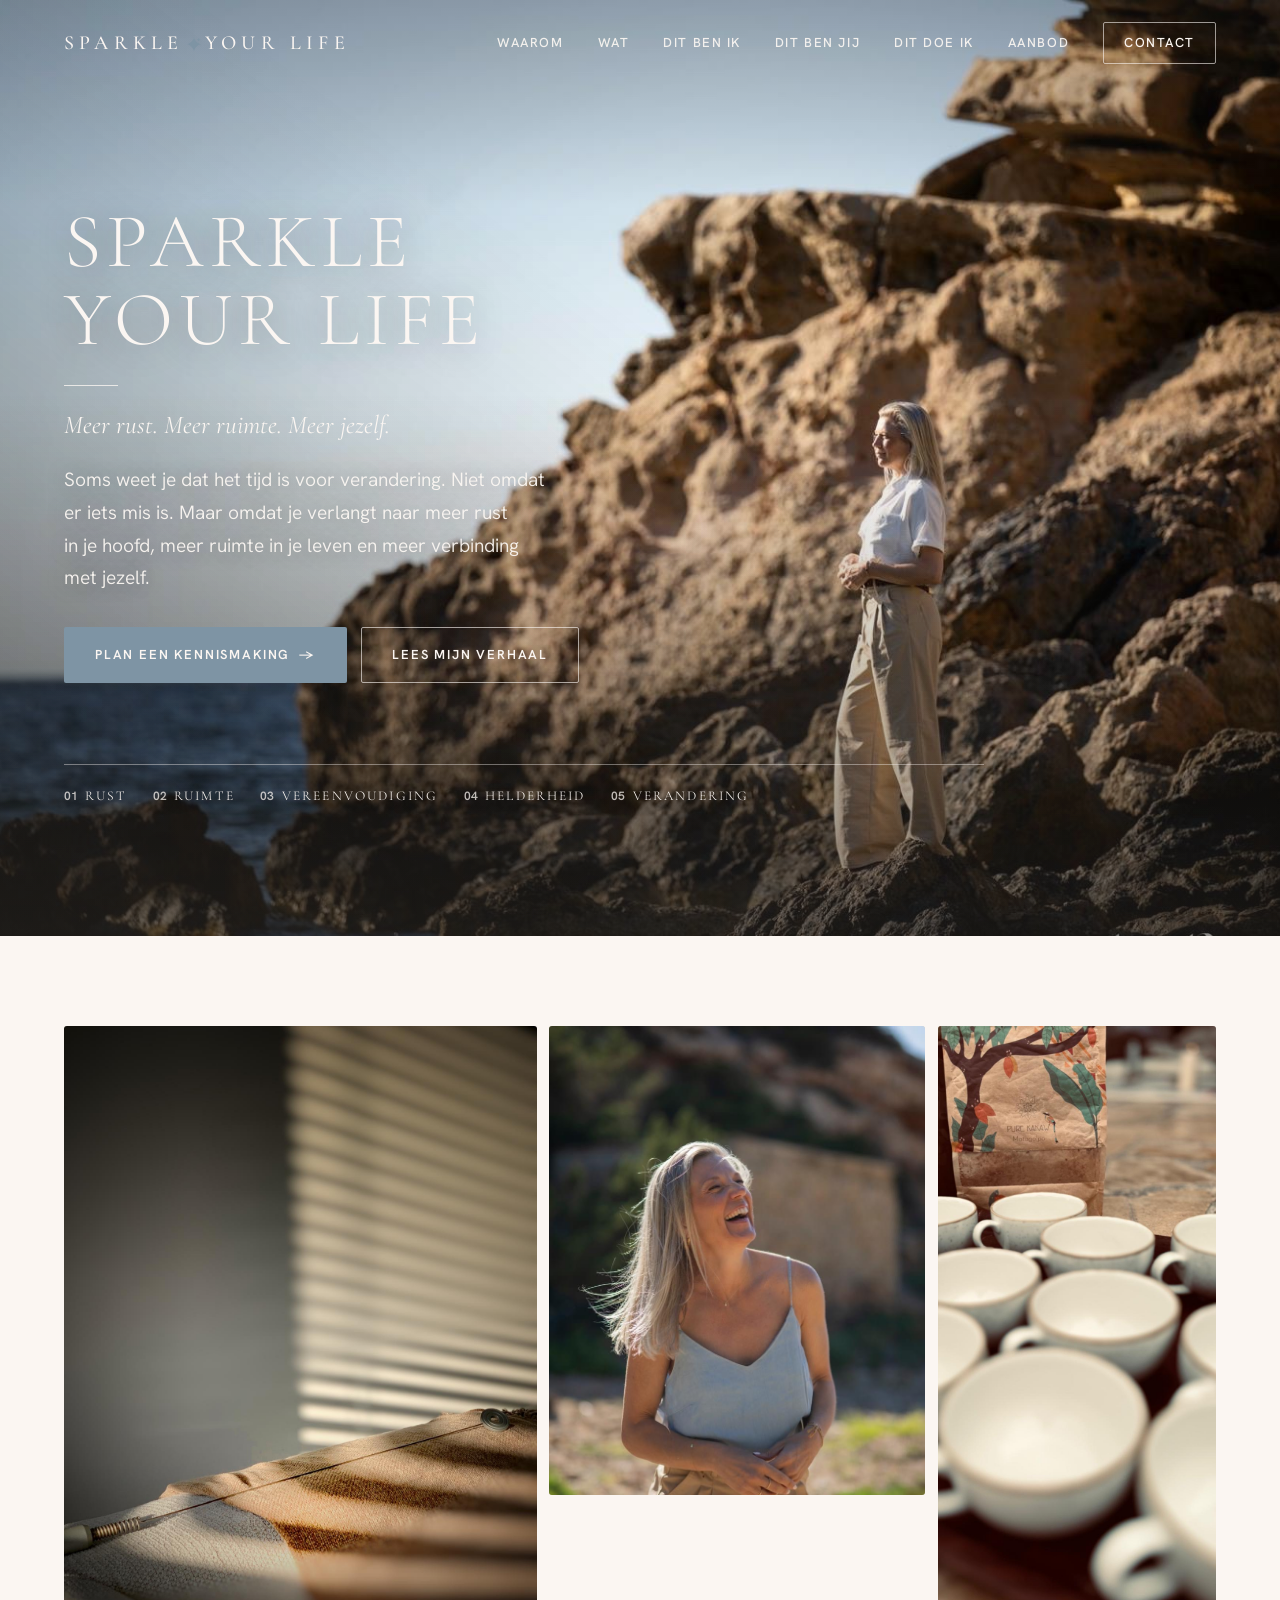
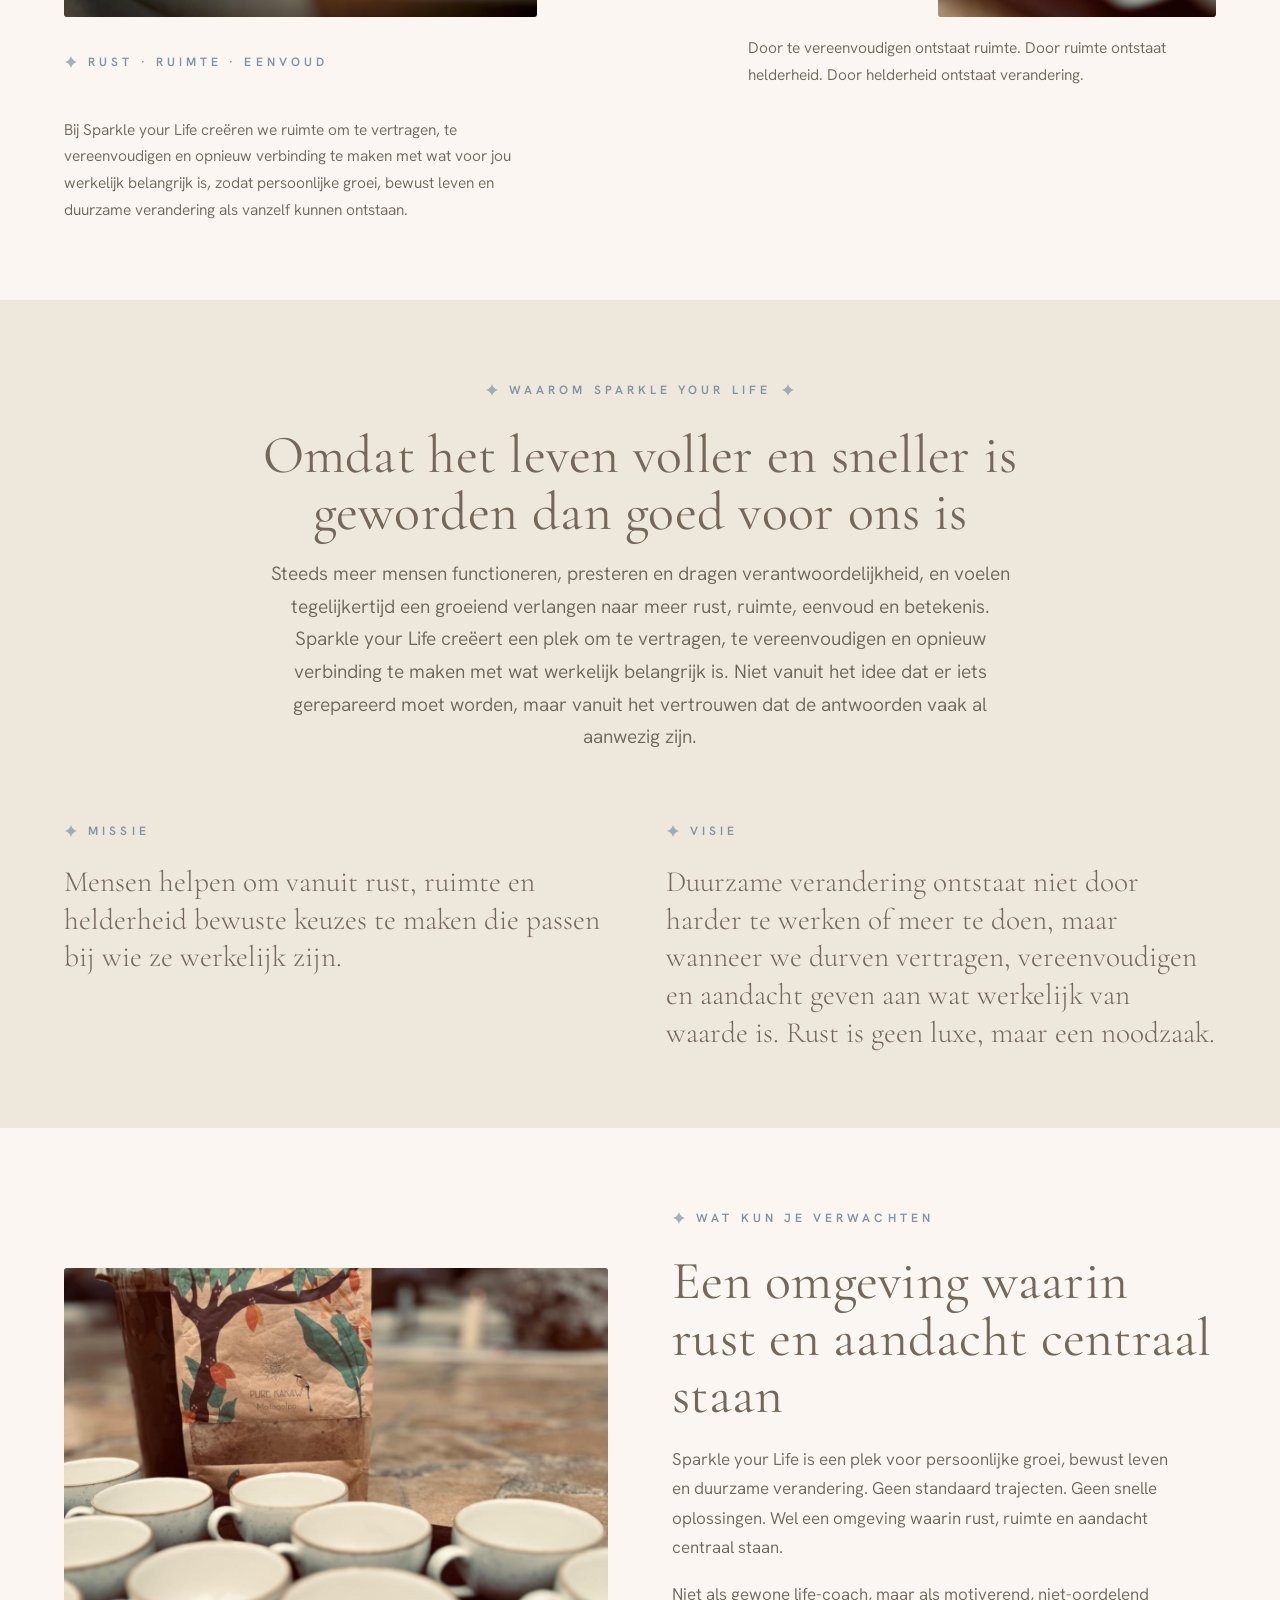
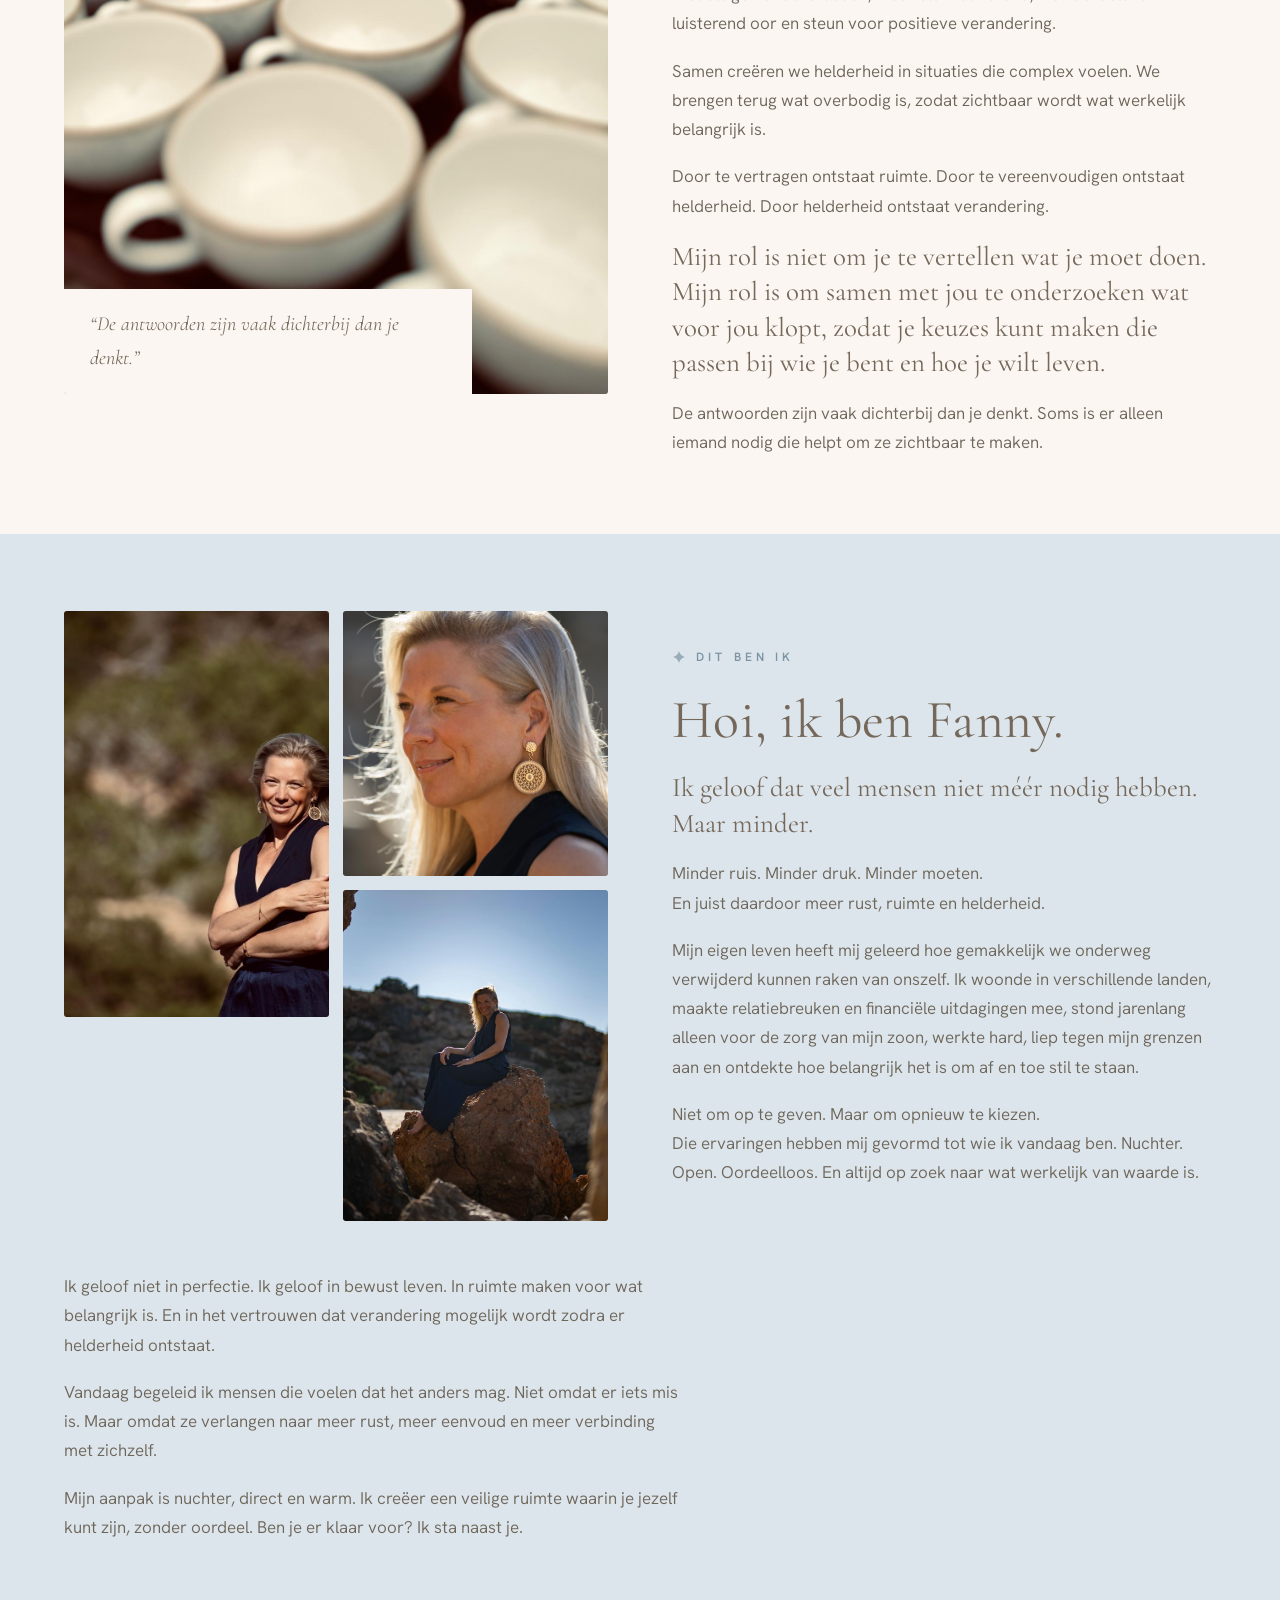
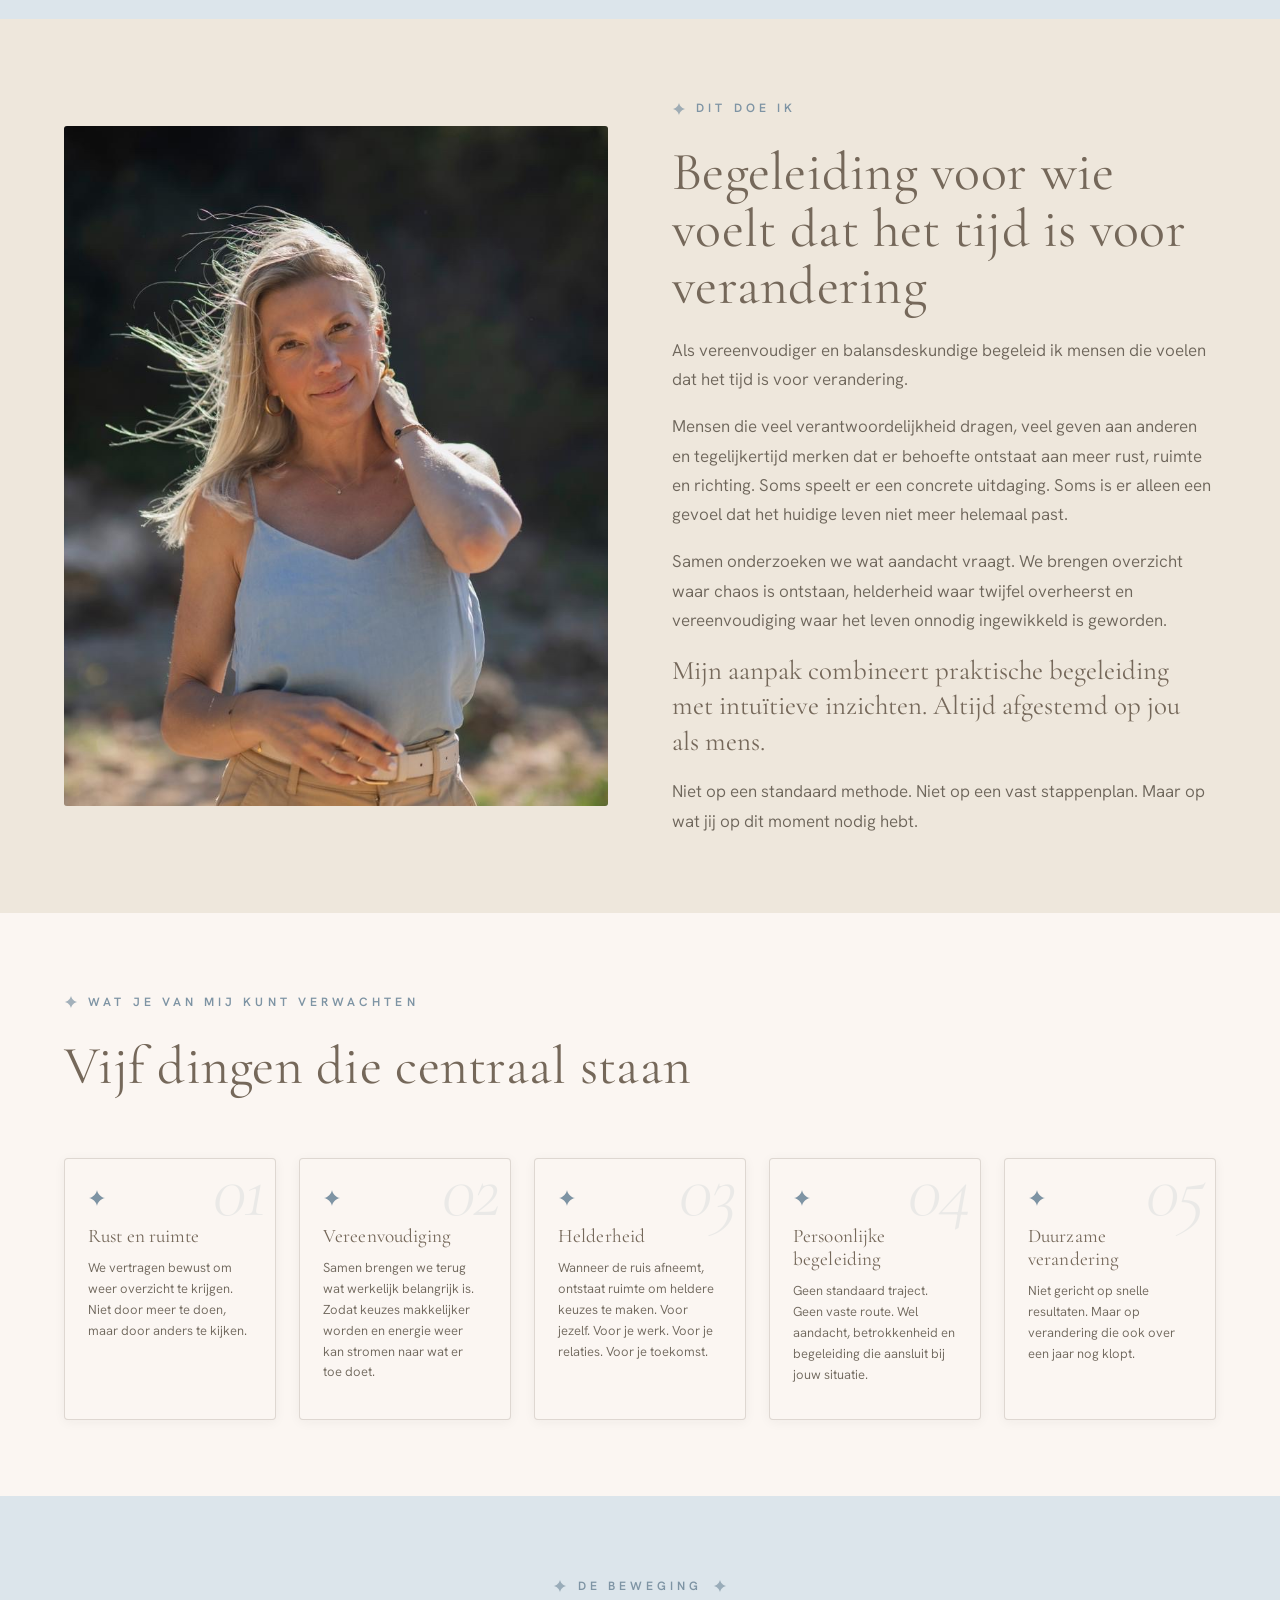
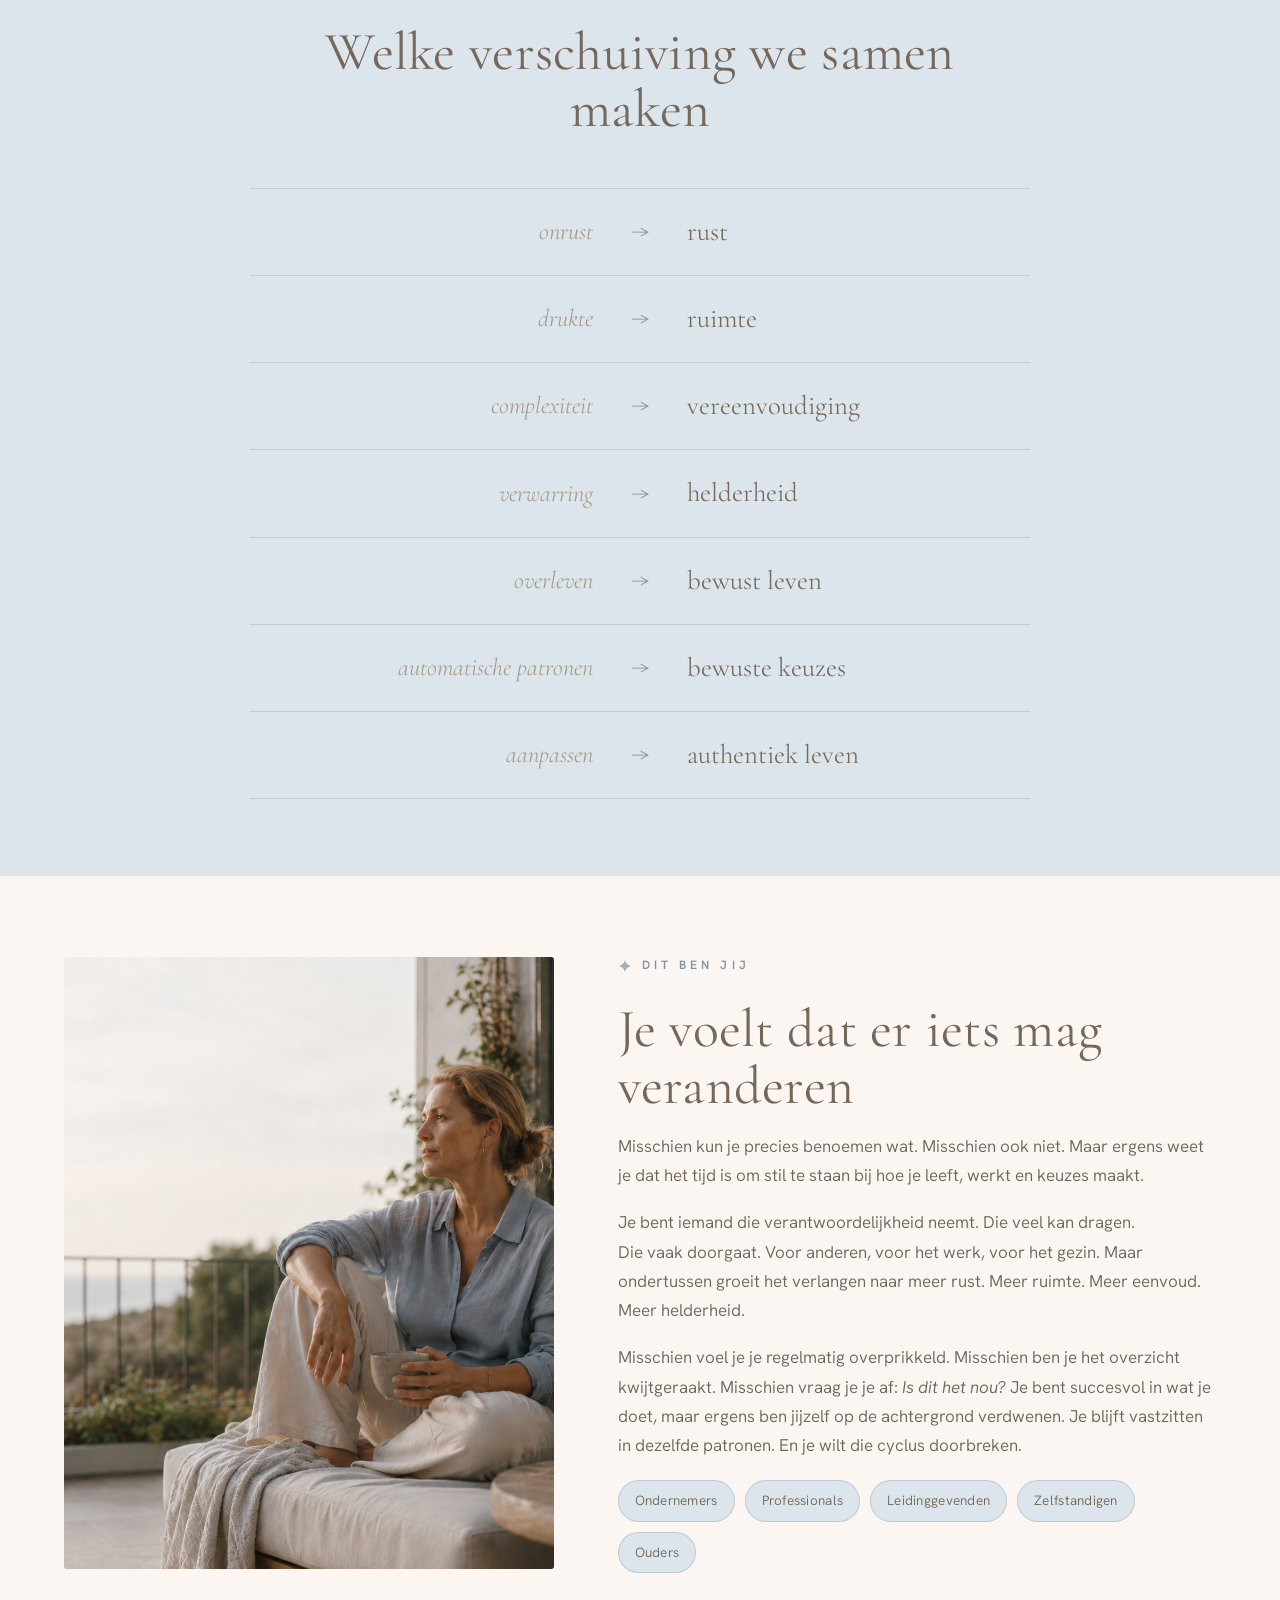
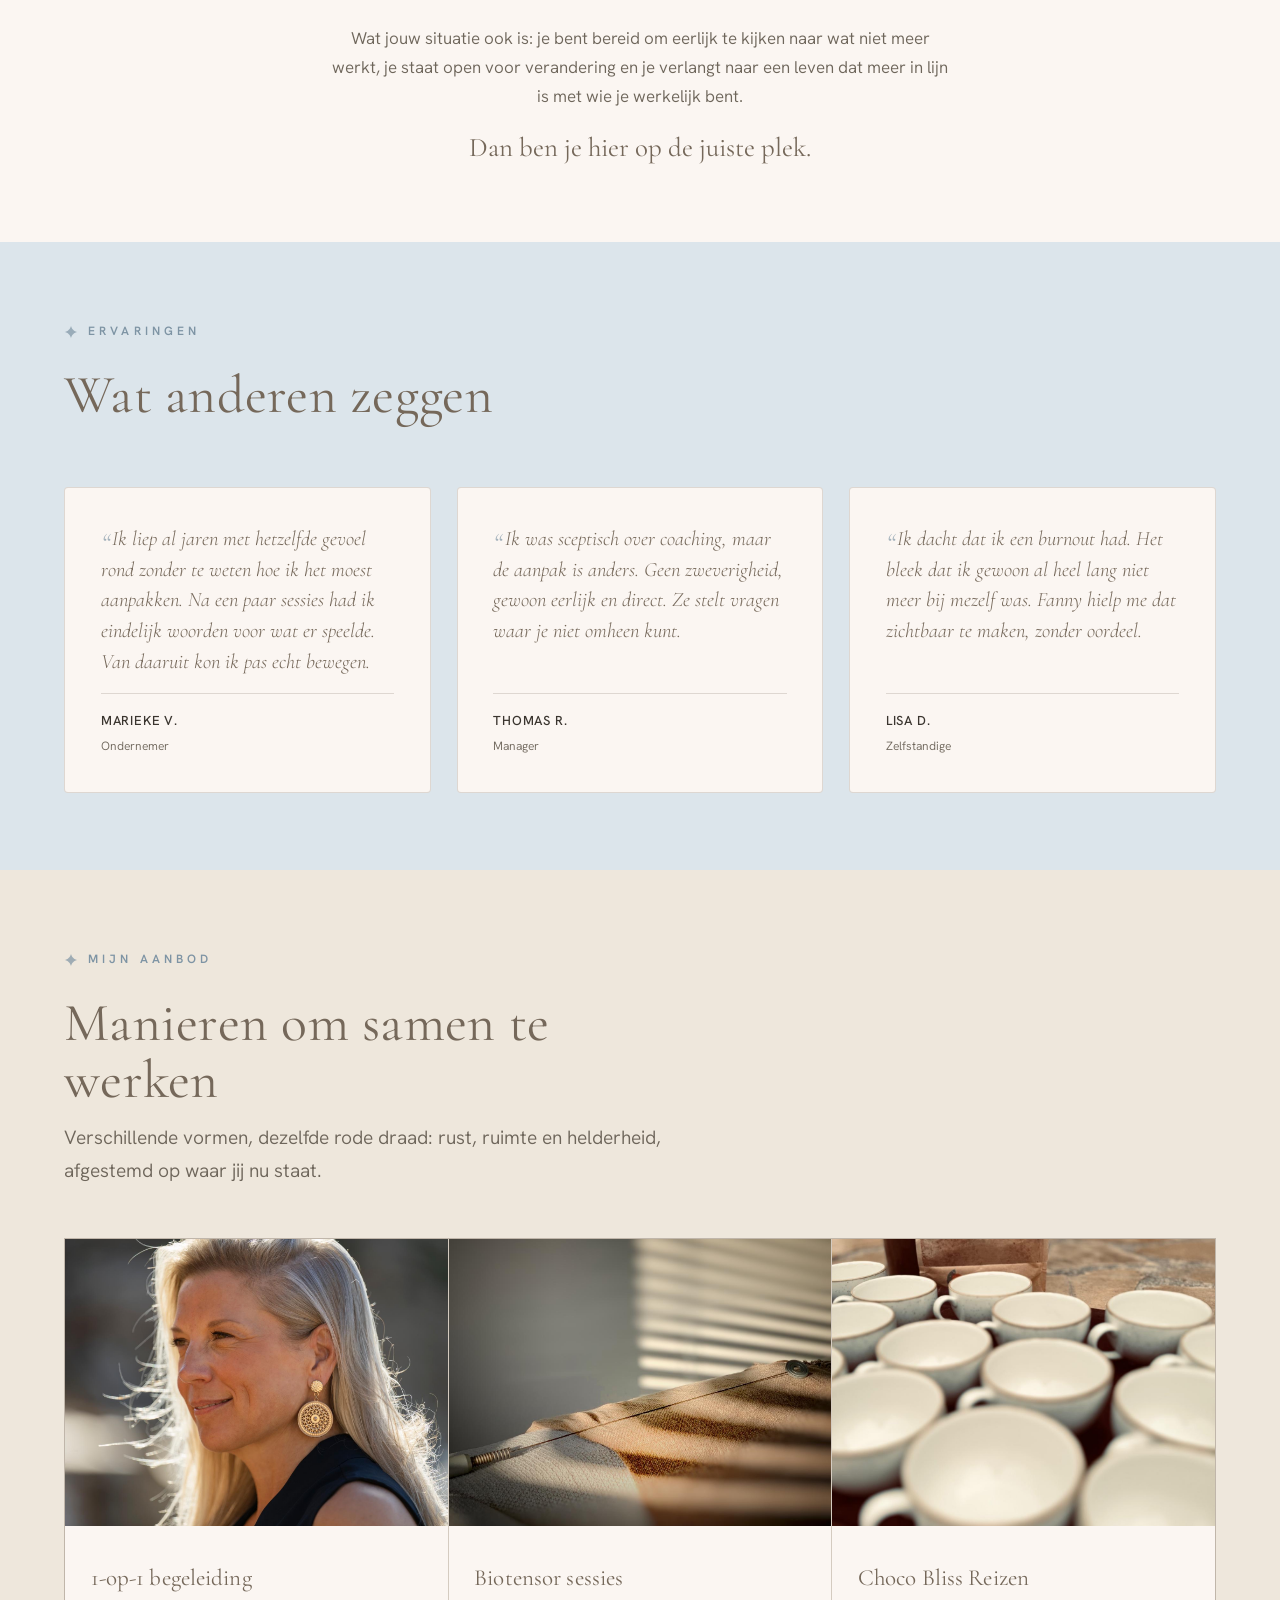
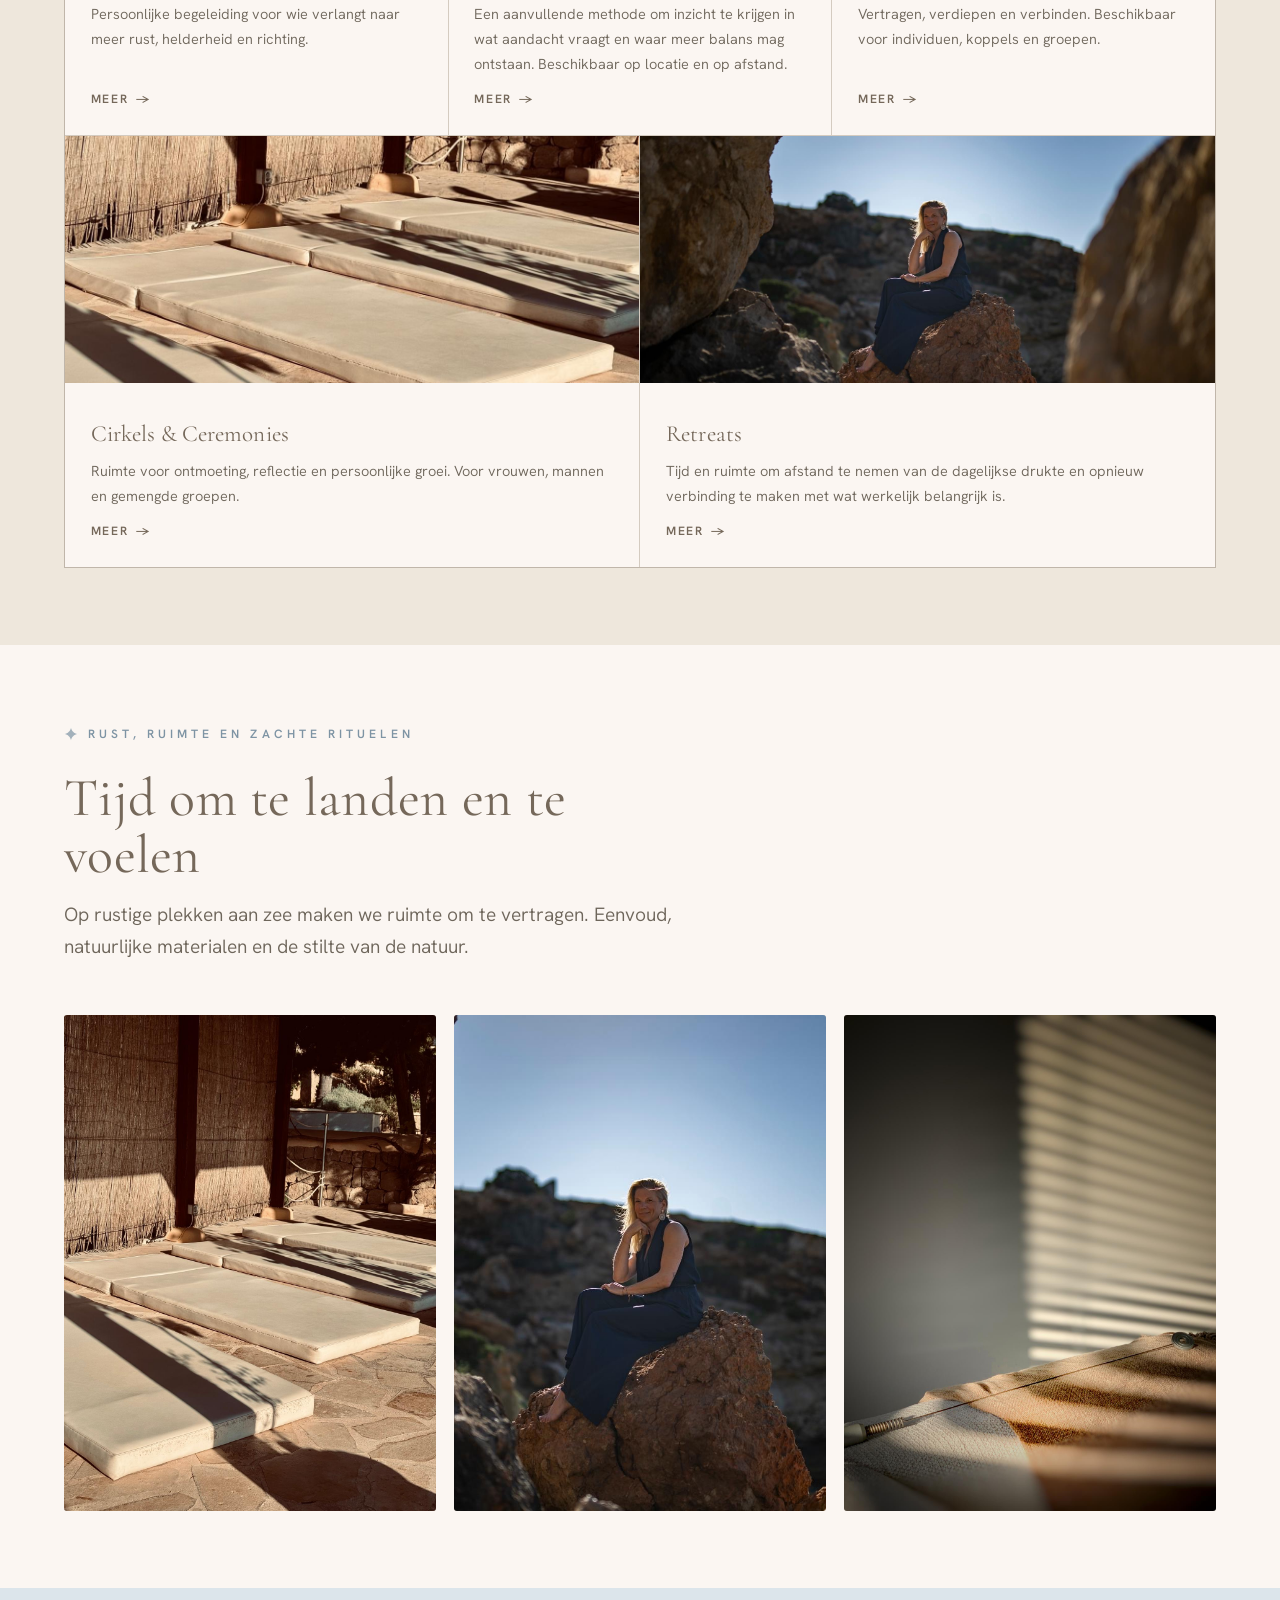
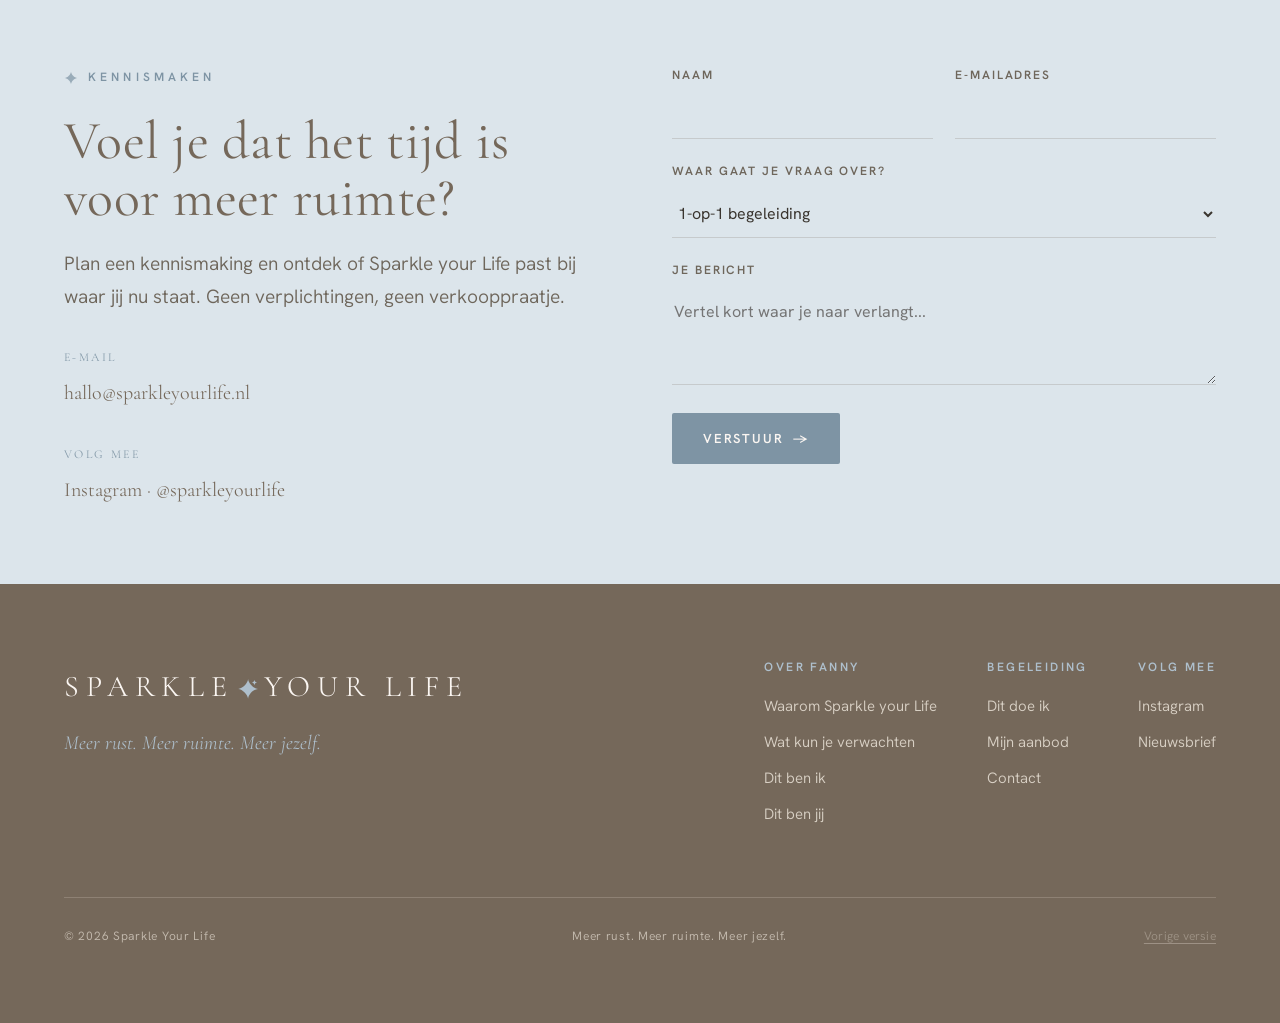
<file: index.html>
<!DOCTYPE html>
<html lang="nl">
<head>
<meta charset="UTF-8" />
<meta name="viewport" content="width=device-width, initial-scale=1" />
<title>Sparkle Your Life · Meer rust. Meer ruimte. Meer jezelf.</title>
<meta name="description" content="Sparkle Your Life. Ruimte om te vertragen, te vereenvoudigen en opnieuw verbinding te maken met wat werkelijk belangrijk is." />
<link rel="icon" href="data:image/svg+xml,%3Csvg xmlns='http://www.w3.org/2000/svg' viewBox='0 0 28 28'%3E%3Cpath d='M14 3C14.5 8 19 12.5 24 13 19 13.5 14.5 18 14 23 13.5 18 9 13.5 4 13 9 12.5 13.5 8 14 3Z' fill='%237E94A4'/%3E%3C/svg%3E" />
<meta property="og:title" content="Sparkle Your Life" />
<meta property="og:description" content="Meer rust. Meer ruimte. Meer jezelf." />
<meta property="og:type" content="website" />
<meta property="og:image" content="img/hero-zee.jpg" />
<link rel="preconnect" href="https://fonts.googleapis.com" />
<link rel="preconnect" href="https://fonts.gstatic.com" crossorigin />
<link href="https://fonts.googleapis.com/css2?family=Cormorant+Garamond:ital,wght@0,300;0,400;0,500;1,400;1,500&family=Hanken+Grotesk:wght@300;400;500;600&display=swap" rel="stylesheet" />
<link rel="stylesheet" href="styles.css" />
<style>
/* ---------- V8: sparkle-logo ---------- */
.brand .spark,.footer-brand .spark{display:inline-flex;align-items:center;justify-content:center;margin:0 .14em;vertical-align:middle;line-height:1;}
.brand .spark .spk{width:.8em;height:.8em;overflow:visible;display:block;transform:translateY(-.04em);}
.footer-brand .spark .spk{width:.74em;height:.74em;overflow:visible;display:block;transform:translateY(-.04em);}
.spk path{fill:currentColor;}
.spk .spk-main{transform-origin:14px 14px;animation:spkPulse 5s ease-in-out infinite;}
.spk .spk-mini{transform-origin:22px 6px;animation:spkMini 5s ease-in-out infinite;}
@keyframes spkPulse{0%,100%{opacity:.82;transform:scale(.95);}50%{opacity:1;transform:scale(1.05);}}
@keyframes spkMini{0%,100%{opacity:.35;transform:scale(.5);}42%{opacity:1;transform:scale(1);}78%{opacity:.45;transform:scale(.6);}}

/* ---------- V8: full-bleed hero leesbaarheid (desktop) ---------- */
@media (min-width:881px){
  .hero-bleed-content{justify-content:flex-end;gap:clamp(56px,9vh,120px);padding-block:clamp(110px,14vh,150px) clamp(34px,4vw,54px);}
  .hb-top{max-width:640px;}
  .hero-bleed-scrim{
    background:
      linear-gradient(to top, rgba(40,37,33,.5) 0%, rgba(40,37,33,.2) 30%, rgba(40,37,33,0) 58%),
      linear-gradient(to top right, rgba(40,37,33,.42) 0%, rgba(40,37,33,.08) 40%, rgba(40,37,33,0) 58%),
      linear-gradient(to bottom, rgba(40,37,33,.26) 0%, rgba(40,37,33,0) 22%);
  }
  .hb-top .hero-title{color:var(--chalk);text-shadow:0 2px 34px rgba(30,27,24,.42);}
  .hb-top .hero-rule{background:rgba(251,246,242,.78);}
  .hb-top .hero-tag{color:var(--chalk);}
  .hb-top .lead{color:rgba(251,246,242,.94);text-shadow:0 1px 22px rgba(30,27,24,.34);}
  .hero-cta .btn-ghost{color:var(--chalk);border-color:rgba(251,246,242,.62);}
  .hero-cta .btn-ghost:hover{background:rgba(251,246,242,.16);border-color:#fff;color:#fff;}
  .hb-words{border-top-color:rgba(251,246,242,.4);}
  .hb-words span{color:var(--chalk);text-shadow:0 1px 18px rgba(30,27,24,.4);}
  .hb-words span b{color:rgba(251,246,242,.74);}
  .site-header:not(.scrolled) .brand{color:var(--chalk);}
  .site-header:not(.scrolled) .nav a{color:rgba(251,246,242,.92);}
  .site-header:not(.scrolled) .nav a:hover{color:#fff;}
  .site-header:not(.scrolled) .nav a::after{background:#fff;}
  .site-header:not(.scrolled) .nav .nav-cta{border-color:rgba(251,246,242,.6);color:var(--chalk);}
  .site-header:not(.scrolled) .nav .nav-cta:hover{background:rgba(251,246,242,.18);color:#fff;border-color:#fff;}
}

/* ---------- V8: kleine content-helpers in V1-stijl ---------- */
.prose{max-width:62ch;}
.prose p{color:var(--ink-soft);}
.prose p + p{margin-top:18px;}
.prose .big{font-family:var(--serif);font-size:clamp(21px,2.1vw,29px);line-height:1.32;color:var(--walnut);font-weight:400;}
.loose{display:block;}

/* pijlers — kaart-stijl met serif-nummer */
.pijlers{display:grid;grid-template-columns:repeat(5,1fr);gap:clamp(14px,1.8vw,26px);margin-top:clamp(46px,5vw,72px);}
.pijler{
  position:relative;overflow:hidden;
  background:var(--chalk);
  border:1px solid var(--line);
  border-radius:4px;
  padding:clamp(22px,2.4vw,34px) clamp(18px,1.8vw,26px) clamp(24px,2.6vw,36px);
  box-shadow:0 2px 12px rgba(40,37,33,.05);
}
/* groot decoratief nummer rechtsboven */
.pijler .pn{
  position:absolute;top:-6px;right:10px;
  font-family:var(--serif);font-weight:300;font-style:italic;
  font-size:clamp(60px,6vw,88px);line-height:1;
  color:var(--mist-deep);opacity:.13;
  pointer-events:none;user-select:none;
  letter-spacing:-.02em;
}
/* sparkle ster */
.pijler .pk{display:block;width:18px;height:18px;margin-bottom:18px;background-image:url("data:image/svg+xml,%3Csvg xmlns='http://www.w3.org/2000/svg' viewBox='0 0 28 28'%3E%3Cpath d='M14 1.5C14.5 7.1 20.9 13.5 26.5 14 20.9 14.5 14.5 20.9 14 26.5 13.5 20.9 7.1 14.5 1.5 14 7.1 13.5 13.5 7.1 14 1.5Z' fill='%237E94A4'/%3E%3C/svg%3E");background-repeat:no-repeat;background-position:left center;background-size:contain;animation:kickGlint 3.8s ease-in-out infinite;}
.pijler:nth-child(2) .pk{animation-delay:.5s;}
.pijler:nth-child(3) .pk{animation-delay:1s;}
.pijler:nth-child(4) .pk{animation-delay:1.5s;}
.pijler:nth-child(5) .pk{animation-delay:2s;}
.pijler h3{font-size:clamp(17px,1.5vw,21px);margin-bottom:10px;line-height:1.2;}
.pijler p{color:var(--ink-soft);font-size:13px;line-height:1.6;}
@media (prefers-reduced-motion:reduce){.pijler .pk{animation:none;}}

/* missie / visie */
.duo{display:grid;grid-template-columns:1fr 1fr;gap:clamp(26px,4vw,64px);margin-top:clamp(46px,5vw,76px);}
.duo .statement{font-family:var(--serif);font-weight:300;font-size:clamp(22px,2.3vw,31px);line-height:1.28;color:var(--walnut);margin-top:16px;}

/* van → naar */
.beweging{max-width:780px;margin:clamp(40px,4vw,60px) auto 0;}
.bw-row{display:grid;grid-template-columns:1fr auto 1fr;align-items:center;gap:clamp(16px,3vw,46px);padding:clamp(14px,1.6vw,20px) 0;border-top:1px solid var(--line);}
.bw-row:last-child{border-bottom:1px solid var(--line);}
.bw-row .from{font-family:var(--serif);font-style:italic;font-size:clamp(18px,1.9vw,25px);color:var(--driftwood);text-align:right;}
.bw-row .ar{color:var(--mist-deep);font-size:16px;}
.bw-row .to{font-family:var(--serif);font-size:clamp(20px,2.1vw,28px);color:var(--walnut);}
/* per-regel inschuiven: 'van' van links, 'naar' van rechts (verschuiving) */
.bw-row.reveal{opacity:1;transform:none;}
.bw-row .from,.bw-row .ar,.bw-row .to{opacity:0;transition:opacity .8s ease,transform .95s cubic-bezier(.2,.7,.2,1);}
.bw-row .from{transform:translateX(-32px);}
.bw-row .to{transform:translateX(32px);}
.bw-row .ar{transition-delay:.16s;}
.bw-row.in .from,.bw-row.in .ar,.bw-row.in .to{opacity:1;transform:none;}
.bw-row:nth-child(2) .from,.bw-row:nth-child(2) .to{transition-delay:.05s;}
.bw-row:nth-child(2) .ar{transition-delay:.21s;}
.bw-row:nth-child(3) .from,.bw-row:nth-child(3) .to{transition-delay:.10s;}
.bw-row:nth-child(3) .ar{transition-delay:.26s;}
.bw-row:nth-child(4) .from,.bw-row:nth-child(4) .to{transition-delay:.15s;}
.bw-row:nth-child(4) .ar{transition-delay:.31s;}
.bw-row:nth-child(5) .from,.bw-row:nth-child(5) .to{transition-delay:.20s;}
.bw-row:nth-child(5) .ar{transition-delay:.36s;}
.bw-row:nth-child(6) .from,.bw-row:nth-child(6) .to{transition-delay:.25s;}
.bw-row:nth-child(6) .ar{transition-delay:.41s;}
.bw-row:nth-child(7) .from,.bw-row:nth-child(7) .to{transition-delay:.30s;}
.bw-row:nth-child(7) .ar{transition-delay:.46s;}
@media (prefers-reduced-motion:reduce){.bw-row .from,.bw-row .ar,.bw-row .to{opacity:1!important;transform:none!important;}}

/* chips */
.chips{display:flex;flex-wrap:wrap;gap:10px;margin-top:20px;}
.chips span{font-size:13.5px;letter-spacing:.02em;color:var(--walnut);background:var(--mist-soft);border:1px solid var(--line-mist);padding:8px 16px;border-radius:999px;}

/* aanbod: nette 3 + 2 */
@media (min-width:881px){
  .aanbod-grid{grid-template-columns:repeat(6,1fr);}
  .aanbod-cell{grid-column:span 2;}
  .aanbod-cell:nth-child(4){grid-column:1 / span 3;}
  .aanbod-cell:nth-child(5){grid-column:4 / span 3;}
  .aanbod-cell:nth-child(4) .ac-img,.aanbod-cell:nth-child(5) .ac-img{aspect-ratio:21/9;}
}

@media (max-width:880px){
  .pijlers{grid-template-columns:1fr 1fr;}
  .duo{grid-template-columns:1fr;}
}
@media (max-width:560px){
  .pijlers{grid-template-columns:1fr;}
}
@media (prefers-reduced-motion:reduce){
  .spk .spk-main,.spk .spk-mini{animation:none;opacity:1;}
}

/* hero words: 1 regel op desktop, iets kleiner indien nodig */
@media (min-width:881px){
  .hb-words{flex-wrap:nowrap;gap:0 clamp(14px,2vw,40px);}
  .hb-words span{font-size:clamp(11px,1.05vw,15px);white-space:nowrap;}
}

/* hover animaties: subtiele lift op tekst-elementen */
.hb-words span{transition:color .22s ease,transform .22s ease;cursor:default;}
.hb-words span:hover{color:var(--driftwood,#b0896a);transform:translateY(-3px);}
.pijler{transition:transform .28s ease,box-shadow .28s ease,border-color .28s ease;}
.pijler:hover{transform:translateY(-5px);box-shadow:0 10px 32px rgba(40,37,33,.10);border-color:var(--mist-deep);}
.aanbod-cell{transition:transform .28s ease,box-shadow .28s ease;}
.aanbod-cell:hover{transform:translateY(-6px);box-shadow:0 12px 36px rgba(40,37,33,.10);}
.bw-row{transition:background .2s;}
.bw-row:hover .from,.bw-row:hover .to{color:var(--walnut);}
@media (prefers-reduced-motion:reduce){
  .hb-words span,.pijler,.aanbod-cell,.bw-row{transition:none;}
}

/* ervaringen */
.ervaringen{display:grid;grid-template-columns:repeat(3,1fr);gap:clamp(16px,2vw,32px);margin-top:clamp(40px,5vw,64px);}
.ervaring{background:var(--chalk);border:1px solid var(--line);border-radius:4px;padding:clamp(24px,2.8vw,38px);display:flex;flex-direction:column;gap:16px;}
.ervaring-quote{font-family:var(--serif);font-size:clamp(17px,1.6vw,21px);line-height:1.5;color:var(--walnut);font-weight:300;font-style:italic;}
.ervaring-quote::before{content:'\201C';font-size:1.4em;line-height:0;vertical-align:-.24em;margin-right:.08em;color:var(--mist-deep);opacity:.7;}
.ervaring-meta{margin-top:auto;padding-top:16px;border-top:1px solid var(--line);}
.ervaring-naam{font-size:var(--fs-sm);font-weight:500;letter-spacing:.06em;text-transform:uppercase;color:var(--ink);}
.ervaring-label{font-size:var(--fs-xs);color:var(--ink-soft);margin-top:3px;}
@media(max-width:880px){.ervaringen{grid-template-columns:1fr;}}

/* ---------- V8: sparkle i.p.v. streep bij sectietitels ---------- */
.kicker::before,.kicker.center::after{
  width:14px!important;height:14px!important;background:transparent!important;
  background-image:url("data:image/svg+xml,%3Csvg xmlns='http://www.w3.org/2000/svg' viewBox='0 0 28 28'%3E%3Cpath d='M14 1.5C14.5 7.1 20.9 13.5 26.5 14 20.9 14.5 14.5 20.9 14 26.5 13.5 20.9 7.1 14.5 1.5 14 7.1 13.5 13.5 7.1 14 1.5Z' fill='%237E94A4'/%3E%3C/svg%3E")!important;
  background-repeat:no-repeat;background-position:center;background-size:contain;
  animation:kickGlint 3.6s ease-in-out infinite;
}
@keyframes kickGlint{0%,100%{opacity:.45;transform:scale(.8);}50%{opacity:1;transform:scale(1.06);}}

/* ---------- V8: één rustige foto-animatie (fade + lichte inzoom) ---------- */
.kb img{opacity:0;transform:scale(1.07);transition:opacity 1.2s ease,transform 2s cubic-bezier(.2,.7,.2,1);}
.kb.kb-in img{opacity:1;transform:scale(1);}

/* ---------- V8: aanbod met subtiele foto, zonder nummers ---------- */
.aanbod-cell{padding:0!important;min-height:0!important;overflow:hidden;}
.ac-img{aspect-ratio:4/3;overflow:hidden;background:var(--sandstone);}
.ac-img img{width:100%;height:100%;object-fit:cover;}
.aanbod-cell:nth-child(2) .ac-img img{object-position:center 92%;}
.ac-body{padding:clamp(24px,2vw,32px);display:flex;flex-direction:column;gap:12px;flex:1;}
.ac-body h3{font-size:clamp(23px,1.7vw,27px);}
.ac-body p{color:var(--ink-soft);font-size:14.5px;flex:1;}

@media (prefers-reduced-motion:reduce){
  .kicker::before,.kicker.center::after{animation:none;}
  .kb img{opacity:1!important;transform:none!important;transition:none!important;}
}
</style>
</head>
<body>

<template id="__bundler_thumbnail">
<svg xmlns="http://www.w3.org/2000/svg" viewBox="0 0 100 100"><rect width="100" height="100" fill="#EEE7DC"/><path d="M50 18C51.5 38 62 48.5 82 50 62 51.5 51.5 62 50 82 48.5 62 38 51.5 18 50 38 48.5 48.5 38 50 18Z" fill="#7E94A4"/></svg>
</template>

<!-- ===================== HEADER ===================== -->
<header class="site-header">
  <a href="#top" class="brand">Sparkle<span class="spark" aria-hidden="true"><svg class="spk" viewBox="0 0 28 28"><path class="spk-main" d="M14 1.5C14.5 7.1 20.9 13.5 26.5 14 20.9 14.5 14.5 20.9 14 26.5 13.5 20.9 7.1 14.5 1.5 14 7.1 13.5 13.5 7.1 14 1.5Z"/><path class="spk-mini" d="M22 2.5C22.16 4.4 23.6 5.84 25.5 6 23.6 6.16 22.16 7.6 22 9.5 21.84 7.6 20.4 6.16 18.5 6 20.4 5.84 21.84 4.4 22 2.5Z"/></svg></span>Your Life</a>
  <nav class="nav">
    <a href="#waarom">Waarom</a>
    <a href="#wat">Wat</a>
    <a href="#ditbenik">Dit ben ik</a>
    <a href="#ditbenjij">Dit ben jij</a>
    <a href="#ditdoeik">Dit doe ik</a>
    <a href="#aanbod">Aanbod</a>
    <a href="#contact" class="nav-cta">Contact</a>
  </nav>
  <button class="menu-btn" aria-label="Menu"><span></span><span></span><span></span></button>
</header>

<div class="mobile-nav">
  <button class="close" aria-label="Sluiten">&times;</button>
  <a href="#waarom">Waarom Sparkle your Life</a>
  <a href="#wat">Wat kun je verwachten</a>
  <a href="#ditbenik">Dit ben ik</a>
  <a href="#ditbenjij">Dit ben jij</a>
  <a href="#ditdoeik">Dit doe ik</a>
  <a href="#aanbod">Aanbod</a>
  <a href="#contact">Contact</a>
</div>

<main id="top">

<!-- ===================== HERO (full-bleed) ===================== -->
<section class="hero-bleed" aria-label="Sparkle Your Life">
  <div class="hero-bleed-media"><img src="img/hero-zee.jpg" alt="Aan zee, staand op de rotsen in het ochtendlicht" /></div>
  <div class="hero-bleed-scrim"></div>
  <div class="hero-bleed-content wrap">
    <div class="hb-top reveal">
      <h1 class="hero-title">Sparkle<br />Your Life</h1>
      <div class="hero-rule"></div>
      <p class="hero-tag">Meer rust. Meer ruimte. Meer jezelf.</p>
      <p class="lead">Soms weet je dat het tijd is voor verandering. Niet omdat er iets mis is. Maar omdat je verlangt naar meer rust in je hoofd, meer ruimte in je leven en meer verbinding met jezelf.</p>
      <div class="hero-cta">
        <a href="#contact" class="btn btn-primary">Plan een kennismaking <span class="arr">→</span></a>
        <a href="#ditbenik" class="btn btn-ghost">Lees mijn verhaal</a>
      </div>
    </div>
    <div class="hb-words reveal d1">
      <span><b>01</b>Rust</span>
      <span><b>02</b>Ruimte</span>
      <span><b>03</b>Vereenvoudiging</span>
      <span><b>04</b>Helderheid</span>
      <span><b>05</b>Verandering</span>
    </div>
  </div>
</section>

<!-- ===================== SFEER GRID ===================== -->
<section class="sfeer-intro wrap" style="padding-top:clamp(56px,7vw,110px)" aria-label="Sfeer">
  <div class="sfeer-grid">
    <figure class="s-a reveal"><img src="img/sfeer-linnen.jpg" alt="Ochtendlicht over linnen" /></figure>
    <figure class="s-b reveal d1"><img src="img/lach-licht.jpg" alt="Lichtheid en plezier" /></figure>
    <div class="s-c reveal d2">
      <figure><img src="img/cacao.jpg" alt="Keramiek en cacao" /></figure>
    </div>
    <div class="sfeer-caption reveal">
      <span class="kicker">Rust · ruimte · eenvoud</span>
      <p class="muted" style="max-width:52ch;font-size:15.5px">Door te vereenvoudigen ontstaat ruimte. Door ruimte ontstaat helderheid. Door helderheid ontstaat verandering.</p>
      <p class="muted" style="max-width:52ch;font-size:15.5px;margin-top:14px">Bij Sparkle your Life creëren we ruimte om te vertragen, te vereenvoudigen en opnieuw verbinding te maken met wat voor jou werkelijk belangrijk is, zodat persoonlijke groei, bewust leven en duurzame verandering als vanzelf kunnen ontstaan.</p>
    </div>
  </div>
</section>

<!-- ===================== WAAROM + MISSIE/VISIE ===================== -->
<section id="waarom" class="bg-limestone" aria-label="Waarom Sparkle your Life">
  <div class="wrap">
    <div class="belofte-head reveal">
      <span class="kicker center">Waarom Sparkle your Life</span>
      <h2 class="h2">Omdat het leven voller en sneller is geworden dan goed voor ons is</h2>
      <p class="lead">Steeds meer mensen functioneren, presteren en dragen verantwoordelijkheid, en voelen tegelijkertijd een groeiend verlangen naar meer rust, ruimte, eenvoud en betekenis. Sparkle your Life creëert een plek om te vertragen, te vereenvoudigen en opnieuw verbinding te maken met wat werkelijk belangrijk is. Niet vanuit het idee dat er iets gerepareerd moet worden, maar vanuit het vertrouwen dat de antwoorden vaak al aanwezig zijn.</p>
    </div>
    <div class="duo">
      <div class="reveal">
        <span class="kicker">Missie</span>
        <p class="statement">Mensen helpen om vanuit rust, ruimte en helderheid bewuste keuzes te maken die passen bij wie ze werkelijk zijn.</p>
      </div>
      <div class="reveal d1">
        <span class="kicker">Visie</span>
        <p class="statement">Duurzame verandering ontstaat niet door harder te werken of meer te doen, maar wanneer we durven vertragen, vereenvoudigen en aandacht geven aan wat werkelijk van waarde is. Rust is geen luxe, maar een noodzaak.</p>
      </div>
    </div>
  </div>
</section>

<!-- ===================== WAT KUN JE VERWACHTEN ===================== -->
<section id="wat" aria-label="Wat kun je verwachten">
  <div class="wrap">
    <div class="split">
      <div class="split-img tall reveal">
        <img src="img/cacao.jpg" alt="Keramiek en cacao, rust en ritueel" />
        <span class="tag-float">“De antwoorden zijn vaak dichterbij dan je denkt.”</span>
      </div>
      <div class="split-text reveal d1">
        <span class="kicker">Wat kun je verwachten</span>
        <h2 class="h2" style="margin:18px 0 22px">Een omgeving waarin rust en aandacht centraal staan</h2>
        <div class="prose">
          <p>Sparkle your Life is een plek voor persoonlijke groei, bewust leven en duurzame verandering. Geen standaard trajecten. Geen snelle oplossingen. Wel een omgeving waarin rust, ruimte en aandacht centraal staan.</p>
          <p>Niet als gewone life-coach, maar als motiverend, niet-oordelend luisterend oor en steun voor positieve verandering.</p>
          <p>Samen creëren we helderheid in situaties die complex voelen. We brengen terug wat overbodig is, zodat zichtbaar wordt wat werkelijk belangrijk is.</p>
          <p>Door te vertragen ontstaat ruimte. Door te vereenvoudigen ontstaat helderheid. Door helderheid ontstaat verandering.</p>
          <p class="big">Mijn rol is niet om je te vertellen wat je moet doen. Mijn rol is om samen met jou te onderzoeken wat voor jou klopt, zodat je keuzes kunt maken die passen bij wie je bent en hoe je wilt leven.</p>
          <p>De antwoorden zijn vaak dichterbij dan je denkt. Soms is er alleen iemand nodig die helpt om ze zichtbaar te maken.</p>
        </div>
      </div>
    </div>
  </div>
</section>

<!-- ===================== ONZE PIJLERS ===================== -->
<!-- ===================== DIT BEN IK ===================== -->
<section id="ditbenik" class="bg-mist" aria-label="Dit ben ik">
  <div class="wrap">
    <div class="verhaal">
      <div class="verhaal-imgs reveal">
        <figure class="vi-1"><img src="img/portret-armen.jpg" alt="Portret van Fanny in het zachte middaglicht" /></figure>
        <figure class="vi-2"><img src="img/profiel-oorbel.jpg" alt="Portret in profiel" /></figure>
        <figure class="vi-3"><img src="img/rots-lucht.jpg" alt="In gedachten aan de kust" /></figure>
      </div>
      <div class="reveal d1">
        <span class="kicker">Dit ben ik</span>
        <h2 class="h2" style="margin:18px 0 22px">Hoi, ik ben Fanny.</h2>
        <div class="prose">
          <p class="big">Ik geloof dat veel mensen niet méér nodig hebben. Maar minder.</p>
          <p><span class="loose">Minder ruis. Minder druk. Minder moeten.</span>En juist daardoor meer rust, ruimte en helderheid.</p>
          <p>Mijn eigen leven heeft mij geleerd hoe gemakkelijk we onderweg verwijderd kunnen raken van onszelf. Ik woonde in verschillende landen, maakte relatiebreuken en financiële uitdagingen mee, stond jarenlang alleen voor de zorg van mijn zoon, werkte hard, liep tegen mijn grenzen aan en ontdekte hoe belangrijk het is om af en toe stil te staan.</p>
          <p><span class="loose">Niet om op te geven. Maar om opnieuw te kiezen.</span>Die ervaringen hebben mij gevormd tot wie ik vandaag ben. Nuchter. Open. Oordeelloos. En altijd op zoek naar wat werkelijk van waarde is.</p>
        </div>
      </div>
    </div>
    <div class="prose reveal" style="margin-top:clamp(40px,4vw,60px)">
      <p>Ik geloof niet in perfectie. Ik geloof in bewust leven. In ruimte maken voor wat belangrijk is. En in het vertrouwen dat verandering mogelijk wordt zodra er helderheid ontstaat.</p>
      <p>Vandaag begeleid ik mensen die voelen dat het anders mag. Niet omdat er iets mis is. Maar omdat ze verlangen naar meer rust, meer eenvoud en meer verbinding met zichzelf.</p>
      <p>Mijn aanpak is nuchter, direct en warm. Ik creëer een veilige ruimte waarin je jezelf kunt zijn, zonder oordeel. Ben je er klaar voor? Ik sta naast je.</p>
    </div>
  </div>
</section>

<!-- ===================== DIT DOE IK ===================== -->
<section id="ditdoeik" class="bg-limestone" aria-label="Dit doe ik">
  <div class="wrap">
    <div class="split rev">
      <div class="split-img reveal"><img src="img/verhaal-licht.jpg" alt="Een rustig moment in het licht" /></div>
      <div class="split-text reveal d1">
        <span class="kicker">Dit doe ik</span>
        <h2 class="h2" style="margin:18px 0 22px">Begeleiding voor wie voelt dat het tijd is voor verandering</h2>
        <div class="prose">
          <p>Als vereenvoudiger en balansdeskundige begeleid ik mensen die voelen dat het tijd is voor verandering.</p>
          <p>Mensen die veel verantwoordelijkheid dragen, veel geven aan anderen en tegelijkertijd merken dat er behoefte ontstaat aan meer rust, ruimte en richting. Soms speelt er een concrete uitdaging. Soms is er alleen een gevoel dat het huidige leven niet meer helemaal past.</p>
          <p>Samen onderzoeken we wat aandacht vraagt. We brengen overzicht waar chaos is ontstaan, helderheid waar twijfel overheerst en vereenvoudiging waar het leven onnodig ingewikkeld is geworden.</p>
          <p class="big">Mijn aanpak combineert praktische begeleiding met intuïtieve inzichten. Altijd afgestemd op jou als mens.</p>
          <p><span class="loose">Niet op een standaard methode. Niet op een vast stappenplan. Maar op wat jij op dit moment nodig hebt.</span></p>
        </div>
      </div>
    </div>
  </div>
</section>

<!-- ===================== WAT JE VAN MIJ KUNT VERWACHTEN ===================== -->
<section aria-label="Wat je van mij kunt verwachten">
  <div class="wrap">
    <div class="belofte-head reveal" style="text-align:left;margin:0;max-width:640px">
      <span class="kicker">Wat je van mij kunt verwachten</span>
      <h2 class="h2" style="margin-top:18px">Vijf dingen die centraal staan</h2>
    </div>
    <div class="pijlers">
      <div class="pijler reveal"><span class="pn" aria-hidden="true">01</span><span class="pk"></span><h3>Rust en ruimte</h3><p>We vertragen bewust om weer overzicht te krijgen. Niet door meer te doen, maar door anders te kijken.</p></div>
      <div class="pijler reveal d1"><span class="pn" aria-hidden="true">02</span><span class="pk"></span><h3>Vereenvoudiging</h3><p>Samen brengen we terug wat werkelijk belangrijk is. Zodat keuzes makkelijker worden en energie weer kan stromen naar wat er toe doet.</p></div>
      <div class="pijler reveal d2"><span class="pn" aria-hidden="true">03</span><span class="pk"></span><h3>Helderheid</h3><p>Wanneer de ruis afneemt, ontstaat ruimte om heldere keuzes te maken. Voor jezelf. Voor je werk. Voor je relaties. Voor je toekomst.</p></div>
      <div class="pijler reveal d3"><span class="pn" aria-hidden="true">04</span><span class="pk"></span><h3>Persoonlijke begeleiding</h3><p>Geen standaard traject. Geen vaste route. Wel aandacht, betrokkenheid en begeleiding die aansluit bij jouw situatie.</p></div>
      <div class="pijler reveal d4"><span class="pn" aria-hidden="true">05</span><span class="pk"></span><h3>Duurzame verandering</h3><p>Niet gericht op snelle resultaten. Maar op verandering die ook over een jaar nog klopt.</p></div>
    </div>
  </div>
</section>

<!-- ===================== DE BEWEGING (van → naar) ===================== -->
<section class="bg-mist" aria-label="De beweging">
  <div class="wrap">
    <div class="belofte-head reveal">
      <span class="kicker center">De beweging</span>
      <h2 class="h2">Welke verschuiving we samen maken</h2>
    </div>
    <div class="beweging">
      <div class="bw-row reveal"><span class="from">onrust</span><span class="ar">→</span><span class="to">rust</span></div>
      <div class="bw-row reveal"><span class="from">drukte</span><span class="ar">→</span><span class="to">ruimte</span></div>
      <div class="bw-row reveal"><span class="from">complexiteit</span><span class="ar">→</span><span class="to">vereenvoudiging</span></div>
      <div class="bw-row reveal"><span class="from">verwarring</span><span class="ar">→</span><span class="to">helderheid</span></div>
      <div class="bw-row reveal"><span class="from">overleven</span><span class="ar">→</span><span class="to">bewust leven</span></div>
      <div class="bw-row reveal"><span class="from">automatische patronen</span><span class="ar">→</span><span class="to">bewuste keuzes</span></div>
      <div class="bw-row reveal"><span class="from">aanpassen</span><span class="ar">→</span><span class="to">authentiek leven</span></div>
    </div>
  </div>
</section>

<!-- ===================== DIT BEN JIJ ===================== -->
<section id="ditbenjij" aria-label="Dit ben jij">
  <div class="wrap">
    <div class="voorwie">
      <div class="voorwie-img reveal"><img src="img/ditbenjij.png" alt="Je voelt dat er iets mag veranderen" /></div>
      <div class="reveal d1">
        <span class="kicker">Dit ben jij</span>
        <h2 class="h2" style="margin:18px 0 18px">Je voelt dat er iets mag veranderen</h2>
        <div class="prose">
          <p>Misschien kun je precies benoemen wat. Misschien ook niet. Maar ergens weet je dat het tijd is om stil te staan bij hoe je leeft, werkt en keuzes maakt.</p>
          <p>Je bent iemand die verantwoordelijkheid neemt. Die veel kan dragen. Die vaak doorgaat. Voor anderen, voor het werk, voor het gezin. Maar ondertussen groeit het verlangen naar meer rust. Meer ruimte. Meer eenvoud. Meer helderheid.</p>
          <p>Misschien voel je je regelmatig overprikkeld. Misschien ben je het overzicht kwijtgeraakt. Misschien vraag je je af: <em>Is dit het nou?</em> Je bent succesvol in wat je doet, maar ergens ben jijzelf op de achtergrond verdwenen. Je blijft vastzitten in dezelfde patronen. En je wilt die cyclus doorbreken.</p>
        </div>
        <div class="chips">
          <span>Ondernemers</span><span>Professionals</span><span>Leidinggevenden</span><span>Zelfstandigen</span><span>Ouders</span>
        </div>
      </div>
    </div>
    <div class="prose reveal" style="margin:clamp(40px,4vw,60px) auto 0;text-align:center;max-width:620px">
      <p>Wat jouw situatie ook is: je bent bereid om eerlijk te kijken naar wat niet meer werkt, je staat open voor verandering en je verlangt naar een leven dat meer in lijn is met wie je werkelijk bent.</p>
      <p class="big" style="margin-top:18px">Dan ben je hier op de juiste plek.</p>
    </div>
  </div>
</section>

<!-- ===================== ERVARINGEN ===================== -->
<section class="bg-mist" aria-label="Ervaringen">
  <div class="wrap">
    <div class="belofte-head reveal" style="text-align:left;margin:0;max-width:640px">
      <span class="kicker">Ervaringen</span>
      <h2 class="h2" style="margin-top:18px">Wat anderen zeggen</h2>
    </div>
    <div class="ervaringen">
      <div class="ervaring reveal">
        <p class="ervaring-quote">Ik liep al jaren met hetzelfde gevoel rond zonder te weten hoe ik het moest aanpakken. Na een paar sessies had ik eindelijk woorden voor wat er speelde. Van daaruit kon ik pas echt bewegen.</p>
        <div class="ervaring-meta">
          <div class="ervaring-naam">Marieke V.</div>
          <div class="ervaring-label">Ondernemer</div>
        </div>
      </div>
      <div class="ervaring reveal d1">
        <p class="ervaring-quote">Ik was sceptisch over coaching, maar de aanpak is anders. Geen zweverigheid, gewoon eerlijk en direct. Ze stelt vragen waar je niet omheen kunt.</p>
        <div class="ervaring-meta">
          <div class="ervaring-naam">Thomas R.</div>
          <div class="ervaring-label">Manager</div>
        </div>
      </div>
      <div class="ervaring reveal d2">
        <p class="ervaring-quote">Ik dacht dat ik een burnout had. Het bleek dat ik gewoon al heel lang niet meer bij mezelf was. Fanny hielp me dat zichtbaar te maken, zonder oordeel.</p>
        <div class="ervaring-meta">
          <div class="ervaring-naam">Lisa D.</div>
          <div class="ervaring-label">Zelfstandige</div>
        </div>
      </div>
    </div>
  </div>
</section>

<!-- ===================== MIJN AANBOD ===================== -->
<section id="aanbod" class="bg-limestone" aria-label="Mijn aanbod">
  <div class="wrap">
    <div class="belofte-head reveal" style="text-align:left;margin:0;max-width:600px">
      <span class="kicker">Mijn aanbod</span>
      <h2 class="h2" style="margin:18px 0 14px">Manieren om samen te werken</h2>
      <p class="lead">Verschillende vormen, dezelfde rode draad: rust, ruimte en helderheid, afgestemd op waar jij nu staat.</p>
    </div>
    <div class="aanbod-grid">
      <div class="aanbod-cell reveal"><div class="ac-img"><img src="img/profiel-oorbel.jpg" alt="1-op-1 begeleiding" /></div><div class="ac-body"><h3>1-op-1 begeleiding</h3><p>Persoonlijke begeleiding voor wie verlangt naar meer rust, helderheid en richting.</p><a class="more" href="#contact">Meer <span class="arr">→</span></a></div></div>
      <div class="aanbod-cell reveal d1"><div class="ac-img"><img src="img/sfeer-linnen.jpg" alt="Biotensor sessies" /></div><div class="ac-body"><h3>Biotensor sessies</h3><p>Een aanvullende methode om inzicht te krijgen in wat aandacht vraagt en waar meer balans mag ontstaan. Beschikbaar op locatie en op afstand.</p><a class="more" href="#contact">Meer <span class="arr">→</span></a></div></div>
      <div class="aanbod-cell reveal d2"><div class="ac-img"><img src="img/cacao.jpg" alt="Choco Bliss Reizen" /></div><div class="ac-body"><h3>Choco Bliss Reizen</h3><p>Vertragen, verdiepen en verbinden. Beschikbaar voor individuen, koppels en groepen.</p><a class="more" href="#contact">Meer <span class="arr">→</span></a></div></div>
      <div class="aanbod-cell reveal"><div class="ac-img"><img src="img/matten.jpg" alt="Cirkels en Ceremonies" /></div><div class="ac-body"><h3>Cirkels &amp; Ceremonies</h3><p>Ruimte voor ontmoeting, reflectie en persoonlijke groei. Voor vrouwen, mannen en gemengde groepen.</p><a class="more" href="#contact">Meer <span class="arr">→</span></a></div></div>
      <div class="aanbod-cell reveal d1"><div class="ac-img"><img src="img/rots-blauw.jpg" alt="Retreats aan zee" /></div><div class="ac-body"><h3>Retreats</h3><p>Tijd en ruimte om afstand te nemen van de dagelijkse drukte en opnieuw verbinding te maken met wat werkelijk belangrijk is.</p><a class="more" href="#contact">Meer <span class="arr">→</span></a></div></div>
    </div>
  </div>
</section>

<!-- ===================== SFEER BAND ===================== -->
<section class="band" aria-label="Sfeer">
  <div class="wrap">
    <div class="band-head reveal">
      <span class="kicker">Rust, ruimte en zachte rituelen</span>
      <h2 class="h2">Tijd om te landen en te voelen</h2>
      <p class="lead">Op rustige plekken aan zee maken we ruimte om te vertragen. Eenvoud, natuurlijke materialen en de stilte van de natuur.</p>
    </div>
    <div class="band-grid">
      <figure class="reveal"><img src="img/matten.jpg" alt="Buitenruimte voor de ochtendpraktijk" /></figure>
      <figure class="reveal d1"><img src="img/rots-blauw.jpg" alt="Rust aan de kust" /></figure>
      <figure class="reveal d2"><img src="img/sfeer-linnen.jpg" alt="Ochtendlicht over linnen" /></figure>
    </div>
  </div>
</section>

<!-- ===================== CONTACT ===================== -->
<section id="contact" class="bg-mist" aria-label="Contact">
  <div class="wrap">
    <div class="contact">
      <div class="contact-info reveal">
        <span class="kicker">Kennismaken</span>
        <h2 class="h2">Voel je dat het tijd is<br />voor meer ruimte?</h2>
        <p class="lead">Plan een kennismaking en ontdek of Sparkle your Life past bij waar jij nu staat. Geen verplichtingen, geen verkooppraatje.</p>
        <div class="det">
          <span class="lbl">E-mail</span>
          <a href="mailto:hallo@sparkleyourlife.nl">hallo@sparkleyourlife.nl</a>
        </div>
        <div class="det">
          <span class="lbl">Volg mee</span>
          <span>Instagram · @sparkleyourlife</span>
        </div>
      </div>
      <form id="contact-form" class="reveal d1">
        <div class="row-2">
          <div class="field"><label for="naam">Naam</label><input id="naam" name="naam" type="text" required /></div>
          <div class="field"><label for="email">E-mailadres</label><input id="email" name="email" type="email" required /></div>
        </div>
        <div class="field">
          <label for="interesse">Waar gaat je vraag over?</label>
          <select id="interesse" name="interesse">
            <option>1-op-1 begeleiding</option>
            <option>Biotensor sessies</option>
            <option>Choco Bliss Reizen</option>
            <option>Cirkels &amp; Ceremonies</option>
            <option>Retreats</option>
            <option>Iets anders</option>
          </select>
        </div>
        <div class="field"><label for="bericht">Je bericht</label><textarea id="bericht" name="bericht" placeholder="Vertel kort waar je naar verlangt..."></textarea></div>
        <button type="submit" class="btn btn-primary">Verstuur <span class="arr">→</span></button>
      </form>
    </div>
  </div>
</section>

</main>

<!-- ===================== FOOTER ===================== -->
<footer class="site-footer">
  <div class="wrap">
    <div class="footer-top">
      <div>
        <div class="footer-brand">Sparkle<span class="spark" aria-hidden="true"><svg class="spk" viewBox="0 0 28 28"><path class="spk-main" d="M14 1.5C14.5 7.1 20.9 13.5 26.5 14 20.9 14.5 14.5 20.9 14 26.5 13.5 20.9 7.1 14.5 1.5 14 7.1 13.5 13.5 7.1 14 1.5Z"/><path class="spk-mini" d="M22 2.5C22.16 4.4 23.6 5.84 25.5 6 23.6 6.16 22.16 7.6 22 9.5 21.84 7.6 20.4 6.16 18.5 6 20.4 5.84 21.84 4.4 22 2.5Z"/></svg></span>Your Life</div>
        <p class="footer-tag">Meer rust. Meer ruimte. Meer jezelf.</p>
      </div>
      <nav class="footer-nav">
        <div class="footer-col">
          <h4>Over Fanny</h4>
          <a href="#waarom">Waarom Sparkle your Life</a>
          <a href="#wat">Wat kun je verwachten</a>
          <a href="#ditbenik">Dit ben ik</a>
          <a href="#ditbenjij">Dit ben jij</a>
        </div>
        <div class="footer-col">
          <h4>Begeleiding</h4>
          <a href="#ditdoeik">Dit doe ik</a>
          <a href="#aanbod">Mijn aanbod</a>
          <a href="#contact">Contact</a>
        </div>
        <div class="footer-col">
          <h4>Volg mee</h4>
          <a href="#">Instagram</a>
          <a href="#">Nieuwsbrief</a>
        </div>
      </nav>
    </div>
    <div class="footer-bottom">
      <span>© 2026 Sparkle Your Life</span>
      <span>Meer rust. Meer ruimte. Meer jezelf.</span>
      <a href="/v2/" style="font-size:12px;opacity:.5;color:inherit;text-decoration:underline;text-underline-offset:3px;letter-spacing:.02em;">Vorige versie</a>
    </div>
  </div>
</footer>

<script>
// scroll-restauratie uitzetten: altijd bovenaan na refresh
if('scrollRestoration' in history) history.scrollRestoration='manual';
// hash uit URL verwijderen na anchor-klik zodat refresh niet naar sectie springt
document.addEventListener('click',function(e){
  const a=e.target.closest('a[href^="#"]');
  if(!a) return;
  const id=a.getAttribute('href');
  const target=document.querySelector(id);
  if(!target) return;
  e.preventDefault();
  target.scrollIntoView({behavior:'smooth'});
  history.replaceState(null,'',location.pathname+location.search);
});
// header scroll (licht boven foto, solid na hero)
const header=document.querySelector('.site-header');
const onScroll=()=>header.classList.toggle('scrolled',scrollY>window.innerHeight*0.7);
onScroll();addEventListener('scroll',onScroll,{passive:true});
// mobile nav
const mnav=document.querySelector('.mobile-nav');
document.querySelector('.menu-btn').onclick=()=>mnav.classList.add('open');
document.querySelector('.mobile-nav .close').onclick=()=>mnav.classList.remove('open');
mnav.querySelectorAll('a').forEach(a=>a.onclick=()=>mnav.classList.remove('open'));
// reveal on scroll
const io=new IntersectionObserver((es)=>{es.forEach(e=>{if(e.isIntersecting){e.target.classList.add('in');io.unobserve(e.target);}})},{threshold:.12,rootMargin:'0px 0px -7% 0px'});
document.querySelectorAll('.reveal').forEach(el=>io.observe(el));
// één rustige foto-animatie: fade + lichte inzoom zodra het beeld in beeld komt
const kbEls=[...document.querySelectorAll('.hero-bleed-media,.sfeer-grid figure,.split-img,.verhaal-imgs figure,.voorwie-img,.ac-img,.band-grid figure')];
kbEls.forEach(el=>el.classList.add('kb'));
const kbio=new IntersectionObserver((es)=>{es.forEach(e=>{if(e.isIntersecting){e.target.classList.add('kb-in');kbio.unobserve(e.target);}})},{threshold:.1,rootMargin:'0px 0px -5% 0px'});
kbEls.forEach(el=>kbio.observe(el));
// below-fold beelden lazy
document.querySelectorAll('main img').forEach((img,i)=>{if(i>0){img.loading='lazy';img.decoding='async';}});
// form
document.querySelector('#contact-form').addEventListener('submit',e=>{e.preventDefault();const b=e.target.querySelector('button[type=submit]');b.textContent='Dank je wel, ik neem contact op';b.disabled=true;e.target.reset();});
</script>
</body>
</html>
</file>
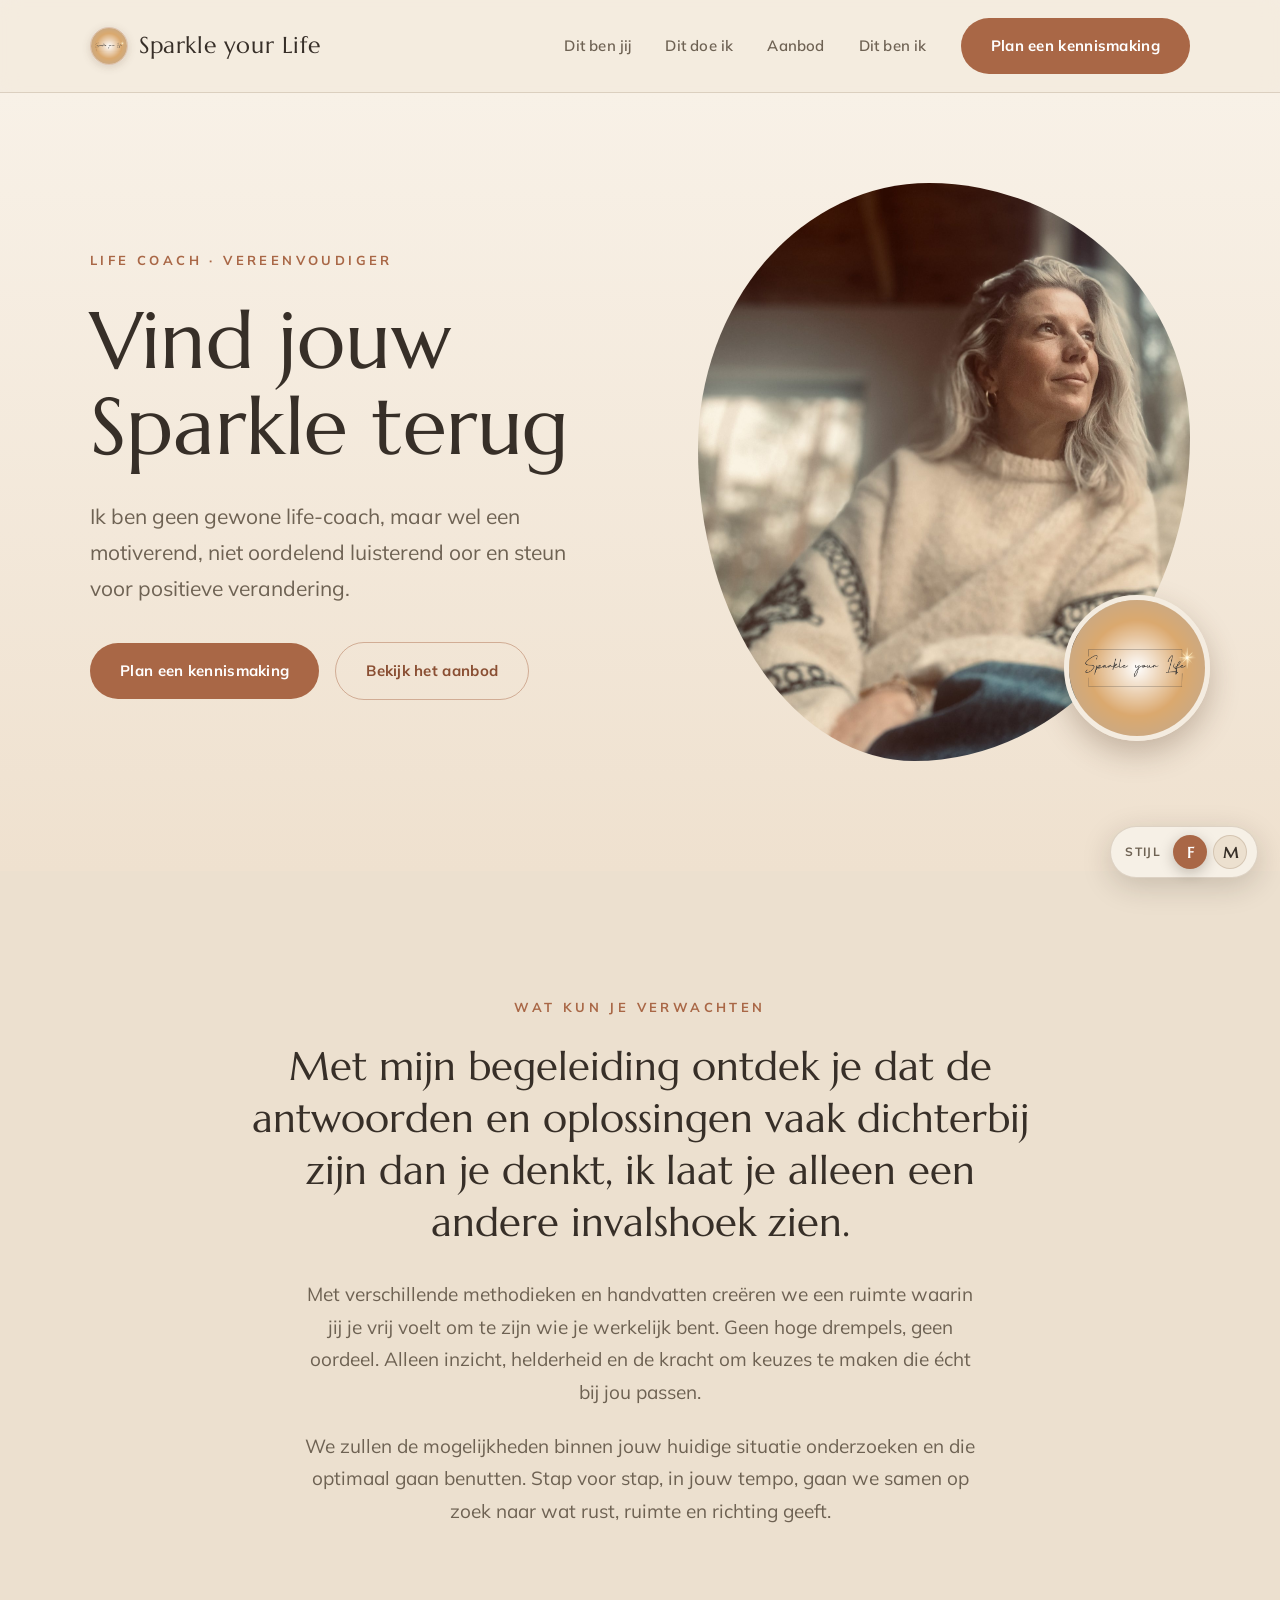
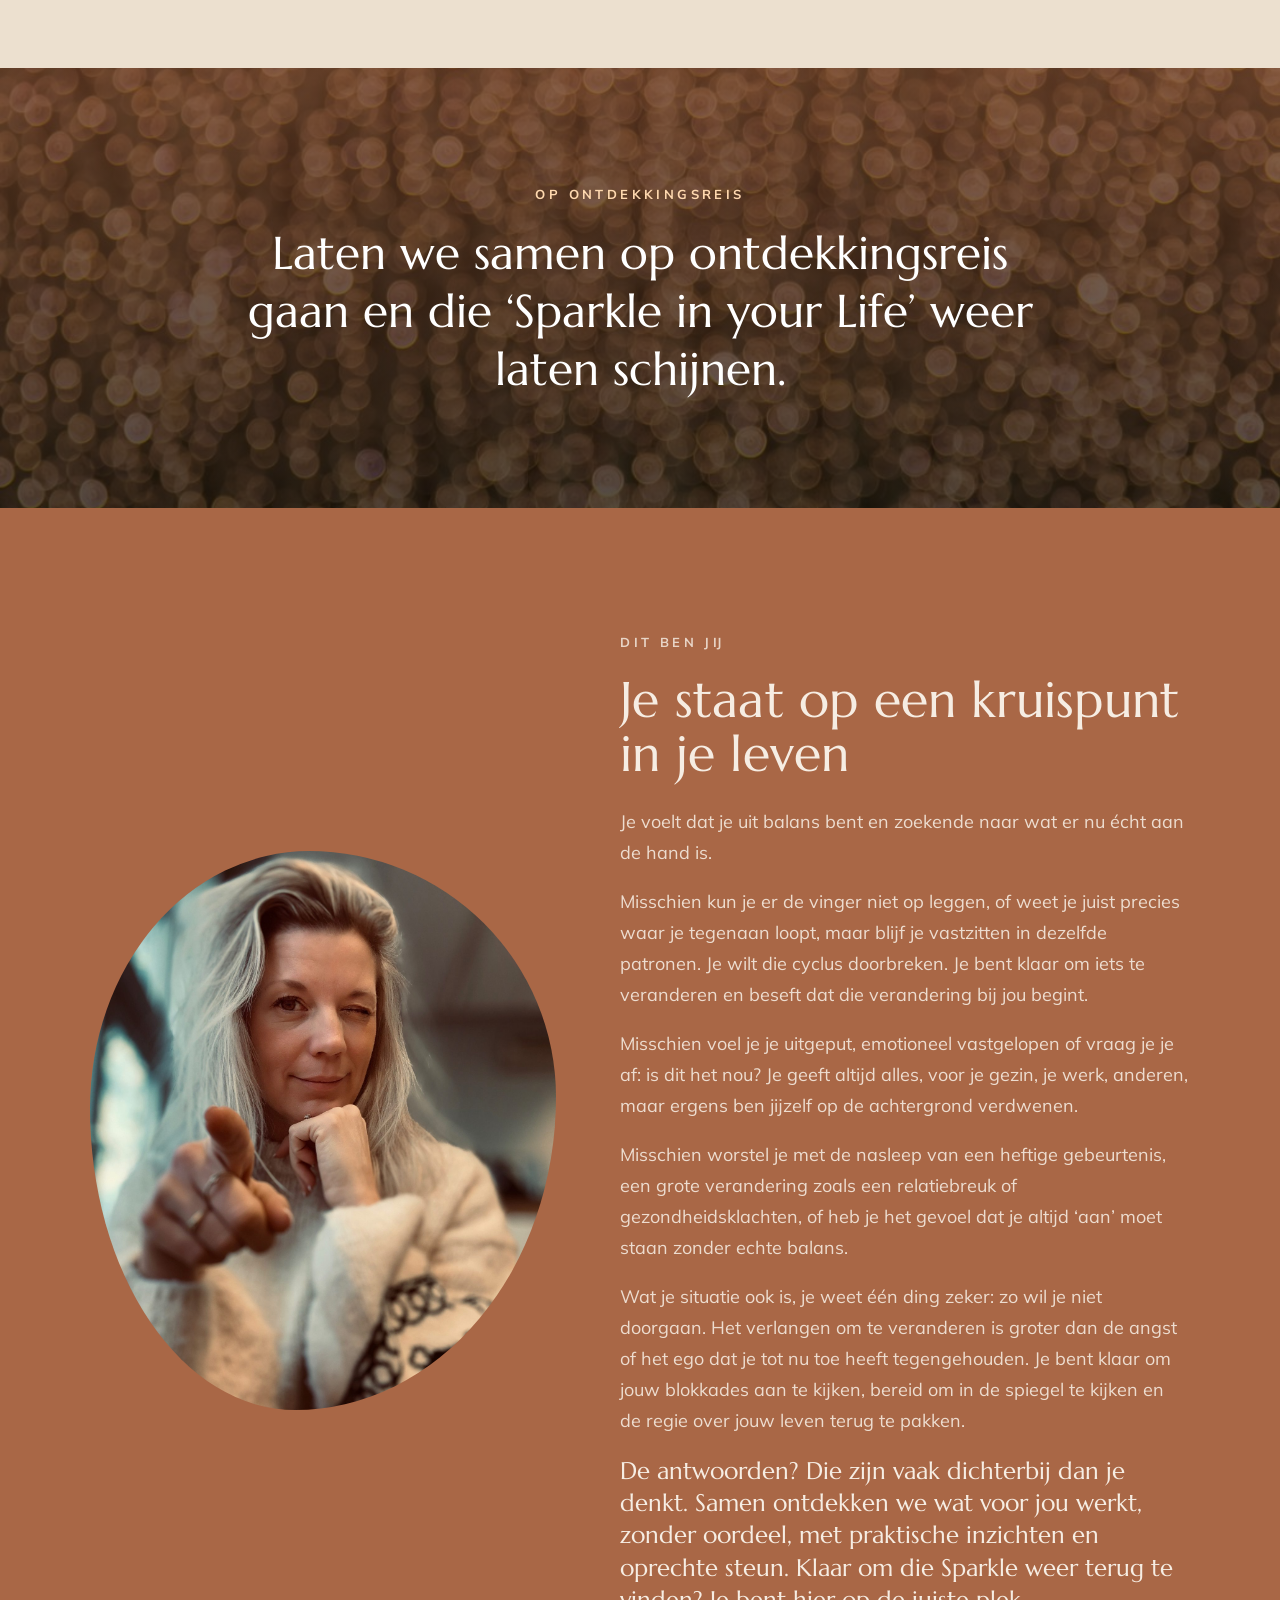
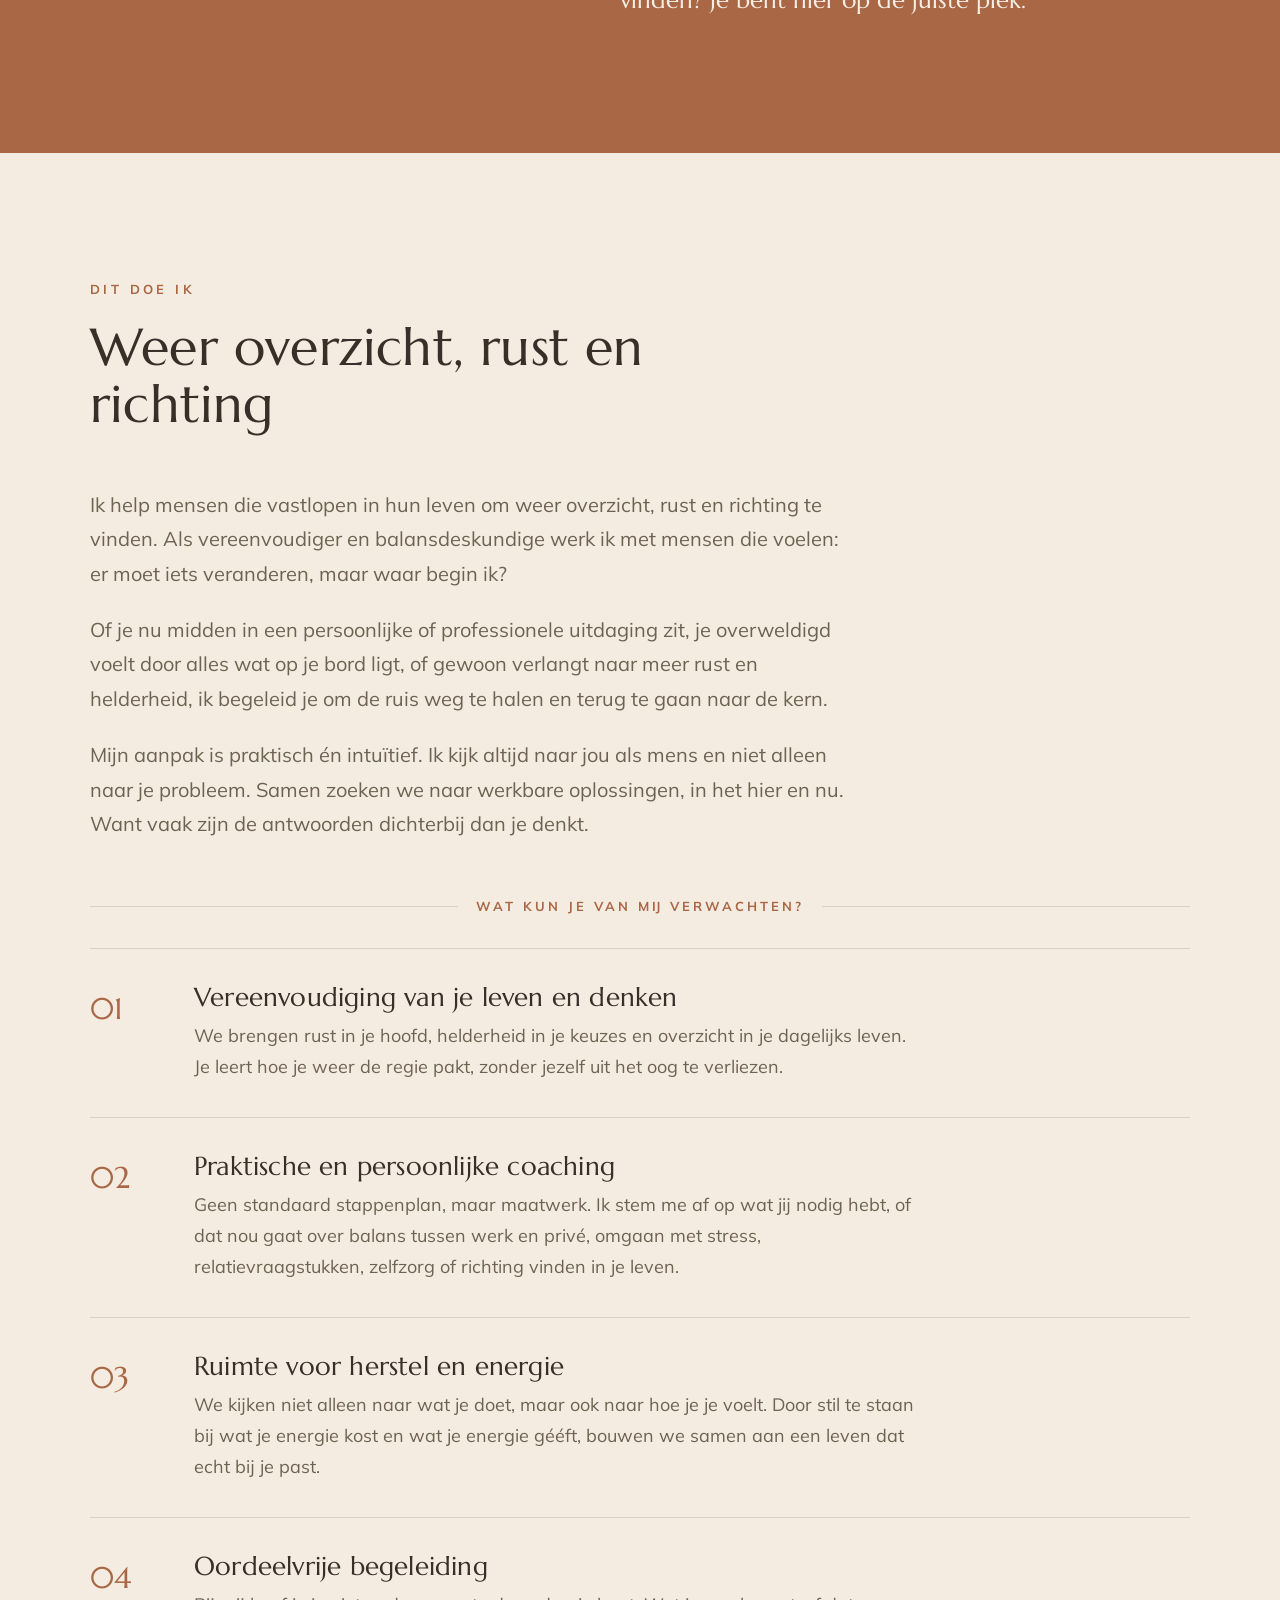
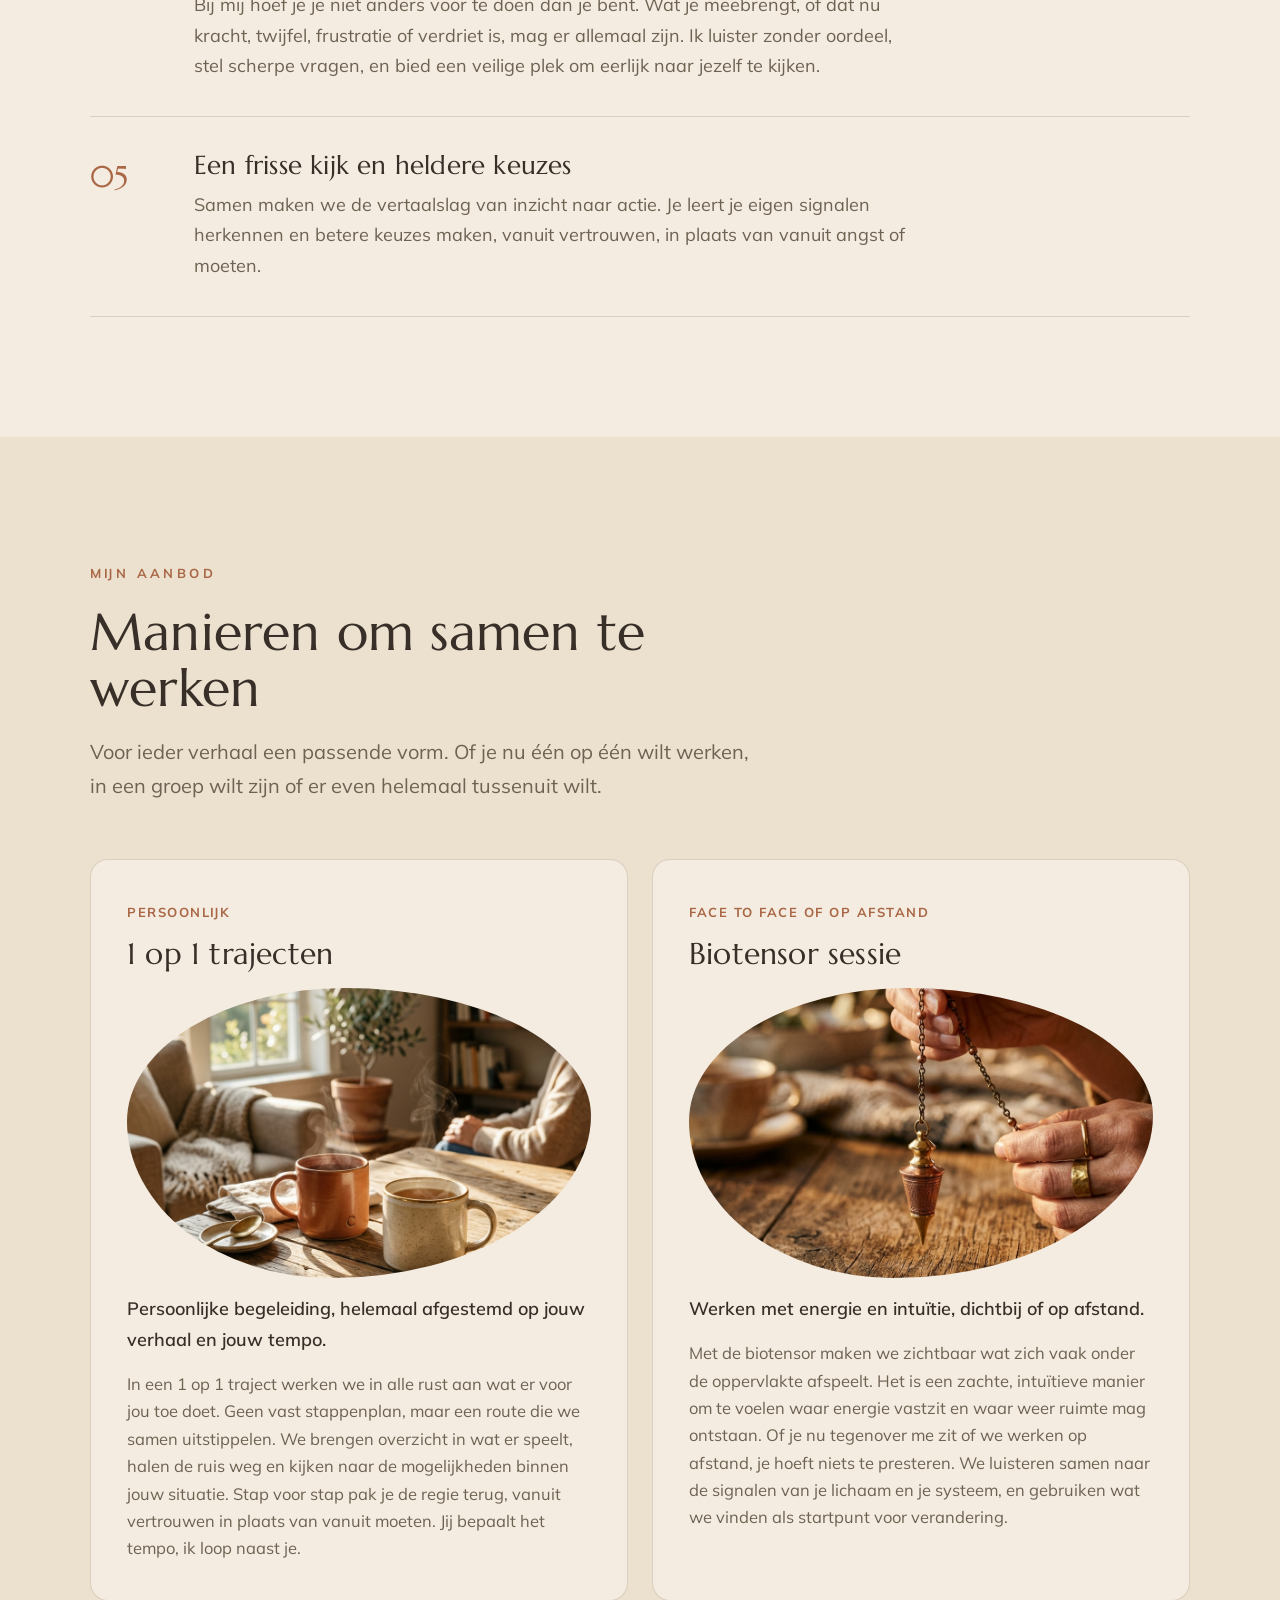
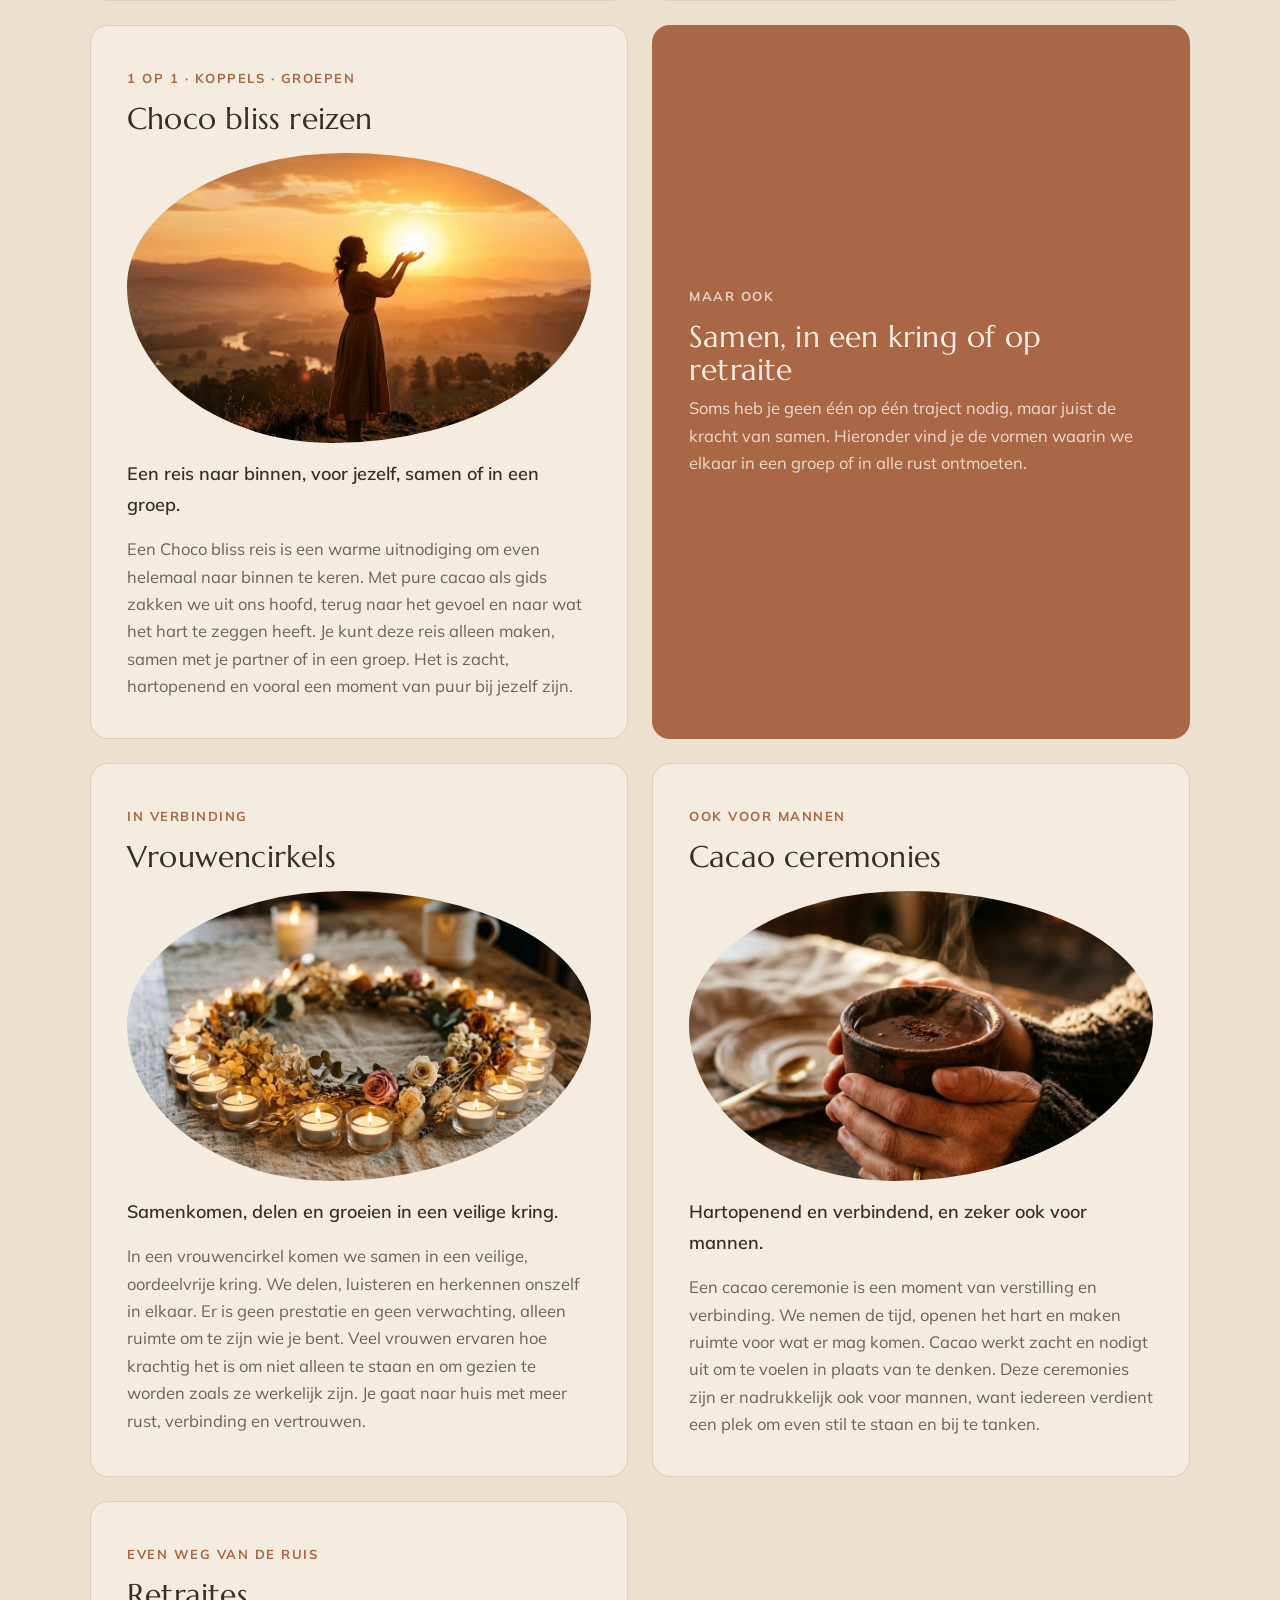
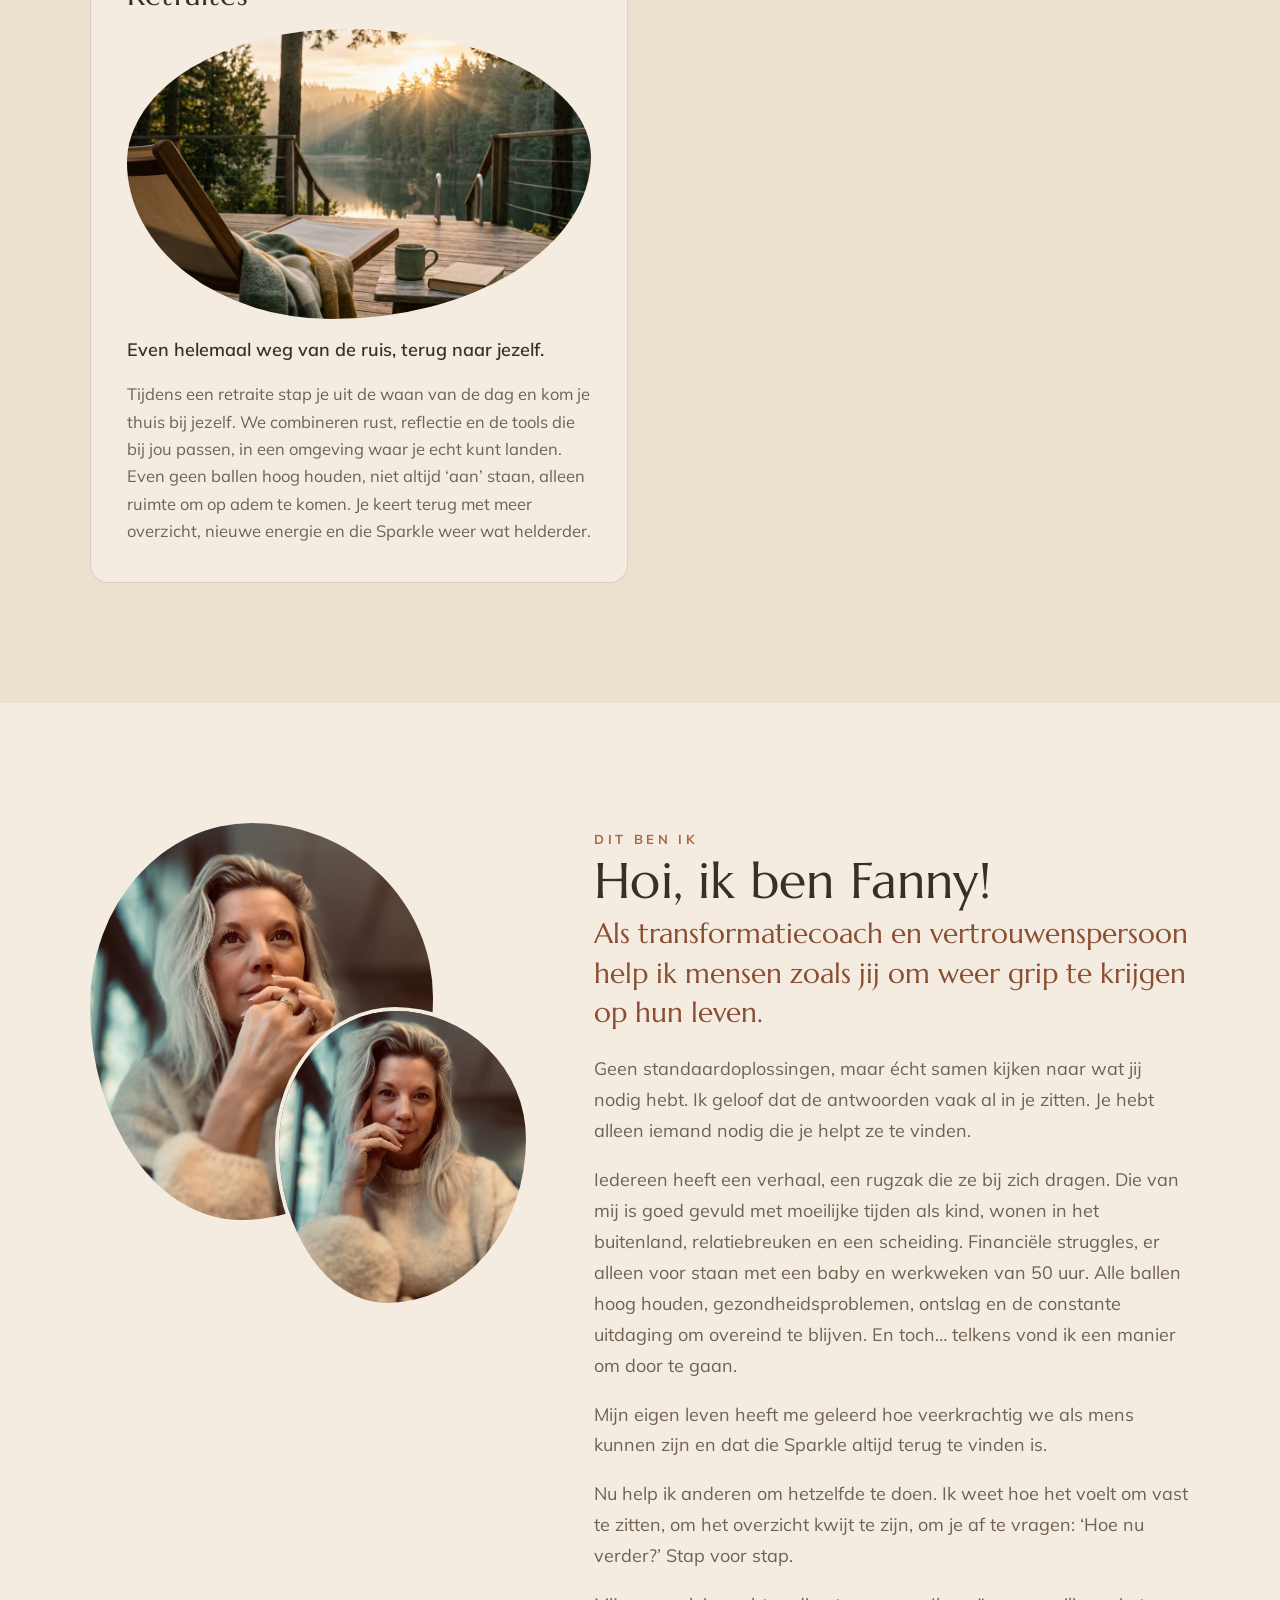
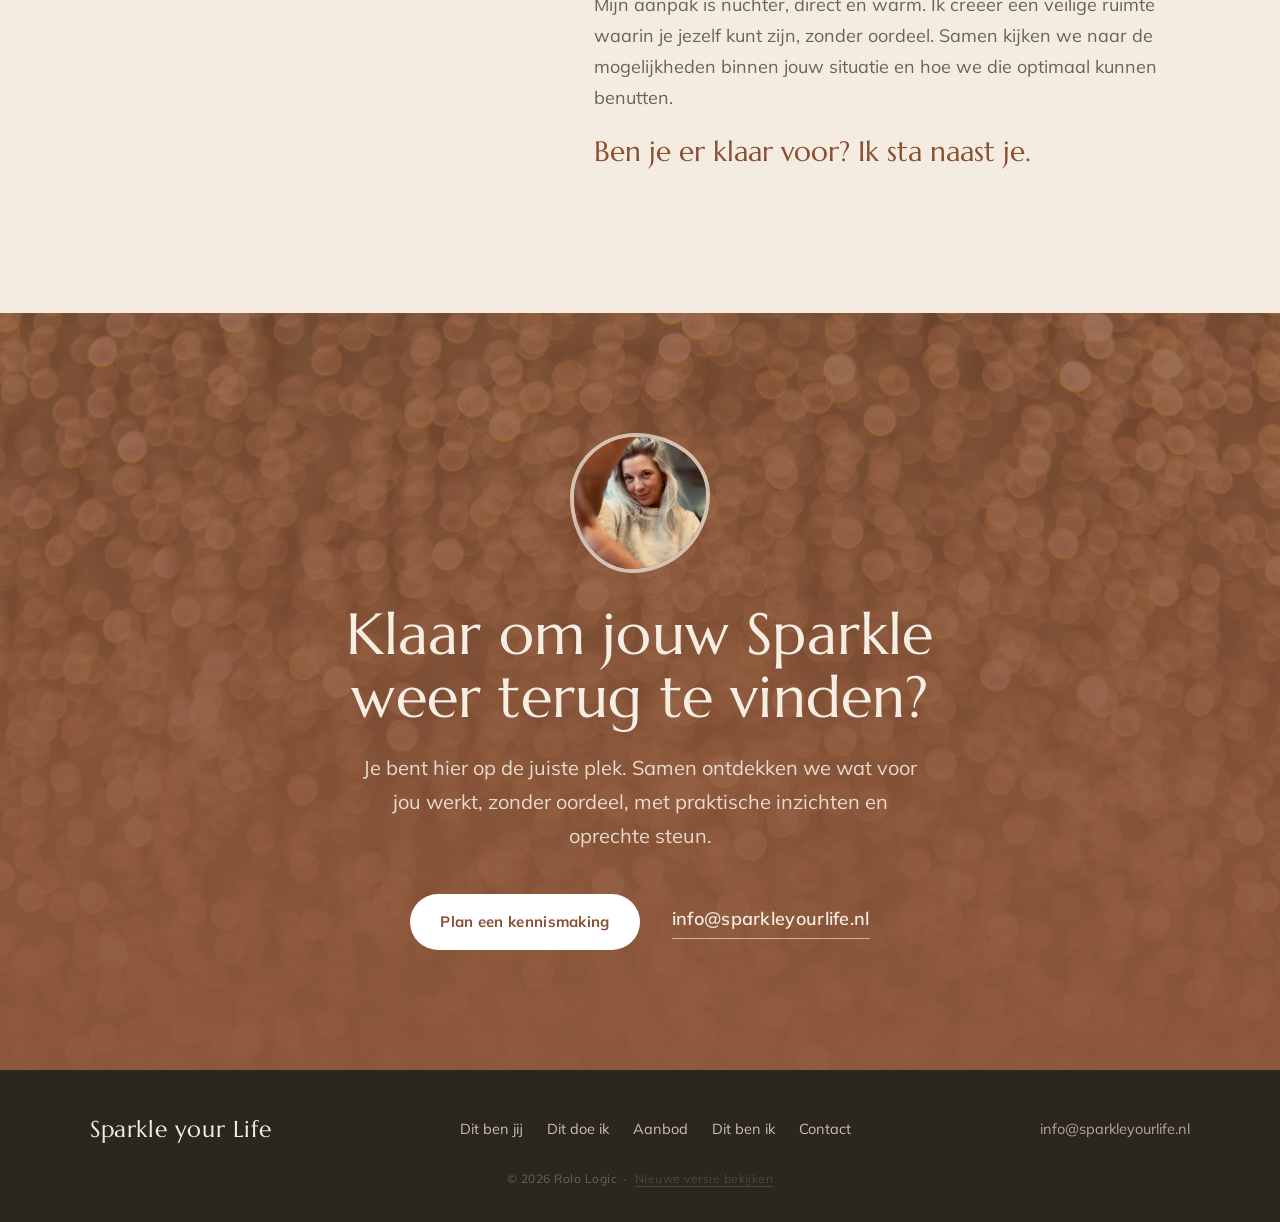
<file: v2/index.html>
<!DOCTYPE html>
<html lang="nl" data-theme="f">
<head>
<meta charset="UTF-8" />
<meta name="viewport" content="width=device-width, initial-scale=1.0" />
<title>Sparkle your Life · Fanny | Life Coach &amp; Vereenvoudiger</title>
<meta name="description" content="Vind jouw Sparkle terug met Fanny, transformatiecoach en vereenvoudiger bij Sparkle your Life. Ontdek hoe je weer overzicht, rust en richting krijgt in je leven." />
<meta name="robots" content="index, follow" />
<link rel="canonical" href="https://sparkleyourlife.nl" />

<!-- Open Graph / Facebook -->
<meta property="og:type" content="website" />
<meta property="og:url" content="https://sparkleyourlife.nl" />
<meta property="og:title" content="Sparkle your Life · Fanny | Life Coach &amp; Vereenvoudiger" />
<meta property="og:description" content="Vind jouw Sparkle terug met Fanny, transformatiecoach en vereenvoudiger bij Sparkle your Life. Ontdek hoe je weer overzicht, rust en richting krijgt in je leven." />
<meta property="og:image" content="assets/logo-sparkle.png" />

<!-- Twitter -->
<meta property="twitter:card" content="summary" />
<meta property="twitter:url" content="https://sparkleyourlife.nl" />
<meta property="twitter:title" content="Sparkle your Life · Fanny | Life Coach &amp; Vereenvoudiger" />
<meta property="twitter:description" content="Vind jouw Sparkle terug met Fanny, transformatiecoach en vereenvoudiger bij Sparkle your Life. Ontdek hoe je weer overzicht, rust en richting krijgt in je leven." />
<meta property="twitter:image" content="assets/logo-sparkle.png" />

<link rel="icon" href="assets/logo-sparkle.png" />
<link rel="preconnect" href="https://fonts.googleapis.com" />
<link rel="preconnect" href="https://fonts.gstatic.com" crossorigin />
<link href="https://fonts.googleapis.com/css2?family=Cinzel:wght@600;700;800&family=Marcellus&family=Mulish:wght@400;600;700;800&family=Newsreader:ital,opsz,wght@0,6..72,400;0,6..72,500;1,6..72,400;1,6..72,500&family=Karla:wght@400;600;700&family=Cormorant+Garamond:ital,wght@0,500;0,600;1,500&family=Nunito+Sans:wght@400;600;700;800&display=swap" rel="stylesheet" />
<link rel="stylesheet" href="styles.css" />
</head>
<body>

<!-- ============ NAV ============ -->
<header class="nav">
  <div class="nav-in">
    <a class="brand" href="#top">
      <img class="mark" src="assets/logo-sparkle.png" alt="Sparkle your Life logo" />
      <span class="brand-text">Sparkle your Life</span>
    </a>
    <button class="nav-toggle" aria-label="Open menu" aria-expanded="false">
      <span class="hamburger-box">
        <span class="hamburger-inner"></span>
      </span>
    </button>
    <nav class="navlinks">
      <a class="lnk" href="#jij">Dit ben jij</a>
      <a class="lnk" href="#doe">Dit doe ik</a>
      <a class="lnk" href="#aanbod">Aanbod</a>
      <a class="lnk" href="#ik">Dit ben ik</a>
      <a class="btn" href="#contact">Plan een kennismaking</a>
    </nav>
  </div>
</header>

<!-- ============ HERO ============ -->
<section class="hero" id="top">
  <div class="hero-in">
    <div class="reveal in">
      <span class="eyebrow">Life Coach · Vereenvoudiger</span>
      <h1>Vind jouw<br />Sparkle terug</h1>
      <p class="lead">Ik ben geen gewone life-coach, maar wel een motiverend, niet oordelend luisterend oor en steun voor positieve verandering.</p>
      <div class="hero-cta">
        <a class="btn" href="#contact">Plan een kennismaking</a>
        <a class="btn ghost" href="#aanbod">Bekijk het aanbod</a>
      </div>
    </div>
    <div class="hero-fig reveal in">
      <div class="frame"></div>
      <img class="portrait" src="uploads/IMG_6416-cmid_x3swe-protdo.jpeg" alt="Fanny, transformatiecoach" />
      <img class="glit" src="uploads/logo-sparkle-circle.png" alt="Sparkle your Life logo" />
    </div>
  </div>
</section>

<!-- ============ WAT KUN JE VERWACHTEN ============ -->
<section class="section verwacht">
  <div class="narrow reveal">
    <span class="eyebrow">Wat kun je verwachten</span>
    <p class="big">Met mijn begeleiding ontdek je dat de antwoorden en oplossingen vaak dichterbij zijn dan je denkt, ik laat je alleen een andere invalshoek zien.</p>
    <p class="body">Met verschillende methodieken en handvatten creëren we een ruimte waarin jij je vrij voelt om te zijn wie je werkelijk bent. Geen hoge drempels, geen oordeel. Alleen inzicht, helderheid en de kracht om keuzes te maken die écht bij jou passen.</p>
    <p class="body">We zullen de mogelijkheden binnen jouw huidige situatie onderzoeken en die optimaal gaan benutten. Stap voor stap, in jouw tempo, gaan we samen op zoek naar wat rust, ruimte en richting geeft.</p>
  </div>
</section>

<!-- ============ SPARKLE BAND (glitter achtergrond) ============ -->
<section class="sparkleband">
  <img class="bgimg" src="uploads/photo-1514413333301-5e0bfed46893.jpeg" alt="" />
  <div class="tint"></div>
  <div class="q reveal">
    <span class="eyebrow">Op ontdekkingsreis</span>
    <p>Laten we samen op ontdekkingsreis gaan en die ‘Sparkle in your Life’ weer laten schijnen.</p>
  </div>
</section>

<!-- ============ DIT BEN JIJ ============ -->
<section class="jij" id="jij">
  <div class="grid">
    <img class="portrait reveal" src="uploads/IMG_6344-cmid_x3sw2-wmqjd.jpeg" alt="Fanny wijst naar je" />
    <div class="reveal">
      <span class="eyebrow">Dit ben jij</span>
      <h2>Je staat op een kruispunt in je leven</h2>
      <p>Je voelt dat je uit balans bent en zoekende naar wat er nu écht aan de hand is.</p>
      <p>Misschien kun je er de vinger niet op leggen, of weet je juist precies waar je tegenaan loopt, maar blijf je vastzitten in dezelfde patronen. Je wilt die cyclus doorbreken. Je bent klaar om iets te veranderen en beseft dat die verandering bij jou begint.</p>
      <p>Misschien voel je je uitgeput, emotioneel vastgelopen of vraag je je af: is dit het nou? Je geeft altijd alles, voor je gezin, je werk, anderen, maar ergens ben jijzelf op de achtergrond verdwenen.</p>
      <p>Misschien worstel je met de nasleep van een heftige gebeurtenis, een grote verandering zoals een relatiebreuk of gezondheidsklachten, of heb je het gevoel dat je altijd ‘aan’ moet staan zonder echte balans.</p>
      <p>Wat je situatie ook is, je weet één ding zeker: zo wil je niet doorgaan. Het verlangen om te veranderen is groter dan de angst of het ego dat je tot nu toe heeft tegengehouden. Je bent klaar om jouw blokkades aan te kijken, bereid om in de spiegel te kijken en de regie over jouw leven terug te pakken.</p>
      <p class="closer">De antwoorden? Die zijn vaak dichterbij dan je denkt. Samen ontdekken we wat voor jou werkt, zonder oordeel, met praktische inzichten en oprechte steun. Klaar om die Sparkle weer terug te vinden? Je bent hier op de juiste plek.</p>
    </div>
  </div>
</section>

<!-- ============ DIT DOE IK ============ -->
<section class="section ik-doe" id="doe">
  <div class="wrap">
    <div class="section-head reveal">
      <span class="eyebrow">Dit doe ik</span>
      <h2>Weer overzicht, rust en richting</h2>
    </div>
    <div class="narrow" style="margin:0;padding:0;max-width:820px">
      <p class="doe-intro reveal">Ik help mensen die vastlopen in hun leven om weer overzicht, rust en richting te vinden. Als vereenvoudiger en balansdeskundige werk ik met mensen die voelen: er moet iets veranderen, maar waar begin ik?</p>
      <p class="doe-intro reveal">Of je nu midden in een persoonlijke of professionele uitdaging zit, je overweldigd voelt door alles wat op je bord ligt, of gewoon verlangt naar meer rust en helderheid, ik begeleid je om de ruis weg te halen en terug te gaan naar de kern.</p>
      <p class="doe-intro reveal">Mijn aanpak is praktisch én intuïtief. Ik kijk altijd naar jou als mens en niet alleen naar je probleem. Samen zoeken we naar werkbare oplossingen, in het hier en nu. Want vaak zijn de antwoorden dichterbij dan je denkt.</p>
    </div>

    <div class="divider-label reveal"><span>Wat kun je van mij verwachten?</span></div>

    <div class="beloftes">
      <div class="belofte reveal">
        <div class="num">01</div>
        <div>
          <h3>Vereenvoudiging van je leven en denken</h3>
          <p>We brengen rust in je hoofd, helderheid in je keuzes en overzicht in je dagelijks leven. Je leert hoe je weer de regie pakt, zonder jezelf uit het oog te verliezen.</p>
        </div>
      </div>
      <div class="belofte reveal">
        <div class="num">02</div>
        <div>
          <h3>Praktische en persoonlijke coaching</h3>
          <p>Geen standaard stappenplan, maar maatwerk. Ik stem me af op wat jij nodig hebt, of dat nou gaat over balans tussen werk en privé, omgaan met stress, relatievraagstukken, zelfzorg of richting vinden in je leven.</p>
        </div>
      </div>
      <div class="belofte reveal">
        <div class="num">03</div>
        <div>
          <h3>Ruimte voor herstel en energie</h3>
          <p>We kijken niet alleen naar wat je doet, maar ook naar hoe je je voelt. Door stil te staan bij wat je energie kost en wat je energie gééft, bouwen we samen aan een leven dat echt bij je past.</p>
        </div>
      </div>
      <div class="belofte reveal">
        <div class="num">04</div>
        <div>
          <h3>Oordeelvrije begeleiding</h3>
          <p>Bij mij hoef je je niet anders voor te doen dan je bent. Wat je meebrengt, of dat nu kracht, twijfel, frustratie of verdriet is, mag er allemaal zijn. Ik luister zonder oordeel, stel scherpe vragen, en bied een veilige plek om eerlijk naar jezelf te kijken.</p>
        </div>
      </div>
      <div class="belofte reveal">
        <div class="num">05</div>
        <div>
          <h3>Een frisse kijk en heldere keuzes</h3>
          <p>Samen maken we de vertaalslag van inzicht naar actie. Je leert je eigen signalen herkennen en betere keuzes maken, vanuit vertrouwen, in plaats van vanuit angst of moeten.</p>
        </div>
      </div>
    </div>
  </div>
</section>

<!-- ============ MIJN AANBOD ============ -->
<section class="section aanbod" id="aanbod">
  <div class="wrap">
    <div class="section-head reveal">
      <span class="eyebrow">Mijn aanbod</span>
      <h2>Manieren om samen te werken</h2>
      <p class="lead">Voor ieder verhaal een passende vorm. Of je nu één op één wilt werken, in een groep wilt zijn of er even helemaal tussenuit wilt.</p>
    </div>

    <div class="offers">
      <article class="offer reveal">
        <span class="kicker">Persoonlijk</span>
        <h3>1 op 1 trajecten</h3>
        <div class="offer-img">
          <img src="uploads/trajecten_1op1.png" alt="1 op 1 coaching sessie sfeer" />
        </div>
        <p class="short">Persoonlijke begeleiding, helemaal afgestemd op jouw verhaal en jouw tempo.</p>
        <p class="more">In een 1 op 1 traject werken we in alle rust aan wat er voor jou toe doet. Geen vast stappenplan, maar een route die we samen uitstippelen. We brengen overzicht in wat er speelt, halen de ruis weg en kijken naar de mogelijkheden binnen jouw situatie. Stap voor stap pak je de regie terug, vanuit vertrouwen in plaats van vanuit moeten. Jij bepaalt het tempo, ik loop naast je.</p>
      </article>

      <article class="offer reveal">
        <span class="kicker">Face to face of op afstand</span>
        <h3>Biotensor sessie</h3>
        <div class="offer-img">
          <img src="uploads/biotensor_sessie.png" alt="Glow van energie en biotensor werk" />
        </div>
        <p class="short">Werken met energie en intuïtie, dichtbij of op afstand.</p>
        <p class="more">Met de biotensor maken we zichtbaar wat zich vaak onder de oppervlakte afspeelt. Het is een zachte, intuïtieve manier om te voelen waar energie vastzit en waar weer ruimte mag ontstaan. Of je nu tegenover me zit of we werken op afstand, je hoeft niets te presteren. We luisteren samen naar de signalen van je lichaam en je systeem, en gebruiken wat we vinden als startpunt voor verandering.</p>
      </article>

      <article class="offer reveal">
        <span class="kicker">1 op 1 · koppels · groepen</span>
        <h3>Choco bliss reizen</h3>
        <div class="offer-img">
          <img src="uploads/choco_bliss.png" alt="Innerlijke reis silhouet" />
        </div>
        <p class="short">Een reis naar binnen, voor jezelf, samen of in een groep.</p>
        <p class="more">Een Choco bliss reis is een warme uitnodiging om even helemaal naar binnen te keren. Met pure cacao als gids zakken we uit ons hoofd, terug naar het gevoel en naar wat het hart te zeggen heeft. Je kunt deze reis alleen maken, samen met je partner of in een groep. Het is zacht, hartopenend en vooral een moment van puur bij jezelf zijn.</p>
      </article>

      <article class="offer reveal" style="display:flex;flex-direction:column;justify-content:center;background:var(--band-bg);color:var(--band-fg);border-color:transparent">
        <span class="kicker" style="color:color-mix(in srgb,var(--band-fg) 80%, var(--accent))">Maar ook</span>
        <h3 style="color:var(--band-fg)">Samen, in een kring of op retraite</h3>
        <p class="more" style="color:color-mix(in srgb,var(--band-fg) 88%, transparent)">Soms heb je geen één op één traject nodig, maar juist de kracht van samen. Hieronder vind je de vormen waarin we elkaar in een groep of in alle rust ontmoeten.</p>
      </article>

      <article class="offer reveal">
        <span class="kicker">In verbinding</span>
        <h3>Vrouwencirkels</h3>
        <div class="offer-img">
          <img src="uploads/vrouwencirkels.png" alt="Vrouwencirkel sfeer" />
        </div>
        <p class="short">Samenkomen, delen en groeien in een veilige kring.</p>
        <p class="more">In een vrouwencirkel komen we samen in een veilige, oordeelvrije kring. We delen, luisteren en herkennen onszelf in elkaar. Er is geen prestatie en geen verwachting, alleen ruimte om te zijn wie je bent. Veel vrouwen ervaren hoe krachtig het is om niet alleen te staan en om gezien te worden zoals ze werkelijk zijn. Je gaat naar huis met meer rust, verbinding en vertrouwen.</p>
      </article>

      <article class="offer reveal">
        <span class="kicker">Ook voor mannen</span>
        <h3>Cacao ceremonies</h3>
        <div class="offer-img">
          <img src="uploads/cacao_ceremonies.png" alt="Cacao ceremonie sfeer" />
        </div>
        <p class="short">Hartopenend en verbindend, en zeker ook voor mannen.</p>
        <p class="more">Een cacao ceremonie is een moment van verstilling en verbinding. We nemen de tijd, openen het hart en maken ruimte voor wat er mag komen. Cacao werkt zacht en nodigt uit om te voelen in plaats van te denken. Deze ceremonies zijn er nadrukkelijk ook voor mannen, want iedereen verdient een plek om even stil te staan en bij te tanken.</p>
      </article>

      <article class="offer reveal">
        <span class="kicker">Even weg van de ruis</span>
        <h3>Retraites</h3>
        <div class="offer-img">
          <img src="uploads/retraites.png" alt="Retraite sfeer" />
        </div>
        <p class="short">Even helemaal weg van de ruis, terug naar jezelf.</p>
        <p class="more">Tijdens een retraite stap je uit de waan van de dag en kom je thuis bij jezelf. We combineren rust, reflectie en de tools die bij jou passen, in een omgeving waar je echt kunt landen. Even geen ballen hoog houden, niet altijd ‘aan’ staan, alleen ruimte om op adem te komen. Je keert terug met meer overzicht, nieuwe energie en die Sparkle weer wat helderder.</p>
      </article>
    </div>
  </div>
</section>

<!-- ============ DIT BEN IK ============ -->
<section class="section ik" id="ik">
  <div class="wrap">
    <div class="grid">
      <div class="figcol reveal">
        <div class="image-stack">
          <img class="portrait main-img" src="uploads/IMG_6348-cmid_x3sw8-uaagyj.jpeg" alt="Fanny contemplatief" />
          <img class="portrait sub-img" src="uploads/IMG_6336-cmid_x3sw0-biznag.jpeg" alt="Fanny lachend bij het raam" />
        </div>
      </div>
      <div class="reveal">
        <span class="eyebrow">Dit ben ik</span>
        <h2>Hoi, ik ben Fanny!</h2>
        <p class="signal">Als transformatiecoach en vertrouwenspersoon help ik mensen zoals jij om weer grip te krijgen op hun leven.</p>
        <p>Geen standaardoplossingen, maar écht samen kijken naar wat jij nodig hebt. Ik geloof dat de antwoorden vaak al in je zitten. Je hebt alleen iemand nodig die je helpt ze te vinden.</p>
        <p>Iedereen heeft een verhaal, een rugzak die ze bij zich dragen. Die van mij is goed gevuld met moeilijke tijden als kind, wonen in het buitenland, relatiebreuken en een scheiding. Financiële struggles, er alleen voor staan met een baby en werkweken van 50 uur. Alle ballen hoog houden, gezondheidsproblemen, ontslag en de constante uitdaging om overeind te blijven. En toch… telkens vond ik een manier om door te gaan.</p>
        <p>Mijn eigen leven heeft me geleerd hoe veerkrachtig we als mens kunnen zijn en dat die Sparkle altijd terug te vinden is.</p>
        <p>Nu help ik anderen om hetzelfde te doen. Ik weet hoe het voelt om vast te zitten, om het overzicht kwijt te zijn, om je af te vragen: ‘Hoe nu verder?’ Stap voor stap.</p>
        <p>Mijn aanpak is nuchter, direct en warm. Ik creëer een veilige ruimte waarin je jezelf kunt zijn, zonder oordeel. Samen kijken we naar de mogelijkheden binnen jouw situatie en hoe we die optimaal kunnen benutten.</p>
        <p class="signal">Ben je er klaar voor? Ik sta naast je.</p>
      </div>
    </div>
  </div>
</section>

<!-- ============ CLOSING / CONTACT ============ -->
<section class="closing" id="contact">
  <img class="bgimg" src="uploads/photo-1514413333301-5e0bfed46893.jpeg" alt="" />
  <div class="tint"></div>
  <div class="inner reveal">
    <img class="closing-portrait" src="uploads/IMG_6337-cmid_x3sw5-8oz6n.jpeg" alt="Fanny nodigt je uit" />
    <h2>Klaar om jouw Sparkle<br />weer terug te vinden?</h2>
    <p>Je bent hier op de juiste plek. Samen ontdekken we wat voor jou werkt, zonder oordeel, met praktische inzichten en oprechte steun.</p>
    <div class="closing-actions">
      <a class="btn light" href="mailto:info@sparkleyourlife.nl">Plan een kennismaking</a>
      <a class="mail" href="mailto:info@sparkleyourlife.nl">info@sparkleyourlife.nl</a>
    </div>
  </div>
</section>

<!-- ============ FOOTER ============ -->
<footer class="foot">
  <div class="foot-in">
    <div class="brand">Sparkle your Life</div>
    <nav class="foot-nav">
      <a href="#jij">Dit ben jij</a>
      <a href="#doe">Dit doe ik</a>
      <a href="#aanbod">Aanbod</a>
      <a href="#ik">Dit ben ik</a>
      <a href="mailto:info@sparkleyourlife.nl">Contact</a>
    </nav>
    <div>info@sparkleyourlife.nl</div>
  </div>
  <div class="foot-copy">
    &copy; 2026 Rolo Logic &nbsp;·&nbsp; <a href="/" style="color:inherit;opacity:.55;font-size:12px;text-decoration:underline;text-underline-offset:3px;">Nieuwe versie bekijken</a>
  </div>
</footer>

<!-- ============ STIJL-SWITCHER ============ -->
<div class="switcher" role="group" aria-label="Kies een stijl">
  <span class="lbl">Stijl</span>
  <button data-t="f" title="Aardse Ziel" aria-pressed="true">F</button>
  <button data-t="m" title="Obsidiaan & Messing" aria-pressed="false">M</button>
</div>

<script>
  // Stijl-switcher: wisselt thema F / M en onthoudt de keuze.
  (function () {
    var root = document.documentElement;
    var btns = document.querySelectorAll('.switcher button');
    var saved = null;
    try { saved = localStorage.getItem('sparkleTheme'); } catch (e) {}
    if (saved && ['f', 'm'].indexOf(saved) >= 0) {
      setTheme(saved);
    } else {
      setTheme('f');
    }
    function setTheme(t) {
      root.setAttribute('data-theme', t);
      btns.forEach(function (b) { b.setAttribute('aria-pressed', String(b.dataset.t === t)); });
      try { localStorage.setItem('sparkleTheme', t); } catch (e) {}
    }
    btns.forEach(function (b) { b.addEventListener('click', function () { setTheme(b.dataset.t); }); });
  })();

  // Subtiele reveal-on-scroll.
  (function () {
    var els = document.querySelectorAll('.reveal');
    if (!('IntersectionObserver' in window)) { els.forEach(function (e) { e.classList.add('in'); }); return; }
    var io = new IntersectionObserver(function (entries) {
      entries.forEach(function (en) { if (en.isIntersecting) { en.target.classList.add('in'); io.unobserve(en.target); } });
    }, { threshold: 0.12, rootMargin: '0px 0px -8% 0px' });
    els.forEach(function (e) { io.observe(e); });
  })();

  // Mobile navigation drawer toggle.
  (function () {
    var nav = document.querySelector('.nav');
    var toggle = document.querySelector('.nav-toggle');
    var links = document.querySelectorAll('.navlinks a');
    
    if (!toggle) return;
    
    toggle.addEventListener('click', function () {
      var isOpen = nav.classList.contains('nav-open');
      if (isOpen) {
        nav.classList.remove('nav-open');
        toggle.setAttribute('aria-expanded', 'false');
        document.body.style.overflow = '';
      } else {
        nav.classList.add('nav-open');
        toggle.setAttribute('aria-expanded', 'true');
        document.body.style.overflow = 'hidden';
      }
    });
    
    links.forEach(function (link) {
      link.addEventListener('click', function () {
        nav.classList.remove('nav-open');
        toggle.setAttribute('aria-expanded', 'false');
        document.body.style.overflow = '';
      });
    });
  })();
</script>
</body>
</html>
</file>
<file: styles.css>
/* =====================================================================
   SPARKLE YOUR LIFE — design system
   Fresh · light · feminine · Mediterranean · premium
   ===================================================================== */

:root{
  /* palette */
  --chalk:#FBF6F2;
  --limestone:#EEE7DC;
  --sandstone:#D8D0BE;
  --driftwood:#A79A8A;
  --walnut:#75685A;
  --mist:#AEBFCC;          /* Coastal Mist — recurring accent */
  --mist-deep:#7E94A4;     /* darker mist for text-on-light / hover */
  --mist-soft:#DCE5EB;     /* very light mist wash */
  --charcoal:#313131;

  --ink:#3A352F;           /* primary text — warm near-charcoal */
  --ink-soft:#6E665B;      /* secondary text */

  /* type */
  --serif:"Cormorant Garamond", Georgia, serif;
  --sans:"Hanken Grotesk", system-ui, sans-serif;

  /* rhythm */
  --maxw:1280px;
  --gutter:clamp(22px, 5vw, 80px);
  --section-y:clamp(52px, 6vw, 96px);

  --line:rgba(117,104,90,.22);   /* hairline in driftwood */
  --line-mist:rgba(126,148,164,.34);

  /* type scale — 6 steps */
  --fs-xs:   12px;   /* labels, meta, kickers */
  --fs-sm:   13px;   /* nav, buttons, chips, small UI */
  --fs-base: 15px;   /* card text, lists, secondary body */
  --fs-body: 17px;   /* main body */
  --fs-lead: 20px;   /* lead paragraphs, quotes */
  --fs-h3:   26px;   /* h3 headings */
}

*{box-sizing:border-box;}
html{scroll-behavior:smooth;}
body{
  margin:0;
  background:var(--chalk);
  color:var(--ink);
  font-family:var(--sans);
  font-size:17px;
  line-height:1.72;
  font-weight:350;
  -webkit-font-smoothing:antialiased;
  text-rendering:optimizeLegibility;
}
img{display:block;max-width:100%;}
a{color:inherit;text-decoration:none;}
button{font-family:inherit;cursor:pointer;}

/* ---------- typography ---------- */
h1,h2,h3,h4{font-family:var(--serif);font-weight:400;margin:0;color:var(--walnut);line-height:1.06;letter-spacing:.005em;}
p{margin:0;text-wrap:pretty;}

.kicker{
  font-family:var(--sans);
  font-size:var(--fs-xs);
  font-weight:600;
  letter-spacing:.34em;
  text-transform:uppercase;
  color:var(--mist-deep);
  display:inline-flex;
  align-items:center;
  gap:.85em;
}
.kicker::before{
  content:"";
  width:34px;height:1px;background:var(--mist-deep);opacity:.7;
}
.kicker.center::after{content:"";width:34px;height:1px;background:var(--mist-deep);opacity:.7;}
.kicker.center{justify-content:center;}

.display{
  font-size:clamp(40px, 6.4vw, 92px);
  line-height:1.0;
  font-weight:300;
  letter-spacing:.02em;
}
.h2{font-size:clamp(30px, 4.2vw, 54px);font-weight:400;}
.h3{font-size:clamp(23px, 2.4vw, 31px);font-weight:500;}
.lead{font-size:clamp(18px,1.5vw,21px);line-height:1.7;color:var(--ink-soft);font-weight:350;}
.muted{color:var(--ink-soft);}

/* ---------- layout ---------- */
.wrap{max-width:var(--maxw);margin:0 auto;padding-inline:var(--gutter);}
section{padding-block:var(--section-y);}
.bg-limestone{background:var(--limestone);}
.bg-mist{background:var(--mist-soft);}
.bg-chalk{background:var(--chalk);}

.eyebrow-row{display:flex;flex-direction:column;gap:22px;}

/* ---------- buttons ---------- */
.btn{
  display:inline-flex;align-items:center;gap:.7em;
  font-family:var(--sans);font-size:var(--fs-sm);font-weight:600;
  letter-spacing:.14em;text-transform:uppercase;
  padding:16px 30px;border-radius:2px;border:1px solid transparent;
  transition:.45s cubic-bezier(.2,.7,.2,1);
}
.btn .arr{transition:transform .45s cubic-bezier(.2,.7,.2,1);}
.btn:hover .arr{transform:translateX(5px);}
.btn-primary{background:var(--mist-deep);color:var(--chalk);}
.btn-primary:hover{background:var(--walnut);}
.btn-ghost{background:transparent;color:var(--walnut);border-color:var(--line);}
.btn-ghost:hover{border-color:var(--mist-deep);color:var(--mist-deep);}
.btn-light{background:rgba(251,246,242,.92);color:var(--walnut);}
.btn-light:hover{background:#fff;}

/* ---------- header ---------- */
.site-header{
  position:fixed;top:0;left:0;right:0;z-index:80;
  display:flex;align-items:center;justify-content:space-between;
  padding:22px var(--gutter);
  transition:background .5s ease, padding .5s ease, box-shadow .5s ease;
}
.site-header.scrolled{
  background:rgba(251,246,242,.88);
  backdrop-filter:blur(12px);
  padding:15px var(--gutter);
  box-shadow:0 1px 0 var(--line);
}
.brand{
  font-family:var(--serif);font-size:var(--fs-lead);font-weight:500;letter-spacing:.26em;
  text-transform:uppercase;color:var(--walnut);white-space:nowrap;
}
.brand .spark{color:var(--mist-deep);}
.nav{display:flex;gap:34px;align-items:center;}
.nav a{
  font-size:var(--fs-sm);font-weight:500;letter-spacing:.12em;text-transform:uppercase;
  color:var(--ink-soft);position:relative;padding:4px 0;transition:color .3s;white-space:nowrap;
}
.nav a::after{content:"";position:absolute;left:0;bottom:-2px;height:1px;width:0;background:var(--mist-deep);transition:width .4s cubic-bezier(.2,.7,.2,1);}
.nav a:hover{color:var(--walnut);}
.nav a:hover::after{width:100%;}
.nav .nav-cta{
  border:1px solid var(--line-mist);color:var(--walnut);
  padding:9px 20px;border-radius:2px;
}
.nav .nav-cta::after{display:none;}
.nav .nav-cta:hover{background:var(--mist-deep);color:var(--chalk);border-color:var(--mist-deep);}
.menu-btn{display:none;background:none;border:none;flex-direction:column;gap:5px;padding:6px;}
.menu-btn span{width:24px;height:1.5px;background:var(--walnut);display:block;transition:.3s;}

/* mobile nav drawer */
.mobile-nav{
  position:fixed;inset:0;z-index:90;background:var(--chalk);
  display:flex;flex-direction:column;justify-content:center;gap:8px;
  padding:var(--gutter);
  transform:translateY(-100%);transition:transform .55s cubic-bezier(.6,0,.2,1);
}
.mobile-nav.open{transform:translateY(0);}
.mobile-nav a{font-family:var(--serif);font-size:30px;color:var(--walnut);padding:10px 0;border-bottom:1px solid var(--line);}
.mobile-nav .close{position:absolute;top:24px;right:var(--gutter);font-size:34px;color:var(--walnut);background:none;border:none;line-height:1;}

/* =====================================================================
   HERO
   ===================================================================== */
.hero{
  padding-top:clamp(120px,16vh,170px);
  padding-bottom:clamp(40px,6vw,80px);
}
.hero-grid{
  display:grid;
  grid-template-columns:1.05fr 1.15fr .62fr;
  gap:clamp(26px,3vw,52px);
  align-items:stretch;
}
.hero-copy{display:flex;flex-direction:column;justify-content:center;padding-right:10px;}
.hero-title{
  font-size:clamp(42px,5.2vw,78px);
  font-weight:300;letter-spacing:.07em;line-height:1.02;
  text-transform:uppercase;color:var(--walnut);
}
.hero-rule{width:54px;height:1px;background:var(--mist-deep);margin:30px 0 24px;}
.hero-tag{font-family:var(--serif);font-style:italic;font-size:clamp(21px,2vw,27px);line-height:1.32;color:var(--ink);margin-bottom:30px;}
.hero-copy p.body{color:var(--ink-soft);max-width:42ch;font-size:var(--fs-body);}
.hero-cta{display:flex;flex-wrap:wrap;gap:14px;margin-top:38px;}

.hero-photo{
  position:relative;border-radius:3px;overflow:hidden;min-height:520px;
  background:var(--sandstone);
}
.hero-photo img{width:100%;height:100%;object-fit:cover;object-position:62% 40%;}

.hero-aside{
  display:flex;flex-direction:column;justify-content:center;gap:0;
  border-left:1px solid var(--line);padding-left:clamp(20px,2vw,34px);
}
.hero-aside .word{
  font-family:var(--serif);font-size:clamp(17px,1.5vw,22px);letter-spacing:.16em;
  text-transform:uppercase;color:var(--walnut);padding:18px 0;
  border-bottom:1px solid var(--line);position:relative;
}
.hero-aside .word:first-child{padding-top:0;}
.hero-aside .word:last-child{border-bottom:none;}
.hero-aside .word span{color:var(--mist-deep);font-size:var(--fs-xs);margin-right:8px;letter-spacing:0;}

/* =====================================================================
   SFEER GRID
   ===================================================================== */
.sfeer-grid{
  display:grid;grid-template-columns:repeat(12,1fr);
  gap:clamp(10px,1vw,16px);
}
.sfeer-grid figure{margin:0;overflow:hidden;border-radius:3px;background:var(--sandstone);position:relative;}
.sfeer-grid img{width:100%;height:100%;object-fit:cover;transition:transform 1.1s cubic-bezier(.2,.7,.2,1);}
.sfeer-grid figure:hover img{transform:scale(1.045);}
.s-a{grid-column:span 5;aspect-ratio:4/5;}
.s-b{grid-column:span 4;aspect-ratio:4/5;}
.s-c{grid-column:span 3;display:flex;flex-direction:column;gap:clamp(10px,1vw,16px);}
.s-c figure{flex:1;}
.sfeer-caption{
  grid-column:1/-1;display:flex;justify-content:space-between;align-items:center;
  flex-wrap:wrap;gap:14px;margin-top:6px;
}

/* =====================================================================
   INTRO / BELOFTE
   ===================================================================== */
.belofte-head{max-width:760px;margin:0 auto;text-align:center;}
.belofte-head .h2{margin:20px 0 18px;}
.three{
  display:grid;grid-template-columns:repeat(3,1fr);gap:clamp(20px,2.4vw,46px);
  margin-top:clamp(48px,5vw,78px);
}
.pill{padding:38px 0 0;border-top:1px solid var(--line);}
.pill .num{font-family:var(--serif);font-style:italic;font-size:var(--fs-lead);color:var(--mist-deep);}
.pill h3{margin:14px 0 12px;font-size:var(--fs-h3);}
.pill p{color:var(--ink-soft);font-size:var(--fs-base);}

/* =====================================================================
   OVER (split)
   ===================================================================== */
.split{display:grid;grid-template-columns:1fr 1fr;gap:clamp(36px,5vw,90px);align-items:center;}
.split.rev .split-text{order:2;}
.split-img{position:relative;border-radius:3px;overflow:hidden;background:var(--sandstone);aspect-ratio:4/5;}
.split-img img{width:100%;height:100%;object-fit:cover;}
.split-img.tall{aspect-ratio:3/4;}
.split-text .h2{margin:18px 0 22px;}
.split-text p+p{margin-top:18px;}
.tag-float{
  position:absolute;left:0;bottom:0;background:var(--chalk);
  padding:18px 26px;font-family:var(--serif);font-style:italic;font-size:var(--fs-lead);color:var(--walnut);
  max-width:75%;
}

/* =====================================================================
   AANBOD GRID
   ===================================================================== */
.aanbod-grid{display:grid;grid-template-columns:repeat(3,1fr);gap:1px;background:var(--line);border:1px solid var(--line);margin-top:clamp(40px,4vw,64px);}
.aanbod-cell{
  background:var(--chalk);padding:clamp(30px,3vw,46px);
  display:flex;flex-direction:column;gap:14px;min-height:240px;
  transition:background .5s ease;position:relative;
}
.aanbod-cell:hover{background:var(--limestone);}
.aanbod-cell .idx{font-family:var(--serif);font-style:italic;color:var(--mist-deep);font-size:var(--fs-lead);}
.aanbod-cell h3{font-size:var(--fs-h3);}
.aanbod-cell p{color:var(--ink-soft);font-size:var(--fs-base);flex:1;}
.aanbod-cell .more{font-size:var(--fs-xs);font-weight:600;letter-spacing:.14em;text-transform:uppercase;color:var(--walnut);display:inline-flex;gap:.6em;align-items:center;}
.aanbod-cell .more .arr{transition:transform .4s;}
.aanbod-cell:hover .more .arr{transform:translateX(5px);}

/* =====================================================================
   VERDIEPING (alternating large)
   ===================================================================== */
.verdiep{display:grid;grid-template-columns:1.1fr 1fr;gap:clamp(34px,4.5vw,80px);align-items:center;}
.verdiep + .verdiep{margin-top:clamp(70px,8vw,130px);}
.verdiep.rev .v-text{order:2;}
.verdiep-img{border-radius:3px;overflow:hidden;background:var(--sandstone);aspect-ratio:5/4;position:relative;}
.verdiep-img img{width:100%;height:100%;object-fit:cover;}
.v-text .h3{margin:16px 0 18px;font-size:clamp(26px,2.6vw,38px);font-family:var(--serif);font-weight:400;}
.v-list{list-style:none;padding:0;margin:24px 0 0;display:flex;flex-direction:column;gap:0;}
.v-list li{padding:14px 0;border-top:1px solid var(--line);display:flex;gap:14px;align-items:baseline;font-size:var(--fs-base);color:var(--ink-soft);}
.v-list li:last-child{border-bottom:1px solid var(--line);}
.v-list li::before{content:"";width:6px;height:6px;border-radius:50%;background:var(--mist-deep);flex:none;transform:translateY(-2px);}

/* =====================================================================
   WERKWIJZE
   ===================================================================== */
.steps{display:grid;grid-template-columns:repeat(4,1fr);gap:clamp(18px,2vw,34px);margin-top:clamp(46px,5vw,72px);}
.step{position:relative;padding-top:34px;border-top:1px solid var(--line-mist);}
.step .st-num{font-family:var(--serif);font-size:50px;font-weight:300;color:var(--mist);line-height:1;display:block;margin-bottom:14px;}
.step h3{font-size:var(--fs-h3);margin-bottom:10px;}
.step p{color:var(--ink-soft);font-size:var(--fs-base);}

/* =====================================================================
   VOOR WIE (checklist)
   ===================================================================== */
.voorwie{display:grid;grid-template-columns:.9fr 1.1fr;gap:clamp(36px,5vw,90px);align-items:center;}
.check{list-style:none;margin:30px 0 0;padding:0;column-gap:48px;}
.check li{display:flex;gap:16px;align-items:flex-start;padding:16px 0;border-bottom:1px solid var(--line);font-size:var(--fs-body);color:var(--ink);}
.check li .tick{flex:none;width:24px;height:24px;border-radius:50%;background:var(--mist-soft);display:grid;place-items:center;color:var(--mist-deep);font-size:var(--fs-xs);margin-top:3px;}
.voorwie-img{border-radius:3px;overflow:hidden;aspect-ratio:4/5;background:var(--sandstone);}
.voorwie-img img{width:100%;height:100%;object-fit:cover;object-position:center 30%;}

/* =====================================================================
   VERHAAL (over mij)
   ===================================================================== */
.verhaal{display:grid;grid-template-columns:1fr 1fr;gap:clamp(40px,5vw,96px);align-items:center;}
.verhaal-imgs{display:grid;grid-template-columns:1fr 1fr;grid-template-rows:auto auto;gap:14px;}
.verhaal-imgs figure{margin:0;border-radius:3px;overflow:hidden;background:var(--sandstone);}
.verhaal-imgs img{width:100%;height:100%;object-fit:cover;}
.vi-1{grid-column:1/2;grid-row:1/3;aspect-ratio:3/4.6;}
.vi-2{grid-column:2/3;aspect-ratio:1/1;margin-top:34px;}
.vi-3{grid-column:2/3;aspect-ratio:4/5;}
.verhaal .signature{font-family:var(--serif);font-style:italic;font-size:var(--fs-h3);color:var(--mist-deep);margin-top:26px;}

/* =====================================================================
   RETREAT / SFEER full band
   ===================================================================== */
.band{position:relative;overflow:hidden;}
.band-grid{display:grid;grid-template-columns:repeat(3,1fr);gap:clamp(12px,1.4vw,22px);}
.band-grid figure{margin:0;border-radius:3px;overflow:hidden;aspect-ratio:3/4;background:var(--sandstone);}
.band-grid img{width:100%;height:100%;object-fit:cover;transition:transform 1.1s cubic-bezier(.2,.7,.2,1);}
.band-grid figure:hover img{transform:scale(1.05);}
.band-head{max-width:620px;margin-bottom:clamp(40px,4vw,60px);}
.band-head .h2{margin:18px 0 16px;}

/* =====================================================================
   TESTIMONIALS
   ===================================================================== */
.testi-grid{display:grid;grid-template-columns:repeat(3,1fr);gap:clamp(20px,2.4vw,40px);margin-top:clamp(46px,5vw,70px);}
.testi{display:flex;flex-direction:column;gap:22px;}
.testi .quote-mark{font-family:var(--serif);font-size:60px;line-height:.6;color:var(--mist);height:30px;}
.testi blockquote{margin:0;font-family:var(--serif);font-size:var(--fs-lead);line-height:1.5;color:var(--walnut);font-weight:400;}
.testi .who{display:flex;align-items:center;gap:13px;margin-top:auto;}
.testi .who .dot{width:34px;height:1px;background:var(--mist-deep);}
.testi .who .name{font-size:var(--fs-sm);letter-spacing:.1em;text-transform:uppercase;color:var(--ink-soft);font-weight:500;}

.feature-quote{
  display:grid;grid-template-columns:.8fr 1.2fr;gap:clamp(30px,4vw,70px);align-items:center;
  margin-bottom:clamp(50px,6vw,90px);
}
.feature-quote .fq-img{border-radius:3px;overflow:hidden;aspect-ratio:4/5;background:var(--sandstone);}
.feature-quote .fq-img img{width:100%;height:100%;object-fit:cover;object-position:center 35%;}
.feature-quote blockquote{margin:0;font-family:var(--serif);font-size:clamp(26px,3vw,42px);line-height:1.25;color:var(--walnut);font-weight:300;}
.feature-quote .fq-by{margin-top:24px;font-size:var(--fs-sm);letter-spacing:.16em;text-transform:uppercase;color:var(--mist-deep);}

/* =====================================================================
   INSPIRATIE
   ===================================================================== */
.insp-grid{display:grid;grid-template-columns:repeat(3,1fr);gap:clamp(22px,2.6vw,40px);margin-top:clamp(44px,5vw,68px);}
.insp{display:flex;flex-direction:column;}
.insp .insp-img{border-radius:3px;overflow:hidden;aspect-ratio:3/2;background:var(--sandstone);margin-bottom:22px;}
.insp .insp-img img{width:100%;height:100%;object-fit:cover;transition:transform 1s cubic-bezier(.2,.7,.2,1);}
.insp:hover .insp-img img{transform:scale(1.05);}
.insp .insp-meta{font-size:var(--fs-xs);letter-spacing:.18em;text-transform:uppercase;color:var(--mist-deep);margin-bottom:12px;}
.insp h3{font-size:var(--fs-h3);margin-bottom:10px;}
.insp p{color:var(--ink-soft);font-size:var(--fs-base);}

/* =====================================================================
   FAQ
   ===================================================================== */
.faq{max-width:860px;margin:clamp(40px,4vw,60px) auto 0;}
.faq-item{border-top:1px solid var(--line);}
.faq-item:last-child{border-bottom:1px solid var(--line);}
.faq-q{
  width:100%;background:none;border:none;text-align:left;
  display:flex;justify-content:space-between;gap:24px;align-items:center;
  padding:26px 0;font-family:var(--serif);font-size:clamp(20px,2vw,26px);color:var(--walnut);
}
.faq-q .ic{flex:none;width:26px;height:26px;position:relative;}
.faq-q .ic::before,.faq-q .ic::after{content:"";position:absolute;background:var(--mist-deep);transition:.4s;}
.faq-q .ic::before{top:50%;left:0;right:0;height:1.5px;transform:translateY(-50%);}
.faq-q .ic::after{left:50%;top:0;bottom:0;width:1.5px;transform:translateX(-50%);}
.faq-item.open .faq-q .ic::after{transform:translateX(-50%) scaleY(0);}
.faq-a{overflow:hidden;max-height:0;transition:max-height .5s cubic-bezier(.4,0,.2,1);}
.faq-a-inner{padding:0 0 28px;color:var(--ink-soft);max-width:64ch;font-size:16px;}

/* =====================================================================
   CONTACT
   ===================================================================== */
.contact{display:grid;grid-template-columns:1fr 1fr;gap:clamp(40px,5vw,96px);align-items:start;}
.contact-info .h2{margin:18px 0 22px;}
.contact-info .det{margin-top:34px;display:flex;flex-direction:column;gap:2px;}
.contact-info .det .lbl{font-size:var(--fs-xs);letter-spacing:.2em;text-transform:uppercase;color:var(--mist-deep);margin-bottom:6px;}
.contact-info .det a, .contact-info .det span{font-family:var(--serif);font-size:var(--fs-lead);color:var(--walnut);}
form{display:flex;flex-direction:column;gap:22px;}
.field{display:flex;flex-direction:column;gap:8px;}
.field label{font-size:var(--fs-xs);letter-spacing:.16em;text-transform:uppercase;color:var(--ink-soft);font-weight:600;}
.field input,.field textarea,.field select{
  font-family:var(--sans);font-size:16px;color:var(--ink);
  background:transparent;border:none;border-bottom:1px solid var(--line);
  padding:12px 2px;transition:border-color .35s;
}
.field textarea{resize:vertical;min-height:96px;}
.field input:focus,.field textarea:focus,.field select:focus{outline:none;border-color:var(--mist-deep);}
.row-2{display:grid;grid-template-columns:1fr 1fr;gap:22px;}
form .btn{align-self:flex-start;margin-top:6px;}

/* =====================================================================
   FOOTER
   ===================================================================== */
.site-footer{background:var(--walnut);color:var(--limestone);padding-block:clamp(56px,6vw,88px);}
.footer-top{display:flex;justify-content:space-between;gap:40px;flex-wrap:wrap;align-items:flex-start;}
.footer-brand{font-family:var(--serif);font-size:30px;letter-spacing:.22em;text-transform:uppercase;color:var(--chalk);}
.footer-brand .spark{color:var(--mist);}
.footer-tag{font-family:var(--serif);font-style:italic;font-size:var(--fs-lead);color:var(--mist);margin-top:14px;}
.footer-nav{display:flex;gap:50px;flex-wrap:wrap;}
.footer-col h4{font-family:var(--sans);font-size:var(--fs-xs);letter-spacing:.2em;text-transform:uppercase;color:var(--mist);margin-bottom:16px;font-weight:600;}
.footer-col a{display:block;color:rgba(238,231,220,.82);font-size:var(--fs-base);padding:5px 0;transition:color .3s;}
.footer-col a:hover{color:#fff;}
.footer-bottom{margin-top:clamp(46px,5vw,70px);padding-top:28px;border-top:1px solid rgba(238,231,220,.2);display:flex;justify-content:space-between;gap:18px;flex-wrap:wrap;font-size:var(--fs-xs);letter-spacing:.06em;color:rgba(238,231,220,.66);}

/* =====================================================================
   reveal animation
   ===================================================================== */
@media (prefers-reduced-motion:no-preference){
  .reveal{opacity:0;transform:translateY(26px);transition:opacity 1s cubic-bezier(.2,.7,.2,1),transform 1s cubic-bezier(.2,.7,.2,1);}
  .reveal.in{opacity:1;transform:none;}
  .reveal.d1{transition-delay:.08s;}
  .reveal.d2{transition-delay:.16s;}
  .reveal.d3{transition-delay:.24s;}
  .reveal.d4{transition-delay:.32s;}
}

/* =====================================================================
   RESPONSIVE
   ===================================================================== */
@media (max-width:1080px){
  .hero-grid{grid-template-columns:1fr 1fr;}
  .hero-aside{grid-column:1/-1;flex-direction:row;flex-wrap:wrap;border-left:none;border-top:1px solid var(--line);padding-left:0;padding-top:22px;gap:0 34px;margin-top:8px;}
  .hero-aside .word{padding:14px 0;border-bottom:none;border-right:1px solid var(--line);padding-right:28px;}
  .hero-aside .word:last-child{border-right:none;}
}
@media (max-width:1000px){
  .nav{display:none;}
  .menu-btn{display:flex;}
}
@media (max-width:880px){
  .three,.steps,.testi-grid,.insp-grid,.band-grid,.aanbod-grid{grid-template-columns:1fr 1fr;}
  .aanbod-grid{grid-template-columns:1fr 1fr;}
  .split,.verdiep,.voorwie,.verhaal,.contact,.feature-quote{grid-template-columns:1fr;gap:36px;}
  .split.rev .split-text,.verdiep.rev .v-text{order:0;}
  .split-img,.verdiep-img,.voorwie-img{aspect-ratio:4/3;}
  .hero-photo{min-height:420px;order:-1;}
}
@media (max-width:620px){
  body{font-size:16px;}
  .hero-grid{grid-template-columns:1fr;}
  .three,.steps,.testi-grid,.insp-grid,.band-grid,.aanbod-grid{grid-template-columns:1fr;}
  .sfeer-grid{grid-template-columns:1fr 1fr;}
  .s-a{grid-column:1/-1;aspect-ratio:5/4;}
  .s-b{grid-column:span 1;}
  .s-c{grid-column:1/-1;flex-direction:row;}
  .row-2{grid-template-columns:1fr;}
  .check{column-count:1;}
  .hero-cta .btn{flex:1;justify-content:center;}
}

/* =====================================================================
   HERO VARIANT B — full-bleed cinematic (V2)
   ===================================================================== */
.hero-bleed{
  position:relative;overflow:hidden;
  min-height:min(94vh,880px);
  display:flex;align-items:stretch;
}
.hero-bleed-media{position:absolute;inset:0;z-index:0;}
.hero-bleed-media img{width:100%;height:100%;object-fit:cover;object-position:62% 38%;}
.hero-bleed-scrim{
  position:absolute;inset:0;
  background:
    linear-gradient(105deg, rgba(251,246,242,.92) 0%, rgba(251,246,242,.7) 26%, rgba(251,246,242,.18) 46%, rgba(251,246,242,0) 64%),
    linear-gradient(to top, rgba(58,53,47,.22), rgba(58,53,47,0) 38%);
  z-index:1;
}
.hero-bleed-content{
  position:relative;z-index:2;width:100%;
  display:flex;flex-direction:column;justify-content:space-between;
  padding-block:clamp(120px,16vh,172px) clamp(34px,4vw,56px);
}
.hb-top{max-width:600px;}
.hb-top .hero-title{font-size:clamp(46px,6vw,96px);}
.hb-top .hero-rule{margin:26px 0 22px;}
.hb-top .hero-tag{margin-bottom:22px;}
.hb-top .lead{max-width:44ch;color:var(--ink);}
.hb-top .hero-cta{margin-top:32px;}
.hb-words{
  display:flex;flex-wrap:wrap;gap:0 clamp(20px,3vw,52px);
  border-top:1px solid var(--line-mist);padding-top:20px;max-width:920px;
}
.hb-words span{
  font-family:var(--serif);text-transform:uppercase;letter-spacing:.16em;
  font-size:clamp(14px,1.3vw,19px);color:var(--walnut);
  display:inline-flex;align-items:baseline;gap:.55em;
}
.hb-words span b{font-family:var(--sans);font-weight:600;font-size:var(--fs-xs);color:var(--mist-deep);letter-spacing:0;}

/* intro strip used under bleed hero */
.intro-strip{border-bottom:1px solid var(--line);}
.intro-strip .ist{
  display:grid;grid-template-columns:.5fr 1fr;gap:clamp(24px,4vw,70px);align-items:start;
}
.intro-strip p{font-size:clamp(18px,1.7vw,23px);line-height:1.62;color:var(--ink);max-width:52ch;font-weight:350;}
.intro-strip p + p{margin-top:18px;}

/* =====================================================================
   HERO VARIANT C — large offset image bleeding right (V3)
   ===================================================================== */
.hero-offset{
  display:grid;grid-template-columns:1fr 1.18fr;
  min-height:min(90vh,840px);align-items:stretch;gap:0;
}
.ho-text{
  display:flex;flex-direction:column;justify-content:center;
  padding:clamp(120px,15vh,160px) clamp(36px,4vw,68px) clamp(48px,6vw,70px) var(--gutter);
}
.ho-text .hero-title{font-size:clamp(44px,5.4vw,84px);}
.ho-text .hero-rule{margin:28px 0 22px;}
.ho-text .body{color:var(--ink-soft);max-width:42ch;font-size:var(--fs-body);}
.ho-text .hero-cta{margin-top:36px;}
.ho-words{
  display:flex;flex-wrap:wrap;align-items:center;gap:.7em;margin-top:40px;
  font-family:var(--serif);text-transform:uppercase;letter-spacing:.18em;
  font-size:clamp(13px,1.1vw,16px);color:var(--walnut);
}
.ho-words i{width:5px;height:5px;border-radius:50%;background:var(--mist-deep);display:inline-block;}
.ho-media{position:relative;overflow:hidden;background:var(--sandstone);}
.ho-media img{width:100%;height:100%;object-fit:cover;object-position:54% 42%;}

@media (max-width:880px){
  /* hero: foto boven, tekst eronder op solid chalk */
  .hero-bleed{height:auto;min-height:0;flex-direction:column;}
  .hero-bleed-media{position:relative;width:100%;height:66vw;min-height:280px;max-height:420px;flex:none;}
  .hero-bleed-media img{object-position:64% 48%;}
  .hero-bleed-scrim{background:linear-gradient(to bottom,rgba(40,37,33,.08) 0%,rgba(40,37,33,.32) 100%);}
  .hero-bleed-content{position:relative;z-index:2;background:var(--chalk);padding:36px var(--gutter) 44px;display:block;}
  .hb-top .hero-title{color:var(--walnut);font-size:clamp(34px,9vw,50px);letter-spacing:.04em;}
  .intro-strip .ist{grid-template-columns:1fr;}
  .hero-offset{grid-template-columns:1fr;}
  .ho-text{padding:120px var(--gutter) 44px;order:1;}
  .ho-media{order:0;height:58vh;min-height:360px;}
}

/* =====================================================================
   MOBILE FIXES — hero, header, sfeer grid
   ===================================================================== */
@media (max-width:880px){
  /* header: altijd solid op mobiel (geen glaseffect nodig boven foto) */
  .site-header{
    background:rgba(251,246,242,.96);
    backdrop-filter:blur(8px);
    padding:14px var(--gutter);
    box-shadow:0 1px 0 var(--line);
  }
  /* sfeer foto-grid na hero: weghalen op mobiel */
  .sfeer-intro{display:none;}
  /* hb-words woordenrij: weghalen op mobiel */
  .hb-words{display:none;}
  /* lead tekst leesbaar op chalk achtergrond */
  .hb-top .lead{color:var(--ink-soft);}
  .hb-top .hero-tag{color:var(--walnut);}
  .hb-top .hero-rule{background:var(--mist-deep);}
  /* knoppen op mobiel volle breedte */
  .hero-cta{flex-direction:column;}
  .hero-cta .btn{justify-content:center;width:100%;}
  /* pijlers: 2 kolom op mobiel */
  .pijlers{grid-template-columns:1fr 1fr;}
  /* duo missie/visie: 1 kolom */
  .duo{grid-template-columns:1fr;}
  /* scrim niet nodig op mobiel: content heeft eigen chalk achtergrond */
  .hero-bleed-scrim{display:none;}
  /* beweging: compacter op mobiel, pijl blijft zichtbaar */
  .beweging{max-width:100%;}
  .bw-row{gap:clamp(6px,2vw,16px);padding:clamp(10px,1.8vw,14px) 0;}
  .bw-row .from{font-size:clamp(14px,3.6vw,18px);}
  .bw-row .from::before{content:"van ";font-style:normal;font-size:.75em;opacity:.55;letter-spacing:.04em;}
  .bw-row .ar{font-size:13px;}
  .bw-row .to{font-size:clamp(15px,3.8vw,20px);}
}

@media (max-width:560px){
  .pijlers{grid-template-columns:1fr;}
}
</file>
<file: v2/styles.css>
/* Sparkle your Life — basis layout (richting A, verstild met de rust van B)
   met drie schakelbare thema's: A (Aardse Ziel, vernieuwd), B (Stille
   Helderheid), C (Zachte Gloed). Thema's wisselen via [data-theme] op <html>. */

/* ---------- THEMA F · Aardse Ziel (default) ---------- */
:root,
[data-theme="f"] {
  --bg:#f4ece0; --bg-alt:#ece0cf; --ink:#372f28; --muted:#6e6253;
  --accent:#a96746; --accent-deep:#8a4f33; --accent-2:#5f6a4d;
  --line:rgba(120,90,60,.20);
  --hero-bg:linear-gradient(180deg,#f8f1e7 0%,#efe1cf 100%);
  --band-bg:#a96746; --band-fg:#f6ede3;
  --img-radius:47% 53% 56% 44% / 46% 44% 56% 54%;
  --card-radius:18px;
  --fd:'Marcellus',serif; --fdw:400; --fb:'Mulish',sans-serif;
  --glow:none;
}

/* ---------- THEMA M · Obsidiaan & Messing (Stoere Kracht) ---------- */
[data-theme="m"] {
  --bg:#1a1d1b; --bg-alt:#242825; --ink:#f1f3f2; --muted:#939a95;
  --accent:#cca374; --accent-deep:#b38c5f; --accent-2:#55665c;
  --line:rgba(241,243,242,0.12);
  --hero-bg:radial-gradient(120% 92% at 72% 14%,#282f2a 0%,#1a1d1b 100%);
  --band-bg:#151816; --band-fg:#f1f3f2;
  --img-radius:4px;
  --card-radius:8px;
  --fd:'Marcellus',serif; --fdw:400; --fb:'Mulish',sans-serif;
  --glow:0 12px 36px rgba(0,0,0,0.4);
}

* { box-sizing:border-box; }
html { scroll-behavior:smooth; }
body {
  margin:0; background:var(--bg); color:var(--ink);
  font-family:var(--fb); font-size:18px; line-height:1.72;
  -webkit-font-smoothing:antialiased; text-rendering:optimizeLegibility;
  transition:background .4s ease, color .4s ease;
}
h1,h2,h3,h4 { font-family:var(--fd); font-weight:var(--fdw); margin:0; line-height:1.08; letter-spacing:.2px; }
p { margin:0 0 1.1em; }
a { color:inherit; }
img { display:block; max-width:100%; }

.wrap { max-width:1180px; margin:0 auto; padding:0 40px; }
.narrow { max-width:880px; margin:0 auto; padding:0 40px; }

.eyebrow {
  font-family:var(--fb); font-size:13px; letter-spacing:3.4px; font-weight:700;
  text-transform:uppercase; color:var(--accent);
}
.section { padding:120px 0; }
.section-head { max-width:680px; margin-bottom:56px; }
.section-head h2 { font-size:clamp(34px,4.6vw,52px); margin:16px 0 18px; }
.section-head .lead { color:var(--muted); font-size:20px; }

/* buttons */
.btn {
  display:inline-flex; align-items:center; gap:10px; cursor:pointer;
  font-family:var(--fb); font-weight:700; font-size:15px; letter-spacing:.3px;
  text-decoration:none; border:none; padding:15px 30px; border-radius:40px;
  background:var(--accent); color:#fff; transition:transform .15s ease, background .3s ease;
  box-shadow:var(--glow);
}

.btn:hover { transform:translateY(-2px); background:var(--accent-deep); }
.btn.ghost { background:transparent; color:var(--accent-deep); border:1.5px solid color-mix(in srgb, var(--accent) 45%, transparent); box-shadow:none; }
.btn.ghost:hover { background:color-mix(in srgb, var(--accent) 10%, transparent); }
.btn.light { background:#fff; color:var(--accent-deep); }

/* ---------- top nav ---------- */
.nav {
  position:sticky; top:0; z-index:40;
  background:color-mix(in srgb, var(--bg) 86%, transparent);
  backdrop-filter:saturate(140%) blur(10px);
  border-bottom:1px solid var(--line);
}
.nav-in { display:flex; align-items:center; justify-content:space-between; padding:18px 40px; max-width:1180px; margin:0 auto; }
.brand { display:flex; align-items:center; gap:11px; font-family:var(--fd); font-weight:var(--fdw);
  font-size:23px; letter-spacing:.6px; text-decoration:none; color:var(--ink); }
.brand .mark { width:38px; height:38px; border-radius:50%; object-fit:cover;
  border:1px solid color-mix(in srgb,var(--accent) 30%, transparent);
  box-shadow:0 2px 8px rgba(90,60,35,.18); }
.navlinks { display:flex; align-items:center; gap:34px; }
.navlinks a.lnk { text-decoration:none; color:var(--muted); font-weight:600; font-size:15px; letter-spacing:.2px; }
.navlinks a.lnk:hover { color:var(--ink); }

/* ---------- mobile navigation toggle ---------- */
.nav-toggle {
  display: none;
  background: transparent;
  border: none;
  cursor: pointer;
  padding: 8px;
  z-index: 50;
}
.hamburger-box {
  width: 24px;
  height: 18px;
  display: inline-block;
  position: relative;
}
.hamburger-inner,
.hamburger-inner::before,
.hamburger-inner::after {
  width: 24px;
  height: 2px;
  background-color: var(--ink);
  position: absolute;
  transition: transform 0.2s ease, opacity 0.2s ease, background-color 0.4s ease;
  border-radius: 4px;
}
.hamburger-inner {
  top: 50%;
  transform: translateY(-50%);
}
.hamburger-inner::before {
  content: "";
  top: -8px;
  left: 0;
}
.hamburger-inner::after {
  content: "";
  top: 8px;
  left: 0;
}

/* Open states for hamburger icon */
.nav-open .hamburger-inner {
  background-color: transparent;
}
.nav-open .hamburger-inner::before {
  transform: translateY(8px) rotate(45deg);
}
.nav-open .hamburger-inner::after {
  transform: translateY(-8px) rotate(-45deg);
}

/* ---------- hero ---------- */
.hero { background:var(--hero-bg); transition:background .4s ease; overflow:hidden; }
.hero-in { display:grid; grid-template-columns:1.05fr .95fr; gap:64px; align-items:center;
  max-width:1180px; margin:0 auto; padding:90px 40px 110px; }
.hero h1 { font-size:clamp(44px,6.4vw,80px); margin:22px 0 28px; }
.hero .lead { font-size:21px; color:var(--muted); max-width:480px; margin-bottom:36px; }
.hero-cta { display:flex; gap:16px; align-items:center; flex-wrap:wrap; }
.hero-fig { position:relative; }
.hero-fig .portrait { width:100%; aspect-ratio:4/4.7; object-fit:cover; object-position:center 22%;
  border-radius:var(--img-radius); box-shadow:var(--glow);
  transition: transform 0.4s ease, border-radius 0.4s ease; }
.hero-fig .frame { position:absolute; inset:-18px; border:1.5px solid color-mix(in srgb,var(--accent) 38%,transparent);
  border-radius:var(--img-radius); z-index:-1;
  transition: transform 0.4s ease, border-radius 0.4s ease; }

.hero-fig .glit { position:absolute; right:-20px; bottom:20px; width:146px; height:146px; object-fit:cover;
  border-radius:50%; border:5px solid var(--bg); box-shadow:0 12px 30px rgba(80,50,30,.28); z-index:3;
  transition: border-color 0.4s ease, border-radius 0.4s ease, transform 0.4s ease; }
[data-theme="m"] .hero-fig .glit { border-radius: var(--img-radius); }

/* Hero hover animations */
.hero-fig:hover .portrait { transform: scale(1.02) translateY(-2px); }
.hero-fig:hover .frame { transform: translate(-5px, -5px) scale(0.99); }
.hero-fig:hover .glit { transform: translate(4px, -4px) scale(1.03); }

/* ---------- verwachten (intro) ---------- */
.verwacht { background:var(--bg-alt); transition:background .4s ease; }
.verwacht .narrow { text-align:center; }
.verwacht .big { font-family:var(--fd); font-weight:var(--fdw); font-size:clamp(26px,3.3vw,40px);
  line-height:1.3; margin:18px auto 30px; max-width:820px; }
.verwacht p.body { color:var(--muted); font-size:19px; max-width:680px; margin-left:auto; margin-right:auto; }

/* ---------- sparkle band (glitter achtergrond) ---------- */
.sparkleband { position:relative; min-height:440px; display:flex; align-items:center; justify-content:center;
  text-align:center; overflow:hidden; }
.sparkleband .bgimg { position:absolute; inset:0; width:100%; height:100%; object-fit:cover; }
.sparkleband .tint { position:absolute; inset:0;
  background:linear-gradient(180deg, color-mix(in srgb,var(--accent-deep) 55%, rgba(20,14,10,.5)), rgba(20,14,10,.72)); }
.sparkleband .q { position:relative; max-width:880px; padding:96px 40px; color:#fff; }
.sparkleband .q .eyebrow { color:#ffd9b0; }
.sparkleband .q p { font-family:var(--fd); font-weight:var(--fdw); font-size:clamp(28px,3.8vw,46px);
  line-height:1.26; margin:16px 0 0; }

/* ---------- dit ben jij (band block) ---------- */
.jij { background:var(--band-bg); color:var(--band-fg); transition:background .4s ease; }
.jij .grid { display:grid; grid-template-columns:.9fr 1.1fr; gap:64px; align-items:center;
  max-width:1180px; margin:0 auto; padding:118px 40px; }
.jij .eyebrow { color:color-mix(in srgb,var(--band-fg) 82%, var(--accent)); }
.jij h2 { font-size:clamp(32px,4.4vw,50px); margin:16px 0 26px; color:var(--band-fg); }
.jij p { color:color-mix(in srgb,var(--band-fg) 88%, transparent); margin-bottom:18px; }
.jij .portrait { width:100%; aspect-ratio:4/4.8; object-fit:cover; object-position:center 20%;
  border-radius:var(--img-radius); box-shadow:var(--glow);
  transition: transform 0.4s ease, border-radius 0.4s ease, box-shadow 0.4s ease; }
.jij .portrait:hover { transform: scale(1.02) translateY(-3px); box-shadow: 0 16px 38px rgba(0,0,0,0.25); }
.jij .closer { font-family:var(--fd); font-weight:var(--fdw); font-size:24px; line-height:1.35;
  color:var(--band-fg); margin-top:8px; }

/* ---------- dit doe ik ---------- */
.doe-intro { color:var(--muted); font-size:20px; max-width:760px; }
.belofte { display:grid; grid-template-columns:72px 1fr; gap:32px; align-items:start;
  padding:34px 0; border-top:1px solid var(--line); }
.belofte:last-child { border-bottom:1px solid var(--line); }
.belofte .num { font-family:var(--fd); font-weight:var(--fdw); font-size:30px; color:var(--accent); }
.belofte h3 { font-size:26px; margin-bottom:10px; }
.belofte p { color:var(--muted); margin:0; max-width:720px; }

/* ---------- aanbod ---------- */
.aanbod { background:var(--bg-alt); transition:background .4s ease; }
.divider-label { display:flex; align-items:center; gap:18px; margin:54px 0 30px; }
.divider-label span { font-family:var(--fb); font-weight:700; letter-spacing:3px; font-size:13px;
  text-transform:uppercase; color:var(--accent); white-space:nowrap; }
.divider-label::before,.divider-label::after { content:""; height:1px; background:var(--line); flex:1; }
.offers { display:grid; grid-template-columns:repeat(2,1fr); gap:24px; }
.offer { background:var(--bg); border:1px solid var(--line); border-radius:var(--card-radius);
  padding:36px 36px 38px; transition:transform .18s ease, box-shadow .25s ease; }
.offer:hover { transform:translateY(-3px); box-shadow:0 18px 44px rgba(90,60,35,.12); }
.offer .kicker { display:inline-block; font-size:13px; font-weight:700; letter-spacing:1.5px;
  text-transform:uppercase; color:var(--accent); margin-bottom:14px; }
.offer h3 { font-size:30px; margin-bottom:8px; }
.offer .short { color:var(--ink); font-weight:600; margin-bottom:14px; font-size:18px; }
.offer .more { color:var(--muted); font-size:16.5px; line-height:1.66; margin:0; }

/* ---------- dit ben ik ---------- */
.ik .grid { display:grid; grid-template-columns:.85fr 1.15fr; gap:64px; align-items:start; }
.ik .figcol { position:sticky; top:96px; }
.ik .portrait { width:100%; aspect-ratio:4/4.9; object-fit:cover; object-position:center 18%;
  border-radius:var(--img-radius); box-shadow:var(--glow); }
.ik .signal { font-family:var(--fd); font-weight:var(--fdw); font-size:clamp(22px,2.5vw,28px);
  line-height:1.4; color:var(--accent-deep); margin:6px 0 22px; }
.ik h2 { font-size:clamp(34px,4.4vw,50px); margin-bottom:6px; }
.ik p { color:var(--muted); margin-bottom:18px; }
.ik p .accentline { color:var(--ink); font-weight:600; }

/* ---------- closing / contact ---------- */
.closing { position:relative; color:var(--band-fg);
  text-align:center; transition:background .4s ease; overflow:hidden; }
.closing .bgimg { position:absolute; inset:0; width:100%; height:100%; object-fit:cover; }
.closing .tint { position:absolute; inset:0;
  background:linear-gradient(180deg, color-mix(in srgb,var(--band-bg) 60%, rgba(20,14,10,.5)), color-mix(in srgb,var(--band-bg) 80%, rgba(10,10,10,0.85)));
  transition:background-color 0.4s ease; }
.closing .inner { position:relative; max-width:780px; margin:0 auto; padding:120px 40px; z-index:2; }
.closing .logo { width:132px; height:132px; border-radius:50%; object-fit:cover; margin:0 auto 30px;
  border:6px solid color-mix(in srgb,var(--band-fg) 88%, transparent); box-shadow:0 16px 44px rgba(30,18,10,.32); }
.closing h2 { font-size:clamp(36px,5vw,58px); color:var(--band-fg); margin-bottom:22px; }
.closing p { color:color-mix(in srgb,var(--band-fg) 88%, transparent); font-size:20px; max-width:560px; margin:0 auto 36px; }
.closing-actions { display:flex; align-items:center; justify-content:center; gap:32px; flex-wrap:wrap; margin-top:40px; }
.closing .mail { display:inline-block; color:var(--band-fg); text-decoration:none;
  font-weight:600; letter-spacing:.3px; border-bottom:1.5px solid color-mix(in srgb,var(--band-fg) 60%,transparent); padding-bottom:3px; }

/* ---------- footer ---------- */
.foot { background:#2b2620; color:#b7a896; }
[data-theme="m"] .foot { background:#121413; }
.foot-in { display:flex; align-items:center; justify-content:space-between; gap:24px;
  max-width:1180px; margin:0 auto; padding:40px 40px 20px; font-size:14.5px; flex-wrap:wrap; }
.foot .brand { color:#f4ece0; }
.foot a { color:#cdbfae; text-decoration:none; }
.foot .foot-nav { display:flex; gap:24px; flex-wrap:wrap; }
.foot-copy { text-align:center; font-size:12px; color:rgba(183,168,150,0.45); padding:0 40px 32px; letter-spacing:0.5px; }

/* ---------- stijl-switcher ---------- */
.switcher {
  position:fixed; right:22px; bottom:22px; z-index:60;
  display:flex; align-items:center; gap:6px; padding:8px 10px;
  background:color-mix(in srgb, var(--bg) 80%, #fff); border:1px solid var(--line);
  border-radius:40px; box-shadow:0 8px 30px rgba(40,28,16,.18);
  font-family:var(--fb); backdrop-filter:blur(8px);
}
.switcher .lbl { font-size:12px; font-weight:700; letter-spacing:1.4px; text-transform:uppercase;
  color:var(--muted); padding:0 6px 0 4px; }
.switcher button {
  width:34px; height:34px; border-radius:50%; border:1.5px solid var(--line); cursor:pointer;
  font-family:var(--fd); font-weight:600; font-size:15px; color:var(--ink); background:var(--bg-alt);
  display:flex; align-items:center; justify-content:center; transition:transform .15s ease, box-shadow .2s ease, background-color 0.4s ease, color 0.4s ease;
}
.switcher button:hover { transform:translateY(-2px); }
.switcher button[aria-pressed="true"] { color:#fff; border-color:transparent; box-shadow:0 4px 14px rgba(40,28,16,.25); }
.switcher button[data-t="f"][aria-pressed="true"] { background:#a96746; }
.switcher button[data-t="m"][aria-pressed="true"] { background:#cca374; }

/* ---------- layout image enhancements ---------- */
.offer-img {
  width: 100%;
  aspect-ratio: 16/10;
  overflow: hidden;
  border-radius: var(--img-radius);
  margin: 18px 0 16px;
}
.offer-img img {
  width: 100%;
  height: 100%;
  object-fit: cover;
  transition: transform 0.4s ease;
}
.offer:hover .offer-img img {
  transform: scale(1.05);
}

.image-stack {
  position: relative;
  width: 100%;
  max-width: 440px;
  aspect-ratio: 1/1.1;
  margin: 0 auto;
}
.image-stack .portrait {
  object-fit: cover;
  border-radius: var(--img-radius);
  box-shadow: var(--glow);
  position: absolute;
  transition: transform 0.4s ease;
}
.image-stack .main-img {
  width: 78%;
  height: 82%;
  left: 0;
  top: 0;
  z-index: 2;
}
.image-stack .sub-img {
  width: 58%;
  height: 62%;
  right: 0;
  bottom: 0;
  z-index: 3;
  border: 4px solid var(--bg);
  transition: transform 0.4s ease, border-color 0.4s ease;
}
.image-stack:hover .main-img {
  transform: translateY(-4px) translateX(-4px);
}
.image-stack:hover .sub-img {
  transform: translateY(4px) translateX(4px);
}

.closing-portrait {
  width: 140px;
  height: 140px;
  border-radius: var(--img-radius);
  object-fit: cover;
  object-position: center 20%;
  margin: 0 auto 30px;
  border: 4px solid color-mix(in srgb, var(--band-fg) 70%, transparent);
  box-shadow: var(--glow);
  display: block;
  transition: transform 0.4s ease, border-radius 0.4s ease, box-shadow 0.4s ease;
}
.closing-portrait:hover {
  transform: scale(1.03) translateY(-2px);
  box-shadow: 0 12px 30px rgba(0,0,0,0.25);
}

/* ---------- reveal on scroll ---------- */
.reveal { opacity:0; transform:translateY(22px); transition:opacity .7s ease, transform .7s ease; }
.reveal.in { opacity:1; transform:none; }
@media (prefers-reduced-motion:reduce){ .reveal{opacity:1;transform:none;transition:none;} html{scroll-behavior:auto;} }

/* ---------- responsive ---------- */
@media (max-width:900px){
  .hero-in,.jij .grid,.ik .grid,.offers { grid-template-columns:1fr; }
  .hero-in { padding:60px 28px 72px; gap:40px; }
  .hero-fig { order:-1; max-width:420px; }
  .jij .grid { padding:80px 28px; gap:40px; }
  .jij .portrait,.ik .figcol { max-width:460px; }
  .ik .figcol { position:static; }
  .section { padding:80px 0; }
  .wrap,.narrow { padding:0 28px; }
  body { font-size:17px; }

  /* Mobile menu styles */
  .brand-text {
    font-size: 19px;
  }
  .nav-toggle {
    display: block;
  }
  .navlinks {
    position: fixed;
    top: 0;
    left: 0;
    right: 0;
    bottom: 0;
    background: var(--bg);
    display: flex;
    flex-direction: column;
    align-items: center;
    justify-content: center;
    gap: 28px;
    z-index: 45;
    opacity: 0;
    visibility: hidden;
    transform: translateY(-10px);
    transition: opacity 0.3s ease, transform 0.3s ease, visibility 0.3s ease, background-color 0.4s ease;
    padding: 80px 28px 40px;
  }
  .nav-open .navlinks {
    opacity: 1;
    visibility: visible;
    transform: translateY(0);
  }
  .navlinks a.lnk {
    display: block !important;
    font-size: 24px;
    padding: 10px;
  }
  .navlinks .btn {
    margin-top: 16px;
    width: 100%;
    max-width: 320px;
    justify-content: center;
    font-size: 16px;
  }
}
@media (max-width:560px){
  .nav-in { padding:14px 20px; }
  .wrap,.narrow { padding:0 20px; }
  .belofte { grid-template-columns:1fr; gap:8px; }
  .belofte .num { font-size:24px; }
  .switcher { right:14px; bottom:14px; }
  .switcher .lbl { display:none; }
}
</file>
